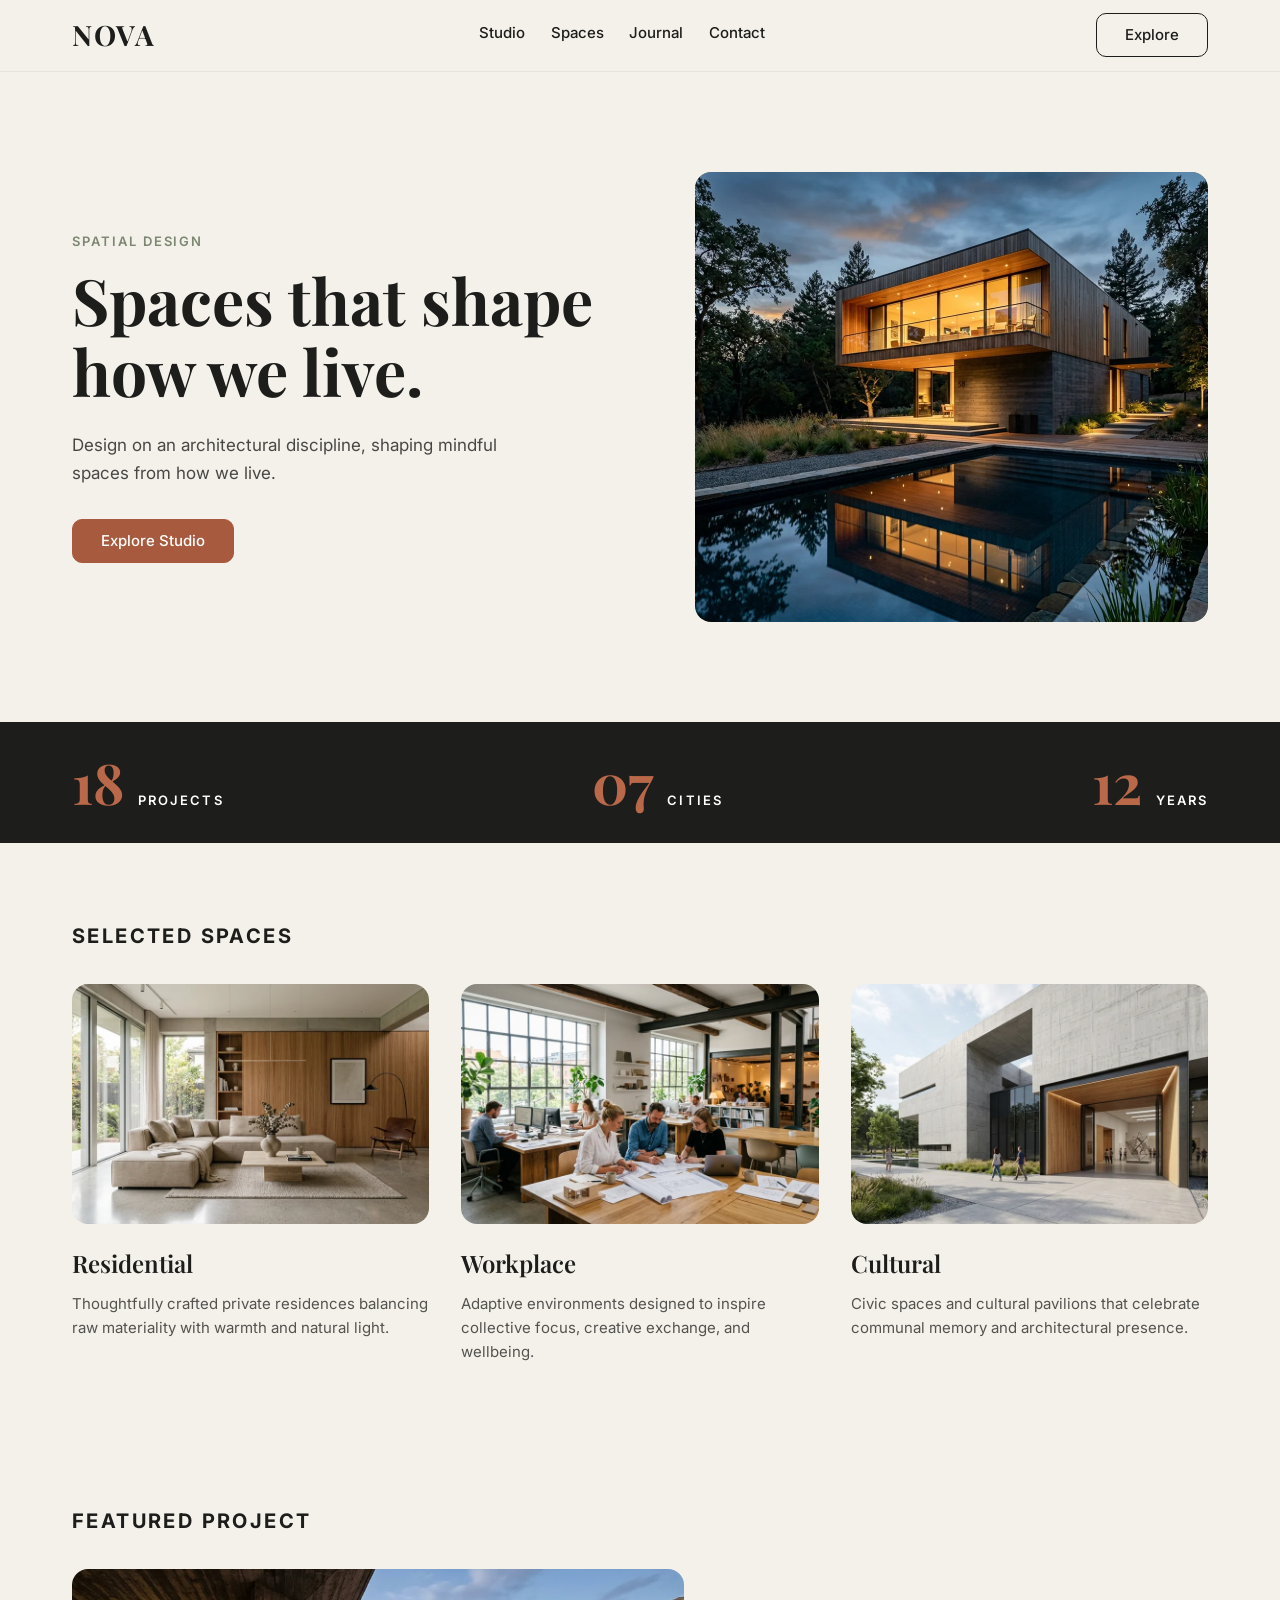
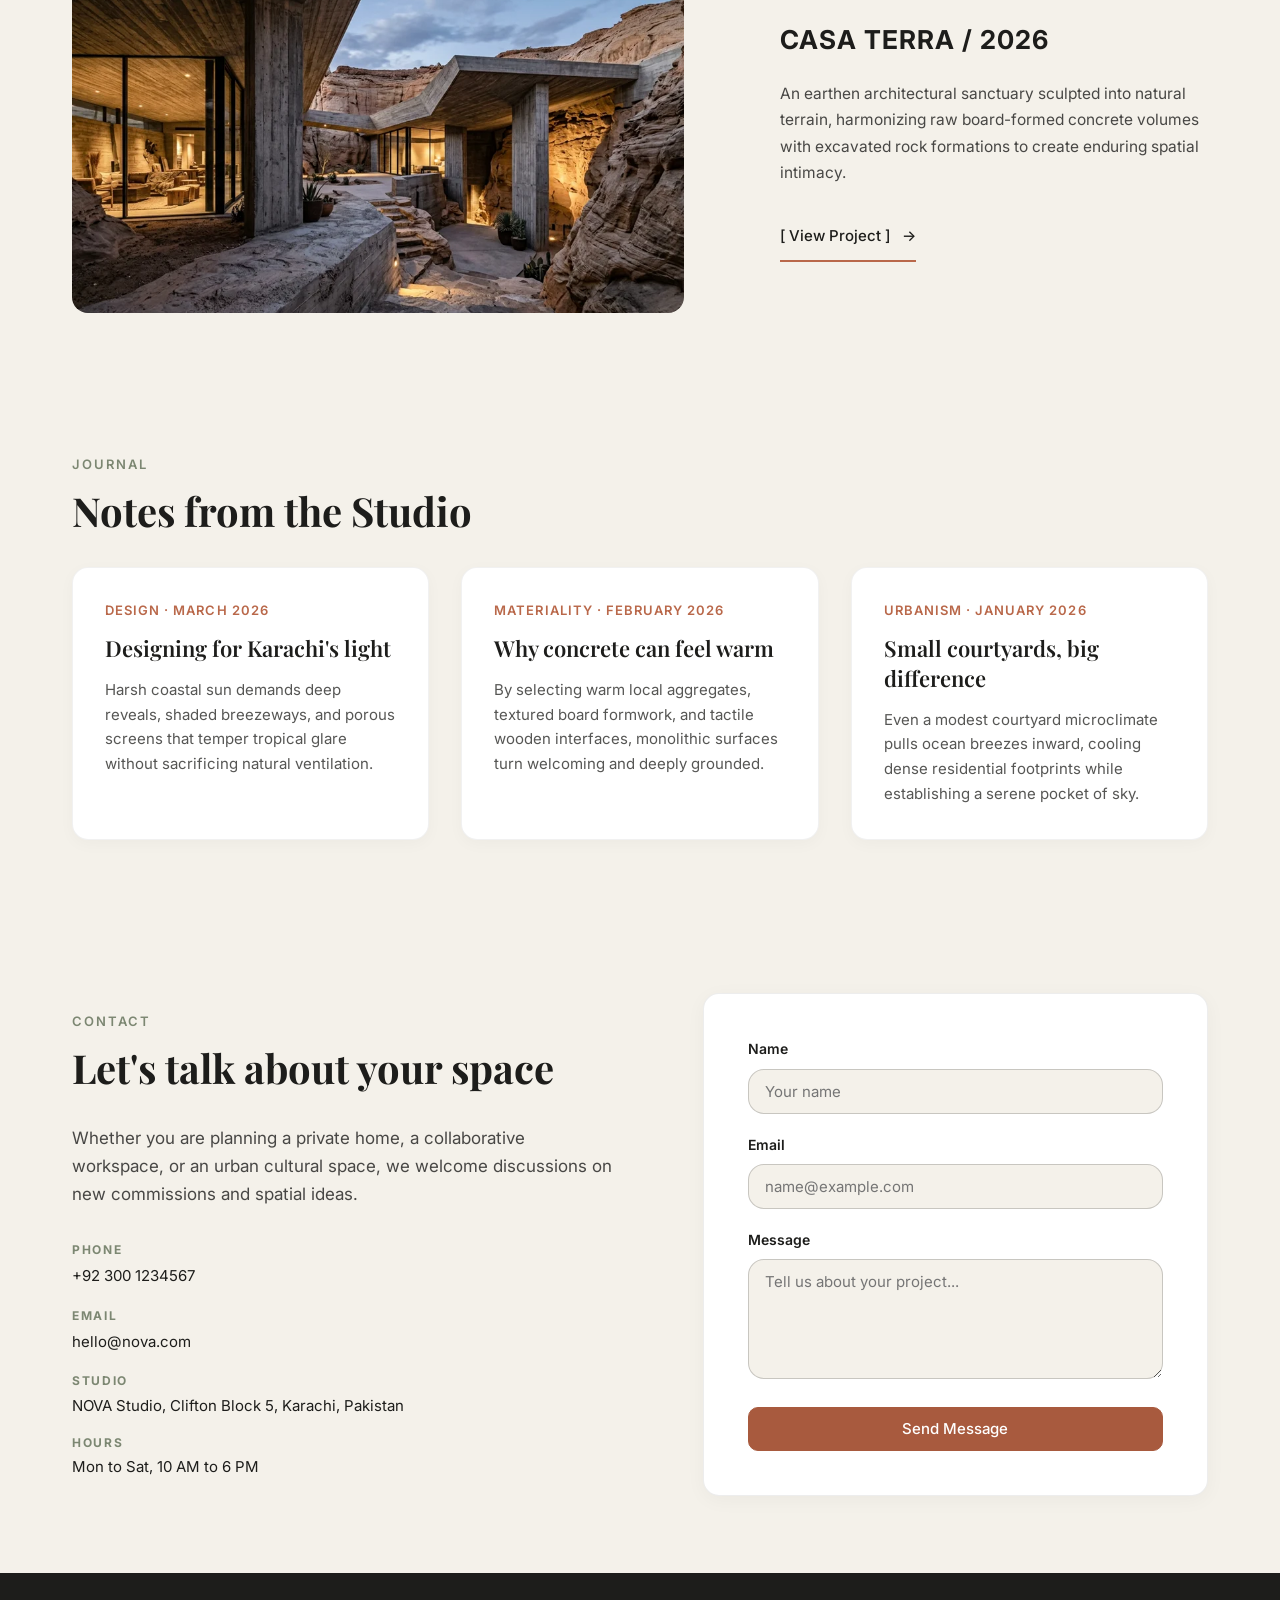
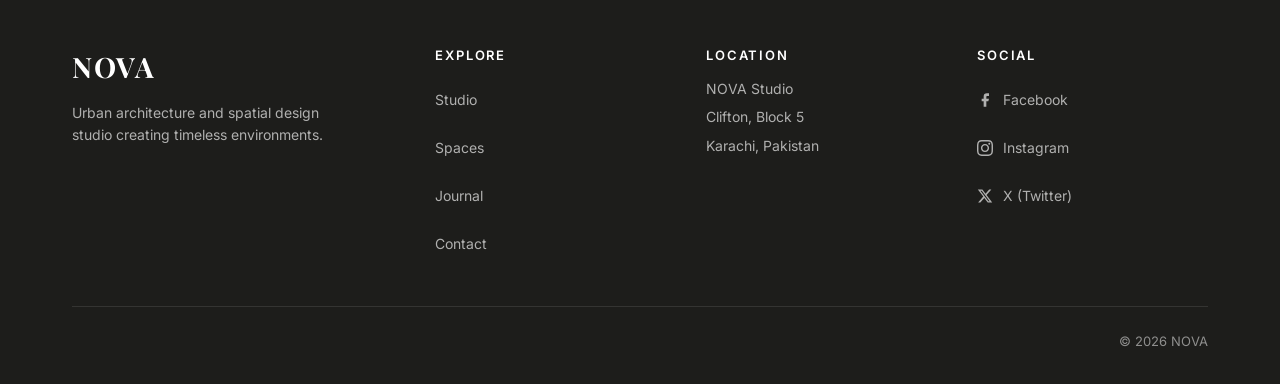
<file: project-1/index.html>
<!DOCTYPE html>
<html lang="en">
  <head>
    <meta charset="UTF-8">
    <meta name="viewport" content="width=device-width, initial-scale=1.0">
    <title>NOVA — Urban Architecture Studio</title>
    <meta name="description" content="NOVA is an urban architecture studio crafting spaces that shape how we live through refined spatial design, sustainable materiality, and contextual integrity.">

    <!-- Open Graph Metadata -->
    <meta property="og:title" content="NOVA — Urban Architecture Studio">
    <meta property="og:description" content="Spaces that shape how we live. Urban architecture and spatial design studio NOVA portfolio.">
    <meta property="og:type" content="website">
    <meta name="twitter:card" content="summary_large_image">

    <!-- Google Fonts -->
    <link rel="preconnect" href="https://fonts.googleapis.com">
    <link rel="preconnect" href="https://fonts.gstatic.com" crossorigin>
    <link href="https://fonts.googleapis.com/css2?family=Inter:wght@400;500;600;700&family=Playfair+Display:wght@600;700&display=swap" rel="stylesheet">

    <!-- Shared Stylesheet -->
    <link rel="stylesheet" href="css/style.css">

  </head>
  <body id="top">
    <!-- Header -->
    <header class="header">
      <div class="container header__inner">
        <a href="#top" class="header__logo" aria-label="NOVA Studio Homepage">NOVA</a>

        <nav class="nav" aria-label="Main Navigation">
          <ul class="nav__list">
            <li><a href="#studio" class="nav__link">Studio</a></li>
            <li><a href="#spaces" class="nav__link">Spaces</a></li>
            <li><a href="#journal" class="nav__link">Journal</a></li>
            <li><a href="#contact" class="nav__link">Contact</a></li>
          </ul>

          <div class="nav__action">
            <a href="#spaces" class="button button--outline nav__explore">Explore</a>
          </div>
        </nav>
      </div>
    </header>

    <!-- Main Content -->
    <main>
      <!-- Hero Section (Studio) -->
      <section id="studio" class="hero" aria-labelledby="hero-title">
        <div class="container hero__grid">
          <div class="hero__content">
            <p class="hero__eyebrow">SPATIAL DESIGN</p>
            <h1 id="hero-title" class="hero__title">
              <span class="hero__line">Spaces that shape</span>
              <span class="hero__line hero__line--second">how we live.</span>
            </h1>
            <p class="hero__description">
              Design on an architectural discipline, shaping mindful spaces from how we live.
            </p>
            <a href="#spaces" class="button button--primary">Explore Studio</a>
          </div>

          <div class="hero__media">
            <img
              src="images/hero.webp"
              alt="Modern minimalist concrete and timber residence at dusk with warm glowing interior"
              class="hero__image"
              width="1120"
              height="900"
            >
          </div>
        </div>
      </section>

      <!-- Stats Band -->
      <section class="stats" aria-label="Studio Statistics">
        <div class="container">
          <div class="stats__grid">
            <div class="stats__item">
              <span class="stats__number">18</span>
              <span class="stats__label">Projects</span>
            </div>
            <div class="stats__item">
              <span class="stats__number">07</span>
              <span class="stats__label">Cities</span>
            </div>
            <div class="stats__item">
              <span class="stats__number">12</span>
              <span class="stats__label">Years</span>
            </div>
          </div>
        </div>
      </section>

      <!-- Selected Spaces -->
      <section id="spaces" class="spaces" aria-labelledby="spaces-title">
        <div class="container">
          <h2 id="spaces-title" class="section-title">SELECTED SPACES</h2>

          <div class="spaces__grid">
            <!-- Card 1: Residential -->
            <article class="card">
              <figure class="card__media">
                <img
                  src="images/residential.webp"
                  alt="Minimalist living room with natural oak wall paneling and neutral furnishings"
                  class="card__image"
                  width="800"
                  height="500"
                  loading="lazy"
                >
              </figure>
              <h3 class="card__title">Residential</h3>
              <p class="card__description">
                Thoughtfully crafted private residences balancing raw materiality with warmth and natural light.
              </p>
            </article>

            <!-- Card 2: Workplace -->
            <article class="card">
              <figure class="card__media">
                <img
                  src="images/workplace.webp"
                  alt="Open-plan architectural studio workplace with collaborative wooden desks"
                  class="card__image"
                  width="800"
                  height="500"
                  loading="lazy"
                >
              </figure>
              <h3 class="card__title">Workplace</h3>
              <p class="card__description">
                Adaptive environments designed to inspire collective focus, creative exchange, and wellbeing.
              </p>
            </article>

            <!-- Card 3: Cultural -->
            <article class="card">
              <figure class="card__media">
                <img
                  src="images/cultural.webp"
                  alt="Monolithic cultural gallery with serene concrete walls and minimal timber doorway"
                  class="card__image"
                  width="800"
                  height="500"
                  loading="lazy"
                >
              </figure>
              <h3 class="card__title">Cultural</h3>
              <p class="card__description">
                Civic spaces and cultural pavilions that celebrate communal memory and architectural presence.
              </p>
            </article>
          </div>
        </div>
      </section>

      <!-- Featured Project -->
      <section class="featured" aria-labelledby="featured-title">
        <div class="container">
          <h2 id="featured-title" class="section-title">FEATURED PROJECT</h2>

          <div class="featured__grid">
            <figure class="featured__media">
              <img
                src="images/casa-terra.webp"
                alt="Casa Terra subterranean architectural concrete structure embedded in natural earth"
                class="featured__image"
                width="1100"
                height="520"
                loading="lazy"
              >
            </figure>

            <article class="featured__content">

              <h3 class="featured__title">CASA TERRA / 2026</h3>
              <p class="featured__description">
                An earthen architectural sanctuary sculpted into natural terrain, harmonizing raw board-formed concrete volumes with excavated rock formations to create enduring spatial intimacy.
              </p>
              <a href="#journal" class="link-arrow">
                [ View Project ]
                <span class="link-arrow__icon" aria-hidden="true">&rarr;</span>
              </a>
            </article>
          </div>
        </div>
      </section>

      <!-- Journal Section -->
      <section id="journal" class="journal" aria-labelledby="journal-title">
        <div class="container">
          <p class="section-kicker">JOURNAL</p>
          <h2 id="journal-title" class="section-title section-title--serif">Notes from the Studio</h2>

          <div class="journal__grid">
            <!-- Journal Card 1 -->
            <article class="card card--journal">
              <p class="card__meta">Design &middot; March 2026</p>
              <h3 class="card__title">Designing for Karachi's light</h3>
              <p class="card__description">
                Harsh coastal sun demands deep reveals, shaded breezeways, and porous screens that temper tropical glare without sacrificing natural ventilation.
              </p>
            </article>

            <!-- Journal Card 2 -->
            <article class="card card--journal">
              <p class="card__meta">Materiality &middot; February 2026</p>
              <h3 class="card__title">Why concrete can feel warm</h3>
              <p class="card__description">
                By selecting warm local aggregates, textured board formwork, and tactile wooden interfaces, monolithic surfaces turn welcoming and deeply grounded.
              </p>
            </article>

            <!-- Journal Card 3 -->
            <article class="card card--journal">
              <p class="card__meta">Urbanism &middot; January 2026</p>
              <h3 class="card__title">Small courtyards, big difference</h3>
              <p class="card__description">
                Even a modest courtyard microclimate pulls ocean breezes inward, cooling dense residential footprints while establishing a serene pocket of sky.
              </p>
            </article>
          </div>
        </div>
      </section>

      <!-- Contact Section -->
      <section id="contact" class="contact" aria-labelledby="contact-title">
        <div class="container">
          <div class="contact__grid">
            <!-- Left Column: Heading, Intro & Info -->
            <div class="contact__details">
              <p class="section-kicker">CONTACT</p>
              <h2 id="contact-title" class="section-title section-title--serif">Let's talk about your space</h2>
              <p class="contact__intro">
                Whether you are planning a private home, a collaborative workspace, or an urban cultural space, we welcome discussions on new commissions and spatial ideas.
              </p>

              <address class="contact__info">
                <div class="contact__item">
                  <span class="contact__item-label">Phone</span>
                  <span class="contact__item-value">
                    <a href="tel:+923001234567" class="contact__link">+92 300 1234567</a>
                  </span>
                </div>
                <div class="contact__item">
                  <span class="contact__item-label">Email</span>
                  <span class="contact__item-value">
                    <a href="mailto:hello@nova.com" class="contact__link">hello@nova.com</a>
                  </span>
                </div>
                <div class="contact__item">
                  <span class="contact__item-label">Studio</span>
                  <span class="contact__item-value">NOVA Studio, Clifton Block 5, Karachi, Pakistan</span>
                </div>
                <div class="contact__item">
                  <span class="contact__item-label">Hours</span>
                  <span class="contact__item-value">Mon to Sat, 10 AM to 6 PM</span>
                </div>
              </address>
            </div>

            <!-- Right Column: Visual Form Card -->
            <div class="contact__card">
              <form action="#" method="get" class="contact__form" novalidate>
                <div class="form__group">
                  <label for="contact-name" class="form__label">Name</label>
                  <input
                    type="text"
                    id="contact-name"
                    name="name"
                    class="form__input"
                    placeholder="Your name"
                    autocomplete="name"
                  >
                </div>

                <div class="form__group">
                  <label for="contact-email" class="form__label">Email</label>
                  <input
                    type="email"
                    id="contact-email"
                    name="email"
                    class="form__input"
                    placeholder="name@example.com"
                    autocomplete="email"
                  >
                </div>

                <div class="form__group">
                  <label for="contact-message" class="form__label">Message</label>
                  <textarea
                    id="contact-message"
                    name="message"
                    class="form__input form__textarea"
                    rows="4"
                    placeholder="Tell us about your project..."
                  ></textarea>
                </div>

                <div class="form__action">
                  <button type="submit" class="button button--primary button--full">Send Message</button>
                </div>
              </form>
            </div>
          </div>
        </div>
      </section>
    </main>

    <!-- Footer -->
    <footer class="footer">
      <div class="container">
        <div class="footer__grid">
          <!-- Column 1: Brand -->
          <div class="footer__brand">
            <a href="#top" class="footer__logo" aria-label="NOVA Studio Homepage">NOVA</a>
            <p class="footer__tagline">
              Urban architecture and spatial design studio creating timeless environments.
            </p>
          </div>

          <!-- Column 2: Explore -->
          <div class="footer__column">
            <h2 class="footer__heading">EXPLORE</h2>
            <ul class="footer__list">
              <li><a href="#studio" class="footer__link">Studio</a></li>
              <li><a href="#spaces" class="footer__link">Spaces</a></li>
              <li><a href="#journal" class="footer__link">Journal</a></li>
              <li><a href="#contact" class="footer__link">Contact</a></li>
            </ul>
          </div>

          <!-- Column 3: Location -->
          <div class="footer__column">
            <h2 class="footer__heading">LOCATION</h2>
            <address class="footer__address">
              <span class="footer__text">NOVA Studio</span>
              <span class="footer__text">Clifton, Block 5</span>
              <span class="footer__text">Karachi, Pakistan</span>
            </address>
          </div>

          <!-- Column 4: Social (External Sign-in Links) -->
          <div class="footer__column">
            <h2 class="footer__heading">SOCIAL</h2>
            <ul class="footer__social-list">
              <li>
                <a
                  href="https://www.facebook.com/login/"
                  target="_blank"
                  rel="noopener noreferrer"
                  class="footer__social-link"
                  aria-label="Sign in to Facebook in a new tab"
                >
                  <svg class="footer__social-icon" aria-hidden="true" viewBox="0 0 24 24">
                    <path d="M18 2h-3a5 5 0 0 0-5 5v3H7v4h3v8h4v-8h3l1-4h-4V7a1 1 0 0 1 1-1h3z"/>
                  </svg>
                  <span>Facebook</span>
                </a>
              </li>
              <li>
                <a
                  href="https://www.instagram.com/accounts/login/"
                  target="_blank"
                  rel="noopener noreferrer"
                  class="footer__social-link"
                  aria-label="Sign in to Instagram in a new tab"
                >
                  <svg class="footer__social-icon" aria-hidden="true" viewBox="0 0 24 24">
                    <path d="M12 2.163c3.204 0 3.584.012 4.85.07 3.252.148 4.771 1.691 4.919 4.919.058 1.265.069 1.645.069 4.849 0 3.205-.012 3.584-.069 4.849-.149 3.225-1.664 4.771-4.919 4.919-1.266.058-1.644.07-4.85.07-3.204 0-3.584-.012-4.849-.07-3.26-.149-4.771-1.699-4.919-4.92-.058-1.265-.07-1.644-.07-4.849 0-3.204.013-3.583.07-4.849.149-3.227 1.664-4.771 4.919-4.919 1.266-.057 1.645-.069 4.849-.069zm0-2.163c-3.259 0-3.667.014-4.947.072-4.358.2-6.78 2.618-6.98 6.98-.059 1.281-.073 1.689-.073 4.948 0 3.259.014 3.668.072 4.948.2 4.358 2.618 6.78 6.98 6.98 1.281.058 1.689.072 4.948.072 3.259 0 3.668-.014 4.948-.072 4.354-.2 6.782-2.618 6.979-6.98.059-1.28.073-1.689.073-4.948 0-3.259-.014-3.667-.072-4.947-.196-4.354-2.617-6.78-6.979-6.98-1.281-.059-1.69-.073-4.949-.073zm0 5.838c-3.403 0-6.162 2.759-6.162 6.162s2.759 6.163 6.162 6.163 6.162-2.759 6.162-6.163c0-3.403-2.759-6.162-6.162-6.162zm0 10.162c-2.209 0-4-1.79-4-4 0-2.209 1.791-4 4-4s4 1.791 4 4c0 2.21-1.791 4-4 4zm6.406-11.845c-.796 0-1.441.645-1.441 1.44s.645 1.44 1.441 1.44c.795 0 1.439-.645 1.439-1.44s-.644-1.44-1.439-1.44z"/>
                  </svg>
                  <span>Instagram</span>
                </a>
              </li>
              <li>
                <a
                  href="https://x.com/i/flow/login"
                  target="_blank"
                  rel="noopener noreferrer"
                  class="footer__social-link"
                  aria-label="Sign in to X in a new tab"
                >
                  <svg class="footer__social-icon" aria-hidden="true" viewBox="0 0 24 24">
                    <path d="M18.244 2.25h3.308l-7.227 8.26 8.502 11.24H16.17l-5.214-6.817L4.99 21.75H1.68l7.73-8.835L1.254 2.25H8.08l4.713 6.231zm-1.161 17.52h1.833L7.084 4.126H5.117z"/>
                  </svg>
                  <span>X (Twitter)</span>
                </a>
              </li>
            </ul>
          </div>
        </div>

        <div class="footer__bottom">
          <p class="footer__copyright">&copy; 2026 NOVA</p>
        </div>
      </div>
    </footer>
  </body>
</html>
</file>
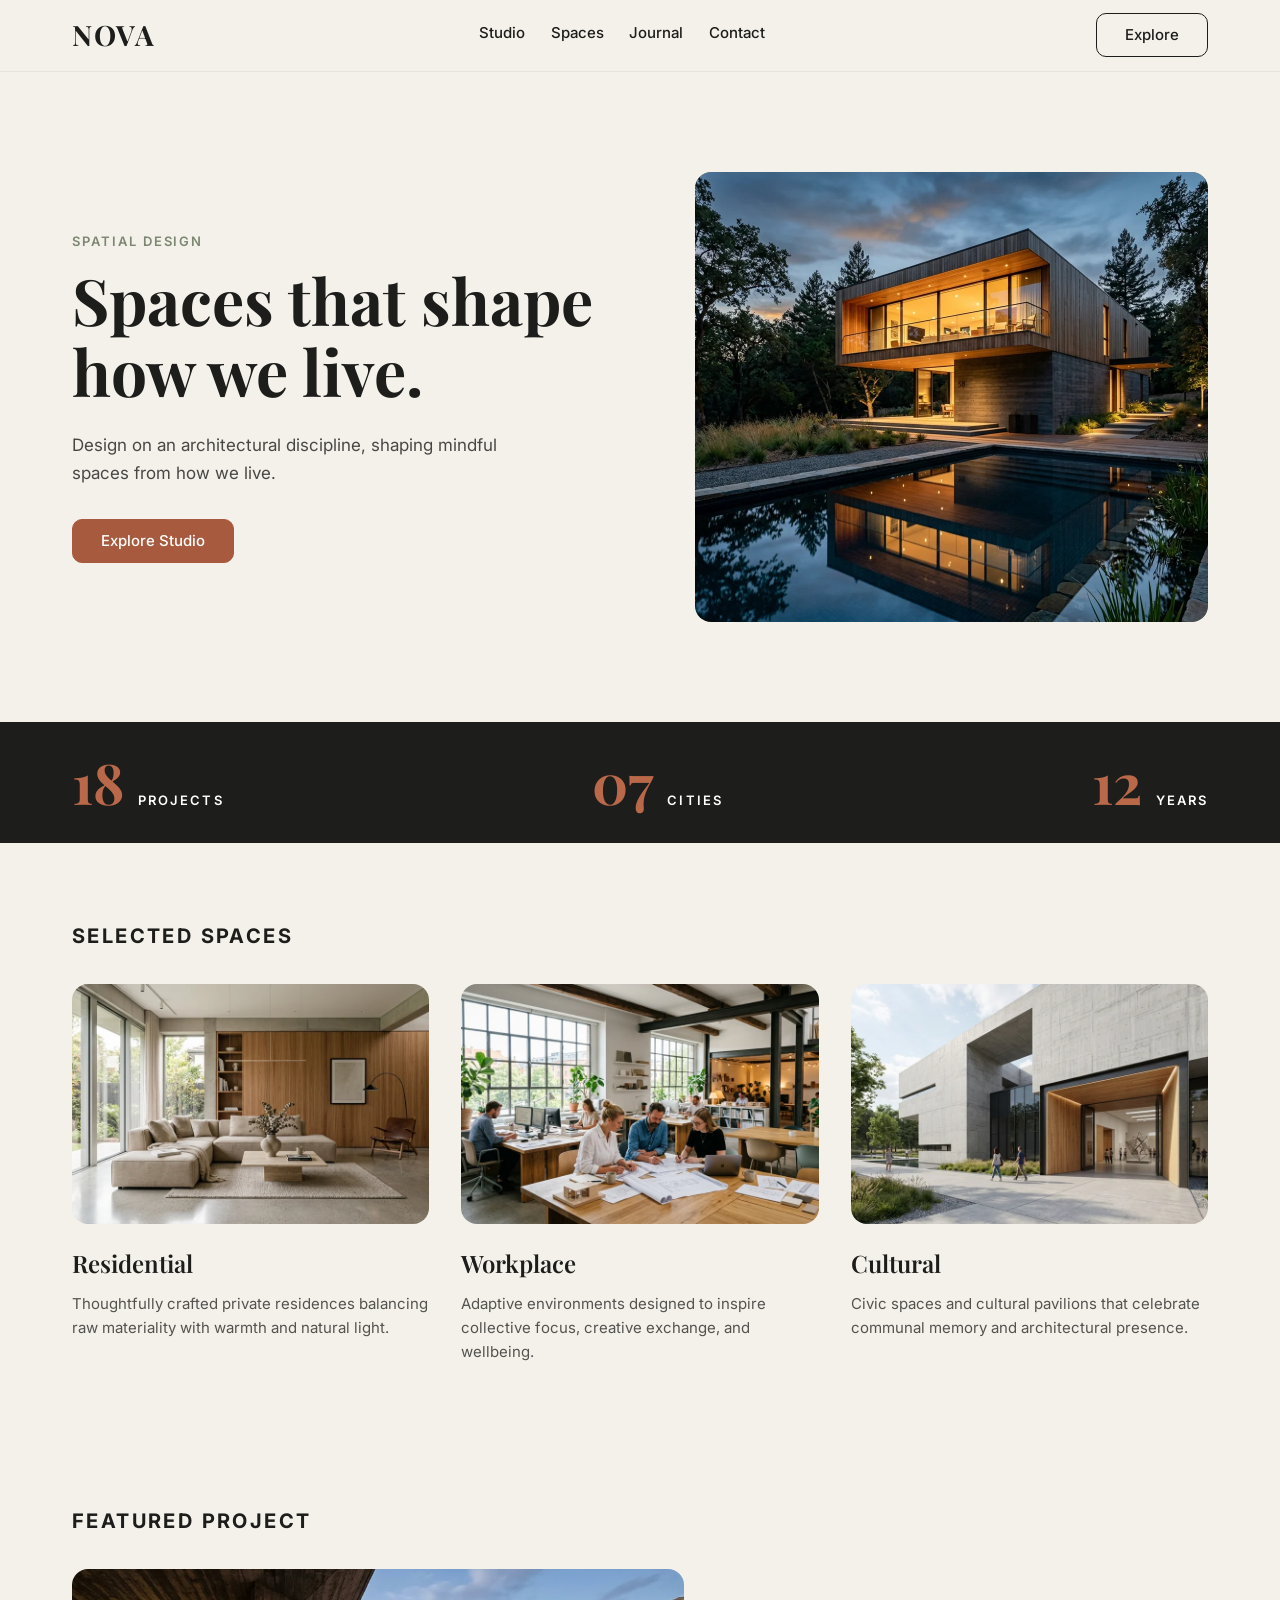
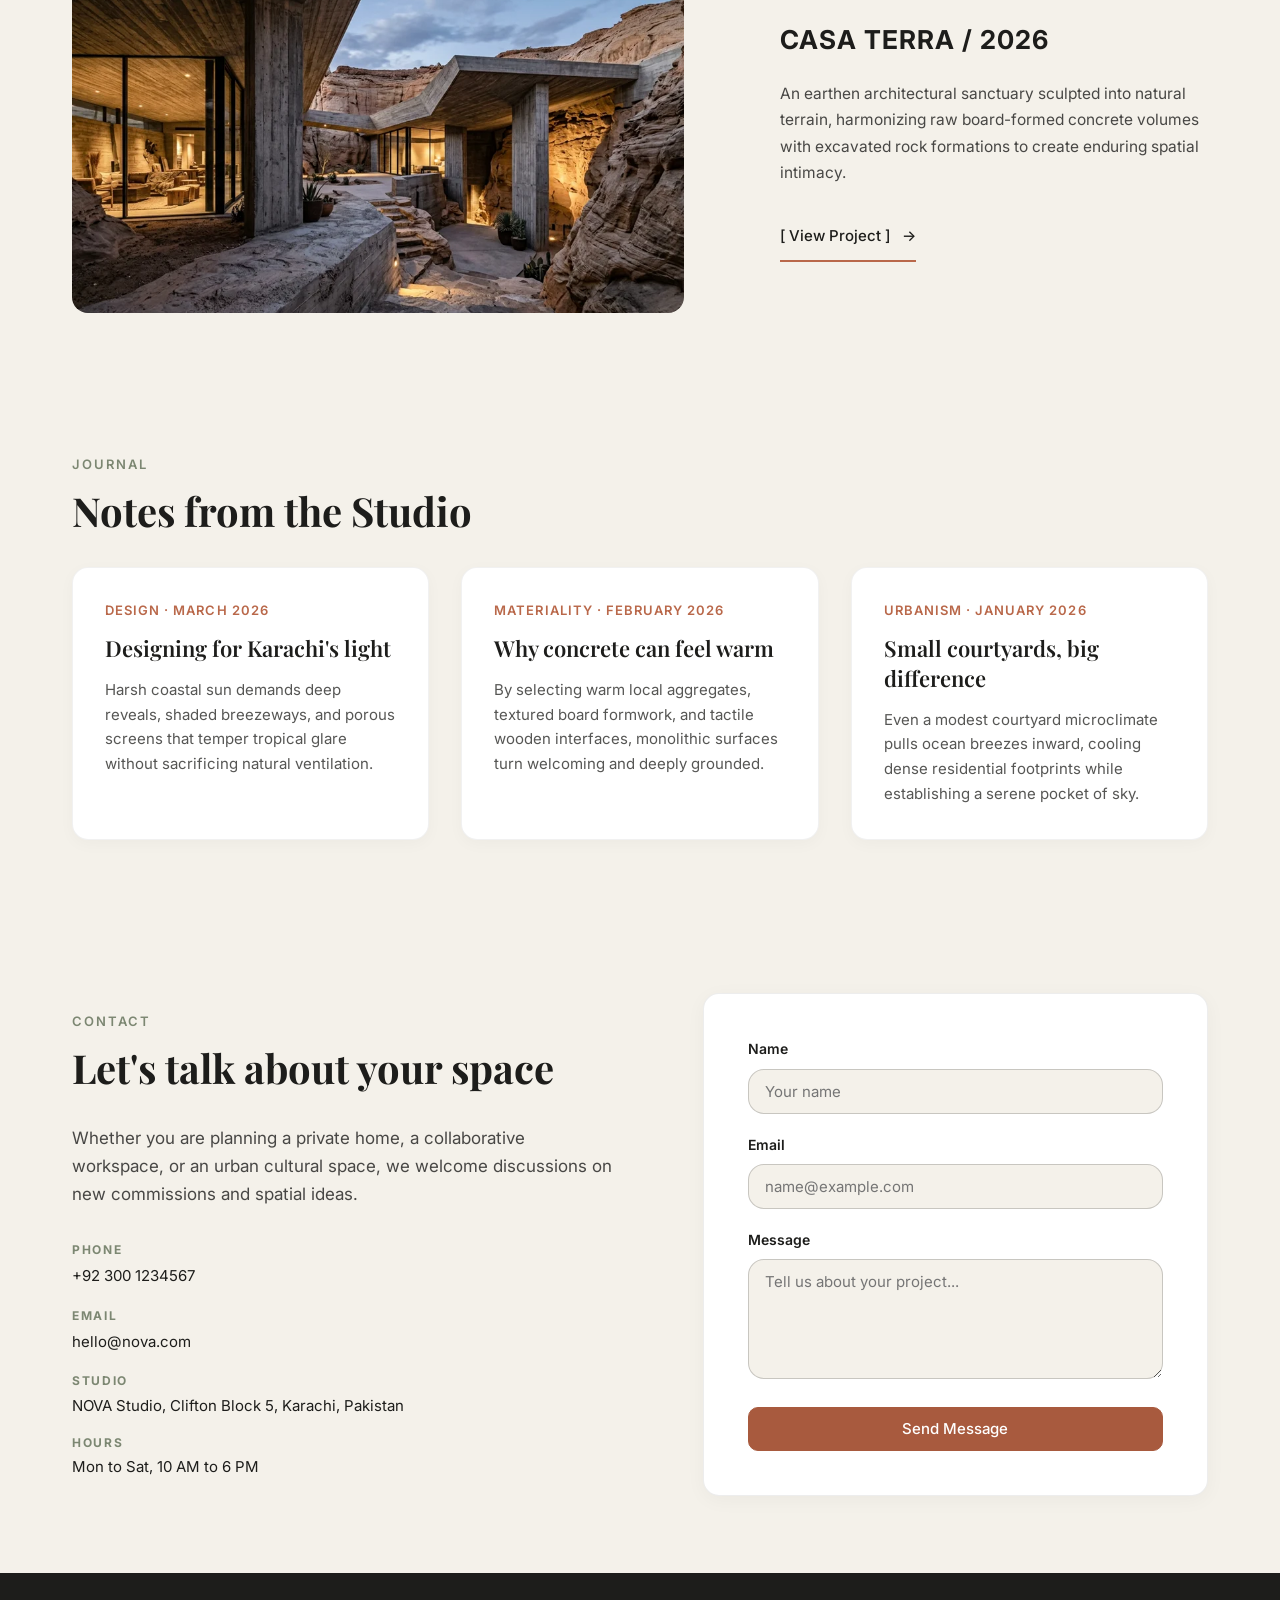
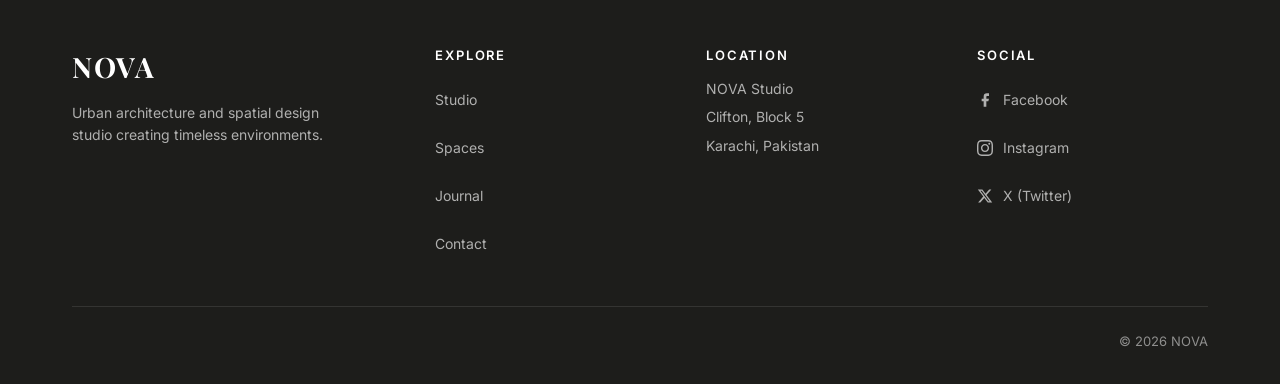
<file: project-2/index.html>
<!DOCTYPE html>
<html lang="en">
  <head>
    <meta charset="UTF-8">
    <meta name="viewport" content="width=device-width, initial-scale=1.0">
    <title>NOVA — Urban Architecture Studio</title>
    <meta name="description" content="NOVA is an urban architecture studio crafting spaces that shape how we live through refined spatial design, sustainable materiality, and contextual integrity.">

    <!-- Open Graph Metadata -->
    <meta property="og:title" content="NOVA — Urban Architecture Studio">
    <meta property="og:description" content="Spaces that shape how we live. Urban architecture and spatial design studio NOVA portfolio.">
    <meta property="og:type" content="website">
    <meta name="twitter:card" content="summary_large_image">

    <!-- Google Fonts -->
    <link rel="preconnect" href="https://fonts.googleapis.com">
    <link rel="preconnect" href="https://fonts.gstatic.com" crossorigin>
    <link href="https://fonts.googleapis.com/css2?family=Inter:wght@400;500;600;700&family=Playfair+Display:wght@600;700&display=swap" rel="stylesheet">

    <!-- Shared Stylesheet -->
    <link rel="stylesheet" href="css/style.css">

  </head>
  <body id="top">
    <!-- Header -->
    <header class="header">
      <div class="container header__inner">
        <a href="#top" class="header__logo" aria-label="NOVA Studio Homepage">NOVA</a>

        <!-- Hamburger button (below 768px): opens the popover menu, no JavaScript -->
        <button type="button" class="menu-button" popovertarget="site-menu" aria-label="Open menu">
          <svg class="menu-button__icon" aria-hidden="true" focusable="false" viewBox="0 0 24 24" fill="none" stroke="currentColor" stroke-width="2" stroke-linecap="round">
            <line x1="4" y1="6" x2="20" y2="6"/>
            <line x1="4" y1="12" x2="20" y2="12"/>
            <line x1="4" y1="18" x2="20" y2="18"/>
          </svg>
        </button>

        <!-- Popover menu: a panel on mobile, a normal inline menu from 768px up -->
        <div class="menu" id="site-menu" popover>
          <button type="button" class="menu__close" popovertarget="site-menu" popovertargetaction="hide" aria-label="Close menu">
            <svg class="menu-button__icon" aria-hidden="true" focusable="false" viewBox="0 0 24 24" fill="none" stroke="currentColor" stroke-width="2" stroke-linecap="round">
              <line x1="5" y1="5" x2="19" y2="19"/>
              <line x1="19" y1="5" x2="5" y2="19"/>
            </svg>
          </button>

          <nav class="nav" aria-label="Main Navigation">
            <ul class="nav__list">
              <li><a href="#studio" class="nav__link">Studio</a></li>
              <li><a href="#spaces" class="nav__link">Spaces</a></li>
              <li><a href="#journal" class="nav__link">Journal</a></li>
              <li><a href="#contact" class="nav__link">Contact</a></li>
            </ul>
  
            <div class="nav__action">
              <a href="#spaces" class="button button--outline nav__explore">Explore</a>
            </div>
          </nav>
        </div>
      </div>
    </header>

    <!-- Main Content -->
    <main>
      <!-- Hero Section (Studio) -->
      <section id="studio" class="hero" aria-labelledby="hero-title">
        <div class="container hero__grid">
          <div class="hero__content">
            <p class="hero__eyebrow">SPATIAL DESIGN</p>
            <h1 id="hero-title" class="hero__title">
              <span class="hero__line">Spaces that shape</span>
              <span class="hero__line hero__line--second">how we live.</span>
            </h1>
            <p class="hero__description">
              Design on an architectural discipline, shaping mindful spaces from how we live.
            </p>
            <a href="#spaces" class="button button--primary">Explore Studio</a>
          </div>

          <div class="hero__media">
            <img
              src="images/hero.webp"
              alt="Modern minimalist concrete and timber residence at dusk with warm glowing interior"
              class="hero__image"
              width="1120"
              height="900"
            >
          </div>
        </div>
      </section>

      <!-- Stats Band -->
      <section class="stats" aria-label="Studio Statistics">
        <div class="container">
          <div class="stats__grid">
            <div class="stats__item">
              <span class="stats__number">18</span>
              <span class="stats__label">Projects</span>
            </div>
            <div class="stats__item">
              <span class="stats__number">07</span>
              <span class="stats__label">Cities</span>
            </div>
            <div class="stats__item">
              <span class="stats__number">12</span>
              <span class="stats__label">Years</span>
            </div>
          </div>
        </div>
      </section>

      <!-- Selected Spaces -->
      <section id="spaces" class="spaces" aria-labelledby="spaces-title">
        <div class="container">
          <h2 id="spaces-title" class="section-title">SELECTED SPACES</h2>

          <div class="spaces__grid">
            <!-- Card 1: Residential -->
            <article class="card">
              <figure class="card__media">
                <img
                  src="images/residential.webp"
                  alt="Minimalist living room with natural oak wall paneling and neutral furnishings"
                  class="card__image"
                  width="800"
                  height="500"
                  loading="lazy"
                >
              </figure>
              <h3 class="card__title">Residential</h3>
              <p class="card__description">
                Thoughtfully crafted private residences balancing raw materiality with warmth and natural light.
              </p>
            </article>

            <!-- Card 2: Workplace -->
            <article class="card">
              <figure class="card__media">
                <img
                  src="images/workplace.webp"
                  alt="Open-plan architectural studio workplace with collaborative wooden desks"
                  class="card__image"
                  width="800"
                  height="500"
                  loading="lazy"
                >
              </figure>
              <h3 class="card__title">Workplace</h3>
              <p class="card__description">
                Adaptive environments designed to inspire collective focus, creative exchange, and wellbeing.
              </p>
            </article>

            <!-- Card 3: Cultural -->
            <article class="card">
              <figure class="card__media">
                <img
                  src="images/cultural.webp"
                  alt="Monolithic cultural gallery with serene concrete walls and minimal timber doorway"
                  class="card__image"
                  width="800"
                  height="500"
                  loading="lazy"
                >
              </figure>
              <h3 class="card__title">Cultural</h3>
              <p class="card__description">
                Civic spaces and cultural pavilions that celebrate communal memory and architectural presence.
              </p>
            </article>
          </div>
        </div>
      </section>

      <!-- Featured Project -->
      <section class="featured" aria-labelledby="featured-title">
        <div class="container">
          <h2 id="featured-title" class="section-title">FEATURED PROJECT</h2>

          <div class="featured__grid">
            <figure class="featured__media">
              <img
                src="images/casa-terra.webp"
                alt="Casa Terra subterranean architectural concrete structure embedded in natural earth"
                class="featured__image"
                width="1100"
                height="520"
                loading="lazy"
              >
            </figure>

            <article class="featured__content">

              <h3 class="featured__title">CASA TERRA / 2026</h3>
              <p class="featured__description">
                An earthen architectural sanctuary sculpted into natural terrain, harmonizing raw board-formed concrete volumes with excavated rock formations to create enduring spatial intimacy.
              </p>
              <a href="#journal" class="link-arrow">
                [ View Project ]
                <span class="link-arrow__icon" aria-hidden="true">&rarr;</span>
              </a>
            </article>
          </div>
        </div>
      </section>

      <!-- Journal Section -->
      <section id="journal" class="journal" aria-labelledby="journal-title">
        <div class="container">
          <p class="section-kicker">JOURNAL</p>
          <h2 id="journal-title" class="section-title section-title--serif">Notes from the Studio</h2>

          <div class="journal__grid">
            <!-- Journal Card 1 -->
            <article class="card card--journal">
              <p class="card__meta">Design &middot; March 2026</p>
              <h3 class="card__title">Designing for Karachi's light</h3>
              <p class="card__description">
                Harsh coastal sun demands deep reveals, shaded breezeways, and porous screens that temper tropical glare without sacrificing natural ventilation.
              </p>
            </article>

            <!-- Journal Card 2 -->
            <article class="card card--journal">
              <p class="card__meta">Materiality &middot; February 2026</p>
              <h3 class="card__title">Why concrete can feel warm</h3>
              <p class="card__description">
                By selecting warm local aggregates, textured board formwork, and tactile wooden interfaces, monolithic surfaces turn welcoming and deeply grounded.
              </p>
            </article>

            <!-- Journal Card 3 -->
            <article class="card card--journal">
              <p class="card__meta">Urbanism &middot; January 2026</p>
              <h3 class="card__title">Small courtyards, big difference</h3>
              <p class="card__description">
                Even a modest courtyard microclimate pulls ocean breezes inward, cooling dense residential footprints while establishing a serene pocket of sky.
              </p>
            </article>
          </div>
        </div>
      </section>

      <!-- Contact Section -->
      <section id="contact" class="contact" aria-labelledby="contact-title">
        <div class="container">
          <div class="contact__grid">
            <!-- Left Column: Heading, Intro & Info -->
            <div class="contact__details">
              <p class="section-kicker">CONTACT</p>
              <h2 id="contact-title" class="section-title section-title--serif">Let's talk about your space</h2>
              <p class="contact__intro">
                Whether you are planning a private home, a collaborative workspace, or an urban cultural space, we welcome discussions on new commissions and spatial ideas.
              </p>

              <address class="contact__info">
                <div class="contact__item">
                  <span class="contact__item-label">Phone</span>
                  <span class="contact__item-value">
                    <a href="tel:+923001234567" class="contact__link">+92 300 1234567</a>
                  </span>
                </div>
                <div class="contact__item">
                  <span class="contact__item-label">Email</span>
                  <span class="contact__item-value">
                    <a href="mailto:hello@nova.com" class="contact__link">hello@nova.com</a>
                  </span>
                </div>
                <div class="contact__item">
                  <span class="contact__item-label">Studio</span>
                  <span class="contact__item-value">NOVA Studio, Clifton Block 5, Karachi, Pakistan</span>
                </div>
                <div class="contact__item">
                  <span class="contact__item-label">Hours</span>
                  <span class="contact__item-value">Mon to Sat, 10 AM to 6 PM</span>
                </div>
              </address>
            </div>

            <!-- Right Column: Visual Form Card -->
            <div class="contact__card">
              <form action="#" method="get" class="contact__form" novalidate>
                <div class="form__group">
                  <label for="contact-name" class="form__label">Name</label>
                  <input
                    type="text"
                    id="contact-name"
                    name="name"
                    class="form__input"
                    placeholder="Your name"
                    autocomplete="name"
                  >
                </div>

                <div class="form__group">
                  <label for="contact-email" class="form__label">Email</label>
                  <input
                    type="email"
                    id="contact-email"
                    name="email"
                    class="form__input"
                    placeholder="name@example.com"
                    autocomplete="email"
                  >
                </div>

                <div class="form__group">
                  <label for="contact-message" class="form__label">Message</label>
                  <textarea
                    id="contact-message"
                    name="message"
                    class="form__input form__textarea"
                    rows="4"
                    placeholder="Tell us about your project..."
                  ></textarea>
                </div>

                <div class="form__action">
                  <button type="submit" class="button button--primary button--full">Send Message</button>
                </div>
              </form>
            </div>
          </div>
        </div>
      </section>
    </main>

    <!-- Footer -->
    <footer class="footer">
      <div class="container">
        <div class="footer__grid">
          <!-- Column 1: Brand -->
          <div class="footer__brand">
            <a href="#top" class="footer__logo" aria-label="NOVA Studio Homepage">NOVA</a>
            <p class="footer__tagline">
              Urban architecture and spatial design studio creating timeless environments.
            </p>
          </div>

          <!-- Column 2: Explore -->
          <div class="footer__column">
            <h2 class="footer__heading">EXPLORE</h2>
            <ul class="footer__list">
              <li><a href="#studio" class="footer__link">Studio</a></li>
              <li><a href="#spaces" class="footer__link">Spaces</a></li>
              <li><a href="#journal" class="footer__link">Journal</a></li>
              <li><a href="#contact" class="footer__link">Contact</a></li>
            </ul>
          </div>

          <!-- Column 3: Location -->
          <div class="footer__column">
            <h2 class="footer__heading">LOCATION</h2>
            <address class="footer__address">
              <span class="footer__text">NOVA Studio</span>
              <span class="footer__text">Clifton, Block 5</span>
              <span class="footer__text">Karachi, Pakistan</span>
            </address>
          </div>

          <!-- Column 4: Social (External Sign-in Links) -->
          <div class="footer__column">
            <h2 class="footer__heading">SOCIAL</h2>
            <ul class="footer__social-list">
              <li>
                <a
                  href="https://www.facebook.com/login/"
                  target="_blank"
                  rel="noopener noreferrer"
                  class="footer__social-link"
                  aria-label="Sign in to Facebook in a new tab"
                >
                  <svg class="footer__social-icon" aria-hidden="true" viewBox="0 0 24 24">
                    <path d="M18 2h-3a5 5 0 0 0-5 5v3H7v4h3v8h4v-8h3l1-4h-4V7a1 1 0 0 1 1-1h3z"/>
                  </svg>
                  <span>Facebook</span>
                </a>
              </li>
              <li>
                <a
                  href="https://www.instagram.com/accounts/login/"
                  target="_blank"
                  rel="noopener noreferrer"
                  class="footer__social-link"
                  aria-label="Sign in to Instagram in a new tab"
                >
                  <svg class="footer__social-icon" aria-hidden="true" viewBox="0 0 24 24">
                    <path d="M12 2.163c3.204 0 3.584.012 4.85.07 3.252.148 4.771 1.691 4.919 4.919.058 1.265.069 1.645.069 4.849 0 3.205-.012 3.584-.069 4.849-.149 3.225-1.664 4.771-4.919 4.919-1.266.058-1.644.07-4.85.07-3.204 0-3.584-.012-4.849-.07-3.26-.149-4.771-1.699-4.919-4.92-.058-1.265-.07-1.644-.07-4.849 0-3.204.013-3.583.07-4.849.149-3.227 1.664-4.771 4.919-4.919 1.266-.057 1.645-.069 4.849-.069zm0-2.163c-3.259 0-3.667.014-4.947.072-4.358.2-6.78 2.618-6.98 6.98-.059 1.281-.073 1.689-.073 4.948 0 3.259.014 3.668.072 4.948.2 4.358 2.618 6.78 6.98 6.98 1.281.058 1.689.072 4.948.072 3.259 0 3.668-.014 4.948-.072 4.354-.2 6.782-2.618 6.979-6.98.059-1.28.073-1.689.073-4.948 0-3.259-.014-3.667-.072-4.947-.196-4.354-2.617-6.78-6.979-6.98-1.281-.059-1.69-.073-4.949-.073zm0 5.838c-3.403 0-6.162 2.759-6.162 6.162s2.759 6.163 6.162 6.163 6.162-2.759 6.162-6.163c0-3.403-2.759-6.162-6.162-6.162zm0 10.162c-2.209 0-4-1.79-4-4 0-2.209 1.791-4 4-4s4 1.791 4 4c0 2.21-1.791 4-4 4zm6.406-11.845c-.796 0-1.441.645-1.441 1.44s.645 1.44 1.441 1.44c.795 0 1.439-.645 1.439-1.44s-.644-1.44-1.439-1.44z"/>
                  </svg>
                  <span>Instagram</span>
                </a>
              </li>
              <li>
                <a
                  href="https://x.com/i/flow/login"
                  target="_blank"
                  rel="noopener noreferrer"
                  class="footer__social-link"
                  aria-label="Sign in to X in a new tab"
                >
                  <svg class="footer__social-icon" aria-hidden="true" viewBox="0 0 24 24">
                    <path d="M18.244 2.25h3.308l-7.227 8.26 8.502 11.24H16.17l-5.214-6.817L4.99 21.75H1.68l7.73-8.835L1.254 2.25H8.08l4.713 6.231zm-1.161 17.52h1.833L7.084 4.126H5.117z"/>
                  </svg>
                  <span>X (Twitter)</span>
                </a>
              </li>
            </ul>
          </div>
        </div>

        <div class="footer__bottom">
          <p class="footer__copyright">&copy; 2026 NOVA</p>
        </div>
      </div>
    </footer>
  </body>
</html>
</file>
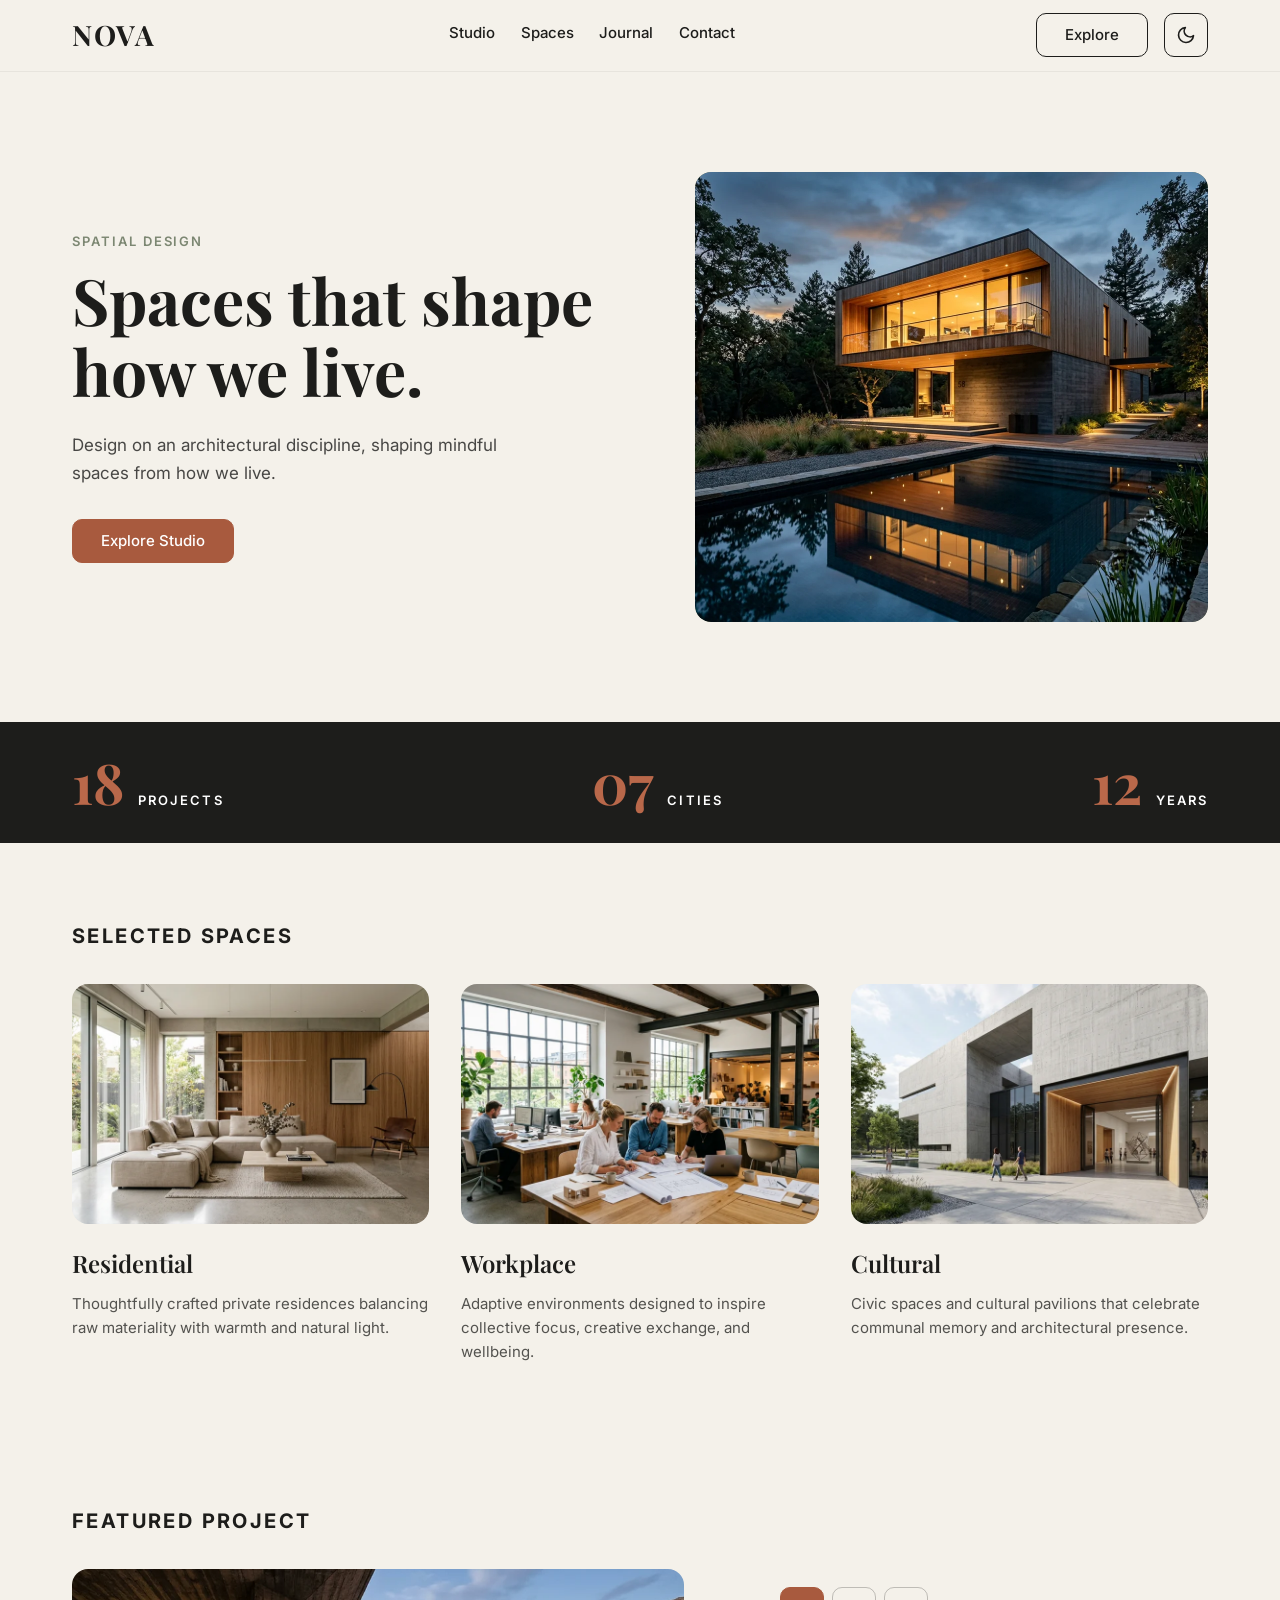
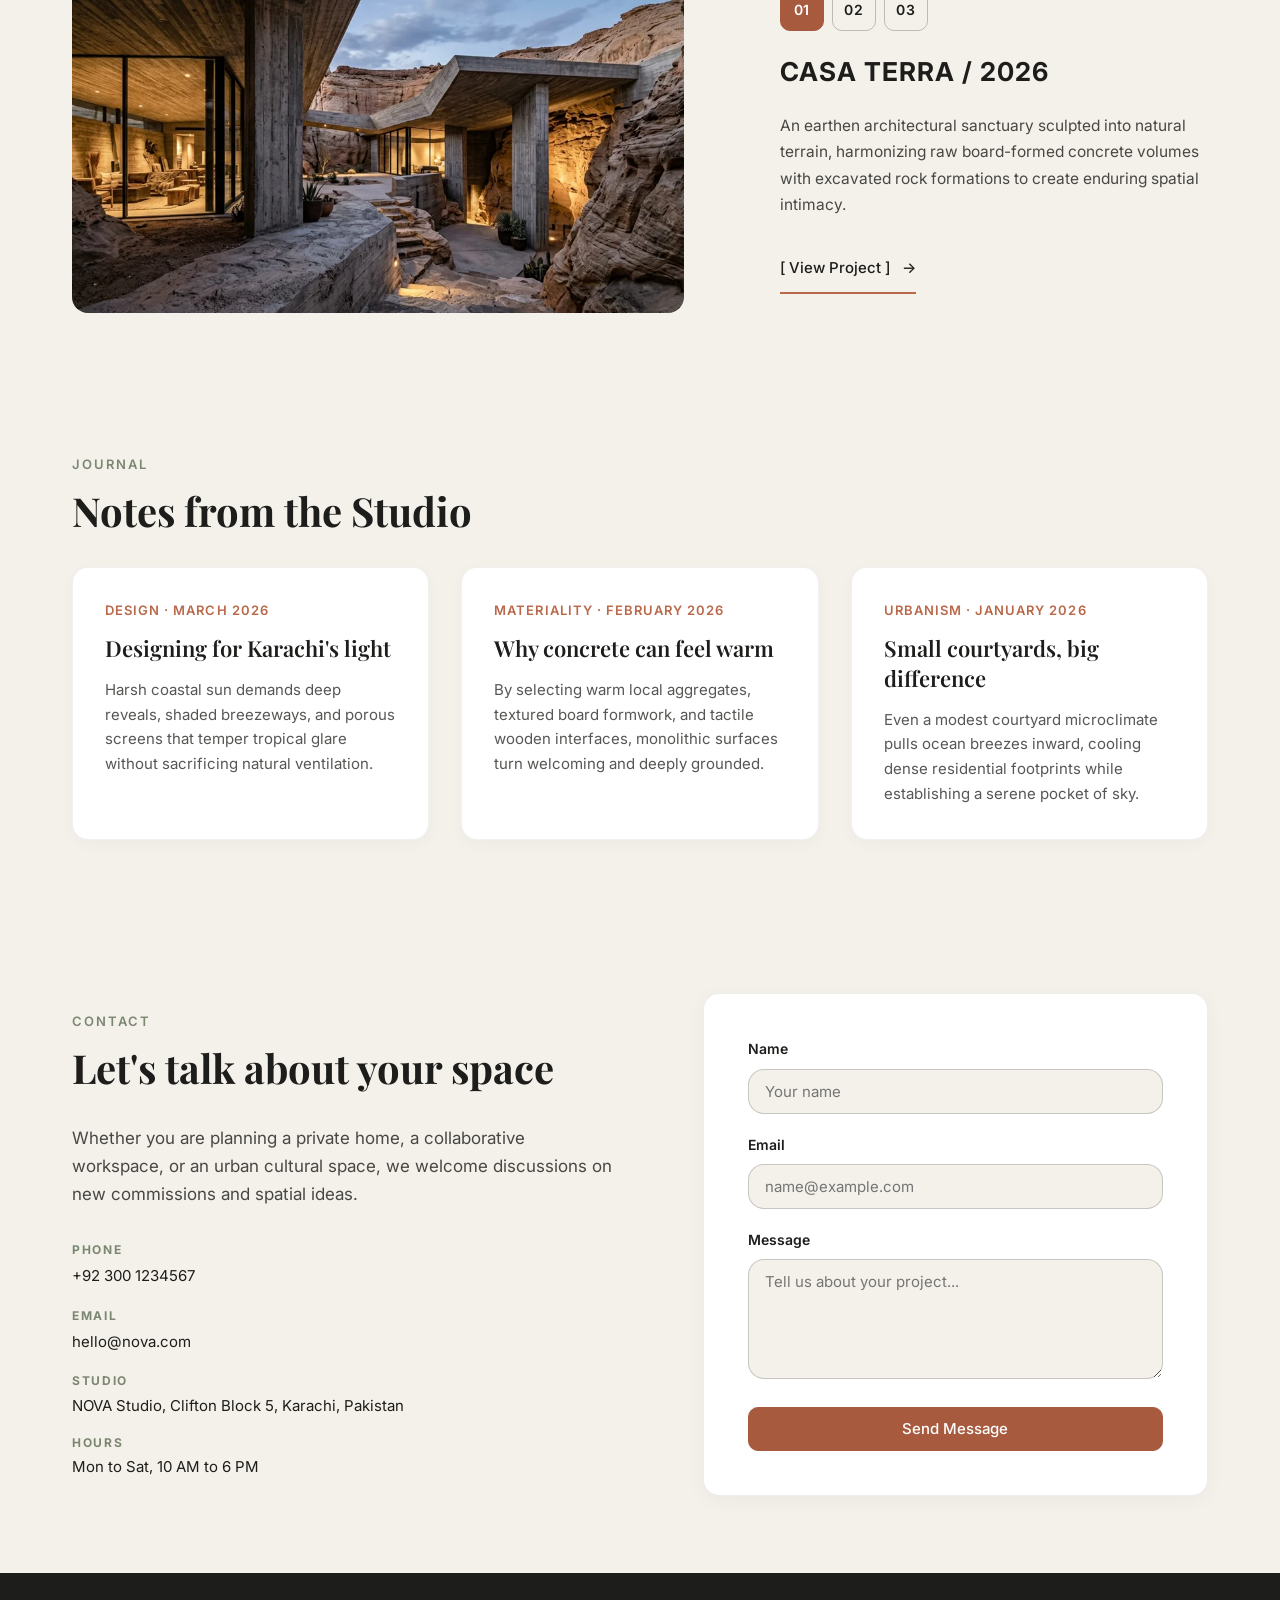
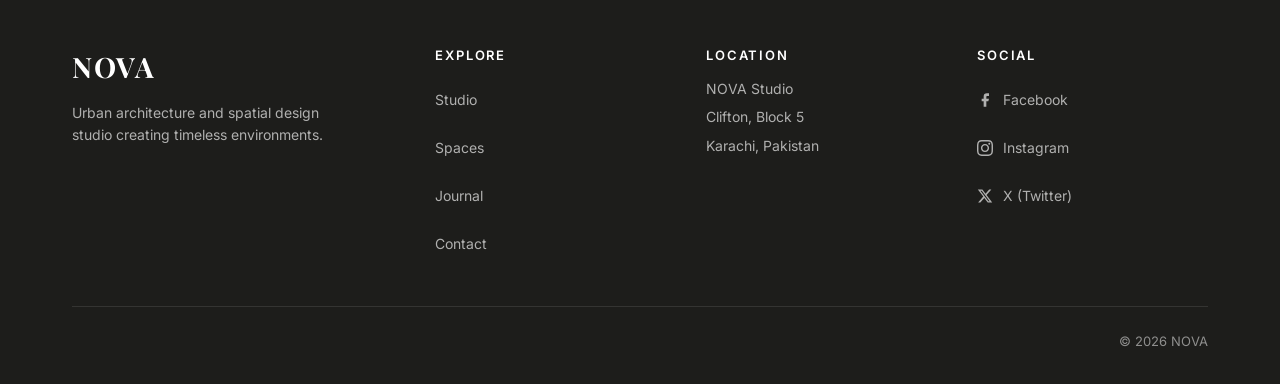
<file: project-3/index.html>
<!DOCTYPE html>
<html lang="en">
  <head>
    <meta charset="UTF-8">
    <meta name="viewport" content="width=device-width, initial-scale=1.0">
    <title>NOVA — Urban Architecture Studio</title>
    <meta name="description" content="NOVA is an urban architecture studio crafting spaces that shape how we live through refined spatial design, sustainable materiality, and contextual integrity.">

    <!-- Open Graph Metadata -->
    <meta property="og:title" content="NOVA — Urban Architecture Studio">
    <meta property="og:description" content="Spaces that shape how we live. Urban architecture and spatial design studio NOVA portfolio.">
    <meta property="og:type" content="website">
    <meta name="twitter:card" content="summary_large_image">

    <!-- Google Fonts -->
    <link rel="preconnect" href="https://fonts.googleapis.com">
    <link rel="preconnect" href="https://fonts.gstatic.com" crossorigin>
    <link href="https://fonts.googleapis.com/css2?family=Inter:wght@400;500;600;700&family=Playfair+Display:wght@600;700&display=swap" rel="stylesheet">

    <!-- Shared Stylesheet -->
    <link rel="stylesheet" href="css/style.css">

    <!-- Theme Mode Script -->
    <script src="js/script.js" defer></script>
  </head>
  <body id="top">
    <!-- Header -->
    <header class="header">
      <div class="container header__inner">
        <a href="#top" class="header__logo" aria-label="NOVA Studio Homepage">NOVA</a>

        <!-- Unified Navigation Panel -->
        <nav id="nav-menu" class="nav js-nav" aria-label="Main Navigation">
          <ul class="nav__list">
            <li><a href="#studio" class="nav__link js-nav-link">Studio</a></li>
            <li><a href="#spaces" class="nav__link js-nav-link">Spaces</a></li>
            <li><a href="#journal" class="nav__link js-nav-link">Journal</a></li>
            <li><a href="#contact" class="nav__link js-nav-link">Contact</a></li>
          </ul>

          <div class="nav__action">
            <a href="#spaces" class="button button--outline nav__explore js-nav-link">Explore</a>
          </div>
        </nav>

        <div class="header__action">
          <!-- Theme Mode Toggle -->
          <button
            type="button"
            class="theme-toggle js-theme-toggle"
            aria-label="Switch to dark mode"
            aria-pressed="false"
          >
            <svg class="theme-toggle__icon theme-toggle__icon--moon" aria-hidden="true" viewBox="0 0 24 24" fill="none" stroke="currentColor" stroke-width="2" stroke-linecap="round" stroke-linejoin="round">
              <path d="M21 12.79A9 9 0 1 1 11.21 3 7 7 0 0 0 21 12.79z"></path>
            </svg>
            <svg class="theme-toggle__icon theme-toggle__icon--sun" aria-hidden="true" viewBox="0 0 24 24" fill="none" stroke="currentColor" stroke-width="2" stroke-linecap="round" stroke-linejoin="round">
              <circle cx="12" cy="12" r="5"></circle>
              <line x1="12" y1="1" x2="12" y2="3"></line>
              <line x1="12" y1="21" x2="12" y2="23"></line>
              <line x1="4.22" y1="4.22" x2="5.64" y2="5.64"></line>
              <line x1="18.36" y1="18.36" x2="19.78" y2="19.78"></line>
              <line x1="1" y1="12" x2="3" y2="12"></line>
              <line x1="21" y1="12" x2="23" y2="12"></line>
              <line x1="4.22" y1="19.78" x2="5.64" y2="18.36"></line>
              <line x1="18.36" y1="5.64" x2="19.78" y2="4.22"></line>
            </svg>
          </button>

          <!-- Hamburger Button (Below 768px) -->
          <button
            type="button"
            class="menu-button js-menu-button"
            aria-label="Open menu"
            aria-expanded="false"
            aria-controls="nav-menu"
          >
            <svg class="menu-button__icon" aria-hidden="true" viewBox="0 0 24 24" fill="none" stroke="currentColor" stroke-width="2" stroke-linecap="round">
              <line class="menu-button__line menu-button__line--top" x1="4" y1="6" x2="20" y2="6"/>
              <line class="menu-button__line menu-button__line--middle" x1="4" y1="12" x2="20" y2="12"/>
              <line class="menu-button__line menu-button__line--bottom" x1="4" y1="18" x2="20" y2="18"/>
            </svg>
          </button>
        </div>
      </div>
    </header>

    <!-- Main Content -->
    <main>
      <!-- Hero Section (Studio) -->
      <section id="studio" class="hero" aria-labelledby="hero-title">
        <div class="container hero__grid">
          <div class="hero__content">
            <p class="hero__eyebrow">SPATIAL DESIGN</p>
            <h1 id="hero-title" class="hero__title">
              <span class="hero__line">Spaces that shape</span>
              <span class="hero__line hero__line--second">how we live.</span>
            </h1>
            <p class="hero__description">
              Design on an architectural discipline, shaping mindful spaces from how we live.
            </p>
            <a href="#spaces" class="button button--primary">Explore Studio</a>
          </div>

          <div class="hero__media">
            <img
              src="images/hero.webp"
              alt="Modern minimalist concrete and timber residence at dusk with warm glowing interior"
              class="hero__image"
              width="1120"
              height="900"
            >
          </div>
        </div>
      </section>

      <!-- Stats Band -->
      <section class="stats" aria-label="Studio Statistics">
        <div class="container">
          <div class="stats__grid">
            <div class="stats__item">
              <span class="stats__number">18</span>
              <span class="stats__label">Projects</span>
            </div>
            <div class="stats__item">
              <span class="stats__number">07</span>
              <span class="stats__label">Cities</span>
            </div>
            <div class="stats__item">
              <span class="stats__number">12</span>
              <span class="stats__label">Years</span>
            </div>
          </div>
        </div>
      </section>

      <!-- Selected Spaces -->
      <section id="spaces" class="spaces" aria-labelledby="spaces-title">
        <div class="container">
          <h2 id="spaces-title" class="section-title">SELECTED SPACES</h2>

          <div class="spaces__grid">
            <!-- Card 1: Residential -->
            <article class="card">
              <figure class="card__media">
                <img
                  src="images/residential.webp"
                  alt="Minimalist living room with natural oak wall paneling and neutral furnishings"
                  class="card__image"
                  width="800"
                  height="500"
                  loading="lazy"
                >
              </figure>
              <h3 class="card__title">Residential</h3>
              <p class="card__description">
                Thoughtfully crafted private residences balancing raw materiality with warmth and natural light.
              </p>
            </article>

            <!-- Card 2: Workplace -->
            <article class="card">
              <figure class="card__media">
                <img
                  src="images/workplace.webp"
                  alt="Open-plan architectural studio workplace with collaborative wooden desks"
                  class="card__image"
                  width="800"
                  height="500"
                  loading="lazy"
                >
              </figure>
              <h3 class="card__title">Workplace</h3>
              <p class="card__description">
                Adaptive environments designed to inspire collective focus, creative exchange, and wellbeing.
              </p>
            </article>

            <!-- Card 3: Cultural -->
            <article class="card">
              <figure class="card__media">
                <img
                  src="images/cultural.webp"
                  alt="Monolithic cultural gallery with serene concrete walls and minimal timber doorway"
                  class="card__image"
                  width="800"
                  height="500"
                  loading="lazy"
                >
              </figure>
              <h3 class="card__title">Cultural</h3>
              <p class="card__description">
                Civic spaces and cultural pavilions that celebrate communal memory and architectural presence.
              </p>
            </article>
          </div>
        </div>
      </section>

      <!-- Featured Project -->
      <section class="featured" aria-labelledby="featured-title">
        <div class="container">
          <h2 id="featured-title" class="section-title">FEATURED PROJECT</h2>

          <div class="featured__grid">
            <figure class="featured__media js-featured-media">
              <img
                src="images/casa-terra.webp"
                alt="Casa Terra subterranean architectural concrete structure embedded in natural earth"
                class="featured__image js-featured-image"
                width="1100"
                height="520"
                loading="lazy"
              >
            </figure>

            <article class="featured__content js-featured-content" aria-live="polite">
              <div class="featured__pager" role="group" aria-label="Featured projects">
                <button
                  type="button"
                  class="featured__dot js-featured-button is-active"
                  aria-label="Show featured project 1"
                  aria-current="true"
                  data-project-index="0"
                >01</button>
                <button
                  type="button"
                  class="featured__dot js-featured-button"
                  aria-label="Show featured project 2"
                  data-project-index="1"
                >02</button>
                <button
                  type="button"
                  class="featured__dot js-featured-button"
                  aria-label="Show featured project 3"
                  data-project-index="2"
                >03</button>
              </div>

              <h3 class="featured__title js-featured-title">CASA TERRA / 2026</h3>
              <p class="featured__description js-featured-description">
                An earthen architectural sanctuary sculpted into natural terrain, harmonizing raw board-formed concrete volumes with excavated rock formations to create enduring spatial intimacy.
              </p>
              <a href="#journal" class="link-arrow">
                [ View Project ]
                <span class="link-arrow__icon" aria-hidden="true">&rarr;</span>
              </a>
            </article>
          </div>
        </div>
      </section>

      <!-- Journal Section -->
      <section id="journal" class="journal" aria-labelledby="journal-title">
        <div class="container">
          <p class="section-kicker">JOURNAL</p>
          <h2 id="journal-title" class="section-title section-title--serif">Notes from the Studio</h2>

          <div class="journal__grid">
            <!-- Journal Card 1 -->
            <article class="card card--journal">
              <p class="card__meta">Design &middot; March 2026</p>
              <h3 class="card__title">Designing for Karachi's light</h3>
              <p class="card__description">
                Harsh coastal sun demands deep reveals, shaded breezeways, and porous screens that temper tropical glare without sacrificing natural ventilation.
              </p>
            </article>

            <!-- Journal Card 2 -->
            <article class="card card--journal">
              <p class="card__meta">Materiality &middot; February 2026</p>
              <h3 class="card__title">Why concrete can feel warm</h3>
              <p class="card__description">
                By selecting warm local aggregates, textured board formwork, and tactile wooden interfaces, monolithic surfaces turn welcoming and deeply grounded.
              </p>
            </article>

            <!-- Journal Card 3 -->
            <article class="card card--journal">
              <p class="card__meta">Urbanism &middot; January 2026</p>
              <h3 class="card__title">Small courtyards, big difference</h3>
              <p class="card__description">
                Even a modest courtyard microclimate pulls ocean breezes inward, cooling dense residential footprints while establishing a serene pocket of sky.
              </p>
            </article>
          </div>
        </div>
      </section>

      <!-- Contact Section -->
      <section id="contact" class="contact" aria-labelledby="contact-title">
        <div class="container">
          <div class="contact__grid">
            <!-- Left Column: Heading, Intro & Info -->
            <div class="contact__details">
              <p class="section-kicker">CONTACT</p>
              <h2 id="contact-title" class="section-title section-title--serif">Let's talk about your space</h2>
              <p class="contact__intro">
                Whether you are planning a private home, a collaborative workspace, or an urban cultural space, we welcome discussions on new commissions and spatial ideas.
              </p>

              <address class="contact__info">
                <div class="contact__item">
                  <span class="contact__item-label">Phone</span>
                  <span class="contact__item-value">
                    <a href="tel:+923001234567" class="contact__link">+92 300 1234567</a>
                  </span>
                </div>
                <div class="contact__item">
                  <span class="contact__item-label">Email</span>
                  <span class="contact__item-value">
                    <a href="mailto:hello@nova.com" class="contact__link">hello@nova.com</a>
                  </span>
                </div>
                <div class="contact__item">
                  <span class="contact__item-label">Studio</span>
                  <span class="contact__item-value">NOVA Studio, Clifton Block 5, Karachi, Pakistan</span>
                </div>
                <div class="contact__item">
                  <span class="contact__item-label">Hours</span>
                  <span class="contact__item-value">Mon to Sat, 10 AM to 6 PM</span>
                </div>
              </address>
            </div>

            <!-- Right Column: Visual Form Card -->
            <div class="contact__card">
              <form action="#" method="post" class="contact__form js-contact-form" novalidate>
                <div class="form__group">
                  <label for="contact-name" class="form__label">Name</label>
                  <input
                    type="text"
                    id="contact-name"
                    name="name"
                    class="form__input js-input-name"
                    placeholder="Your name"
                    autocomplete="name"
                  >
                </div>

                <div class="form__group">
                  <label for="contact-email" class="form__label">Email</label>
                  <input
                    type="email"
                    id="contact-email"
                    name="email"
                    class="form__input js-input-email"
                    placeholder="name@example.com"
                    autocomplete="email"
                  >
                </div>

                <div class="form__group">
                  <label for="contact-message" class="form__label">Message</label>
                  <textarea
                    id="contact-message"
                    name="message"
                    class="form__input form__textarea js-input-message"
                    rows="4"
                    placeholder="Tell us about your project..."
                  ></textarea>
                </div>

                <div class="form__action">
                  <button type="submit" class="button button--primary button--full">Send Message</button>
                  <p class="form__message js-form-message" role="status" aria-live="polite"></p>
                </div>
              </form>
            </div>
          </div>
        </div>
      </section>
    </main>

    <!-- Footer -->
    <footer class="footer">
      <div class="container">
        <div class="footer__grid">
          <!-- Column 1: Brand -->
          <div class="footer__brand">
            <a href="#top" class="footer__logo" aria-label="NOVA Studio Homepage">NOVA</a>
            <p class="footer__tagline">
              Urban architecture and spatial design studio creating timeless environments.
            </p>
          </div>

          <!-- Column 2: Explore -->
          <div class="footer__column">
            <h2 class="footer__heading">EXPLORE</h2>
            <ul class="footer__list">
              <li><a href="#studio" class="footer__link">Studio</a></li>
              <li><a href="#spaces" class="footer__link">Spaces</a></li>
              <li><a href="#journal" class="footer__link">Journal</a></li>
              <li><a href="#contact" class="footer__link">Contact</a></li>
            </ul>
          </div>

          <!-- Column 3: Location -->
          <div class="footer__column">
            <h2 class="footer__heading">LOCATION</h2>
            <address class="footer__address">
              <span class="footer__text">NOVA Studio</span>
              <span class="footer__text">Clifton, Block 5</span>
              <span class="footer__text">Karachi, Pakistan</span>
            </address>
          </div>

          <!-- Column 4: Social (External Sign-in Links) -->
          <div class="footer__column">
            <h2 class="footer__heading">SOCIAL</h2>
            <ul class="footer__social-list">
              <li>
                <a
                  href="https://www.facebook.com/login/"
                  target="_blank"
                  rel="noopener noreferrer"
                  class="footer__social-link"
                  aria-label="Sign in to Facebook in a new tab"
                >
                  <svg class="footer__social-icon" aria-hidden="true" viewBox="0 0 24 24">
                    <path d="M18 2h-3a5 5 0 0 0-5 5v3H7v4h3v8h4v-8h3l1-4h-4V7a1 1 0 0 1 1-1h3z"/>
                  </svg>
                  <span>Facebook</span>
                </a>
              </li>
              <li>
                <a
                  href="https://www.instagram.com/accounts/login/"
                  target="_blank"
                  rel="noopener noreferrer"
                  class="footer__social-link"
                  aria-label="Sign in to Instagram in a new tab"
                >
                  <svg class="footer__social-icon" aria-hidden="true" viewBox="0 0 24 24">
                    <path d="M12 2.163c3.204 0 3.584.012 4.85.07 3.252.148 4.771 1.691 4.919 4.919.058 1.265.069 1.645.069 4.849 0 3.205-.012 3.584-.069 4.849-.149 3.225-1.664 4.771-4.919 4.919-1.266.058-1.644.07-4.85.07-3.204 0-3.584-.012-4.849-.07-3.26-.149-4.771-1.699-4.919-4.92-.058-1.265-.07-1.644-.07-4.849 0-3.204.013-3.583.07-4.849.149-3.227 1.664-4.771 4.919-4.919 1.266-.057 1.645-.069 4.849-.069zm0-2.163c-3.259 0-3.667.014-4.947.072-4.358.2-6.78 2.618-6.98 6.98-.059 1.281-.073 1.689-.073 4.948 0 3.259.014 3.668.072 4.948.2 4.358 2.618 6.78 6.98 6.98 1.281.058 1.689.072 4.948.072 3.259 0 3.668-.014 4.948-.072 4.354-.2 6.782-2.618 6.979-6.98.059-1.28.073-1.689.073-4.948 0-3.259-.014-3.667-.072-4.947-.196-4.354-2.617-6.78-6.979-6.98-1.281-.059-1.69-.073-4.949-.073zm0 5.838c-3.403 0-6.162 2.759-6.162 6.162s2.759 6.163 6.162 6.163 6.162-2.759 6.162-6.163c0-3.403-2.759-6.162-6.162-6.162zm0 10.162c-2.209 0-4-1.79-4-4 0-2.209 1.791-4 4-4s4 1.791 4 4c0 2.21-1.791 4-4 4zm6.406-11.845c-.796 0-1.441.645-1.441 1.44s.645 1.44 1.441 1.44c.795 0 1.439-.645 1.439-1.44s-.644-1.44-1.439-1.44z"/>
                  </svg>
                  <span>Instagram</span>
                </a>
              </li>
              <li>
                <a
                  href="https://x.com/i/flow/login"
                  target="_blank"
                  rel="noopener noreferrer"
                  class="footer__social-link"
                  aria-label="Sign in to X in a new tab"
                >
                  <svg class="footer__social-icon" aria-hidden="true" viewBox="0 0 24 24">
                    <path d="M18.244 2.25h3.308l-7.227 8.26 8.502 11.24H16.17l-5.214-6.817L4.99 21.75H1.68l7.73-8.835L1.254 2.25H8.08l4.713 6.231zm-1.161 17.52h1.833L7.084 4.126H5.117z"/>
                  </svg>
                  <span>X (Twitter)</span>
                </a>
              </li>
            </ul>
          </div>
        </div>

        <div class="footer__bottom">
          <p class="footer__copyright">&copy; 2026 NOVA</p>
        </div>
      </div>
    </footer>
  </body>
</html>
</file>
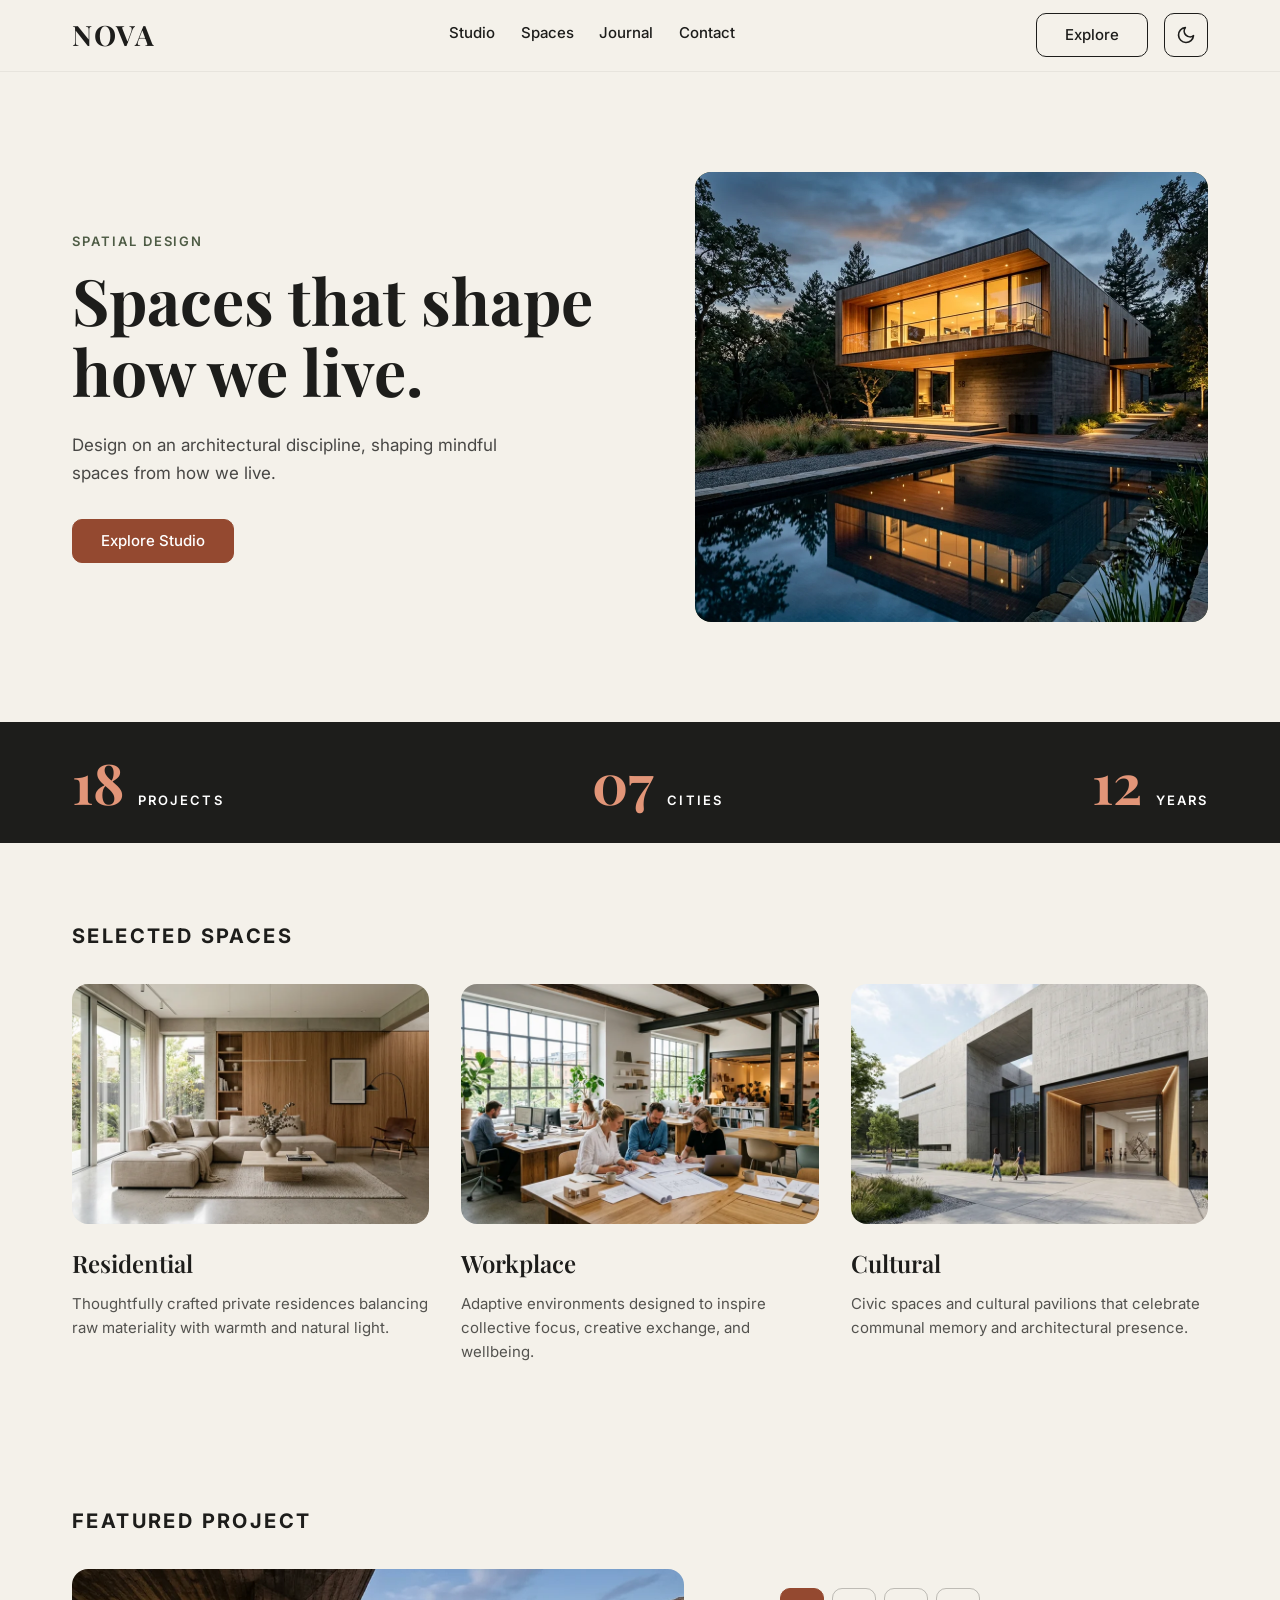
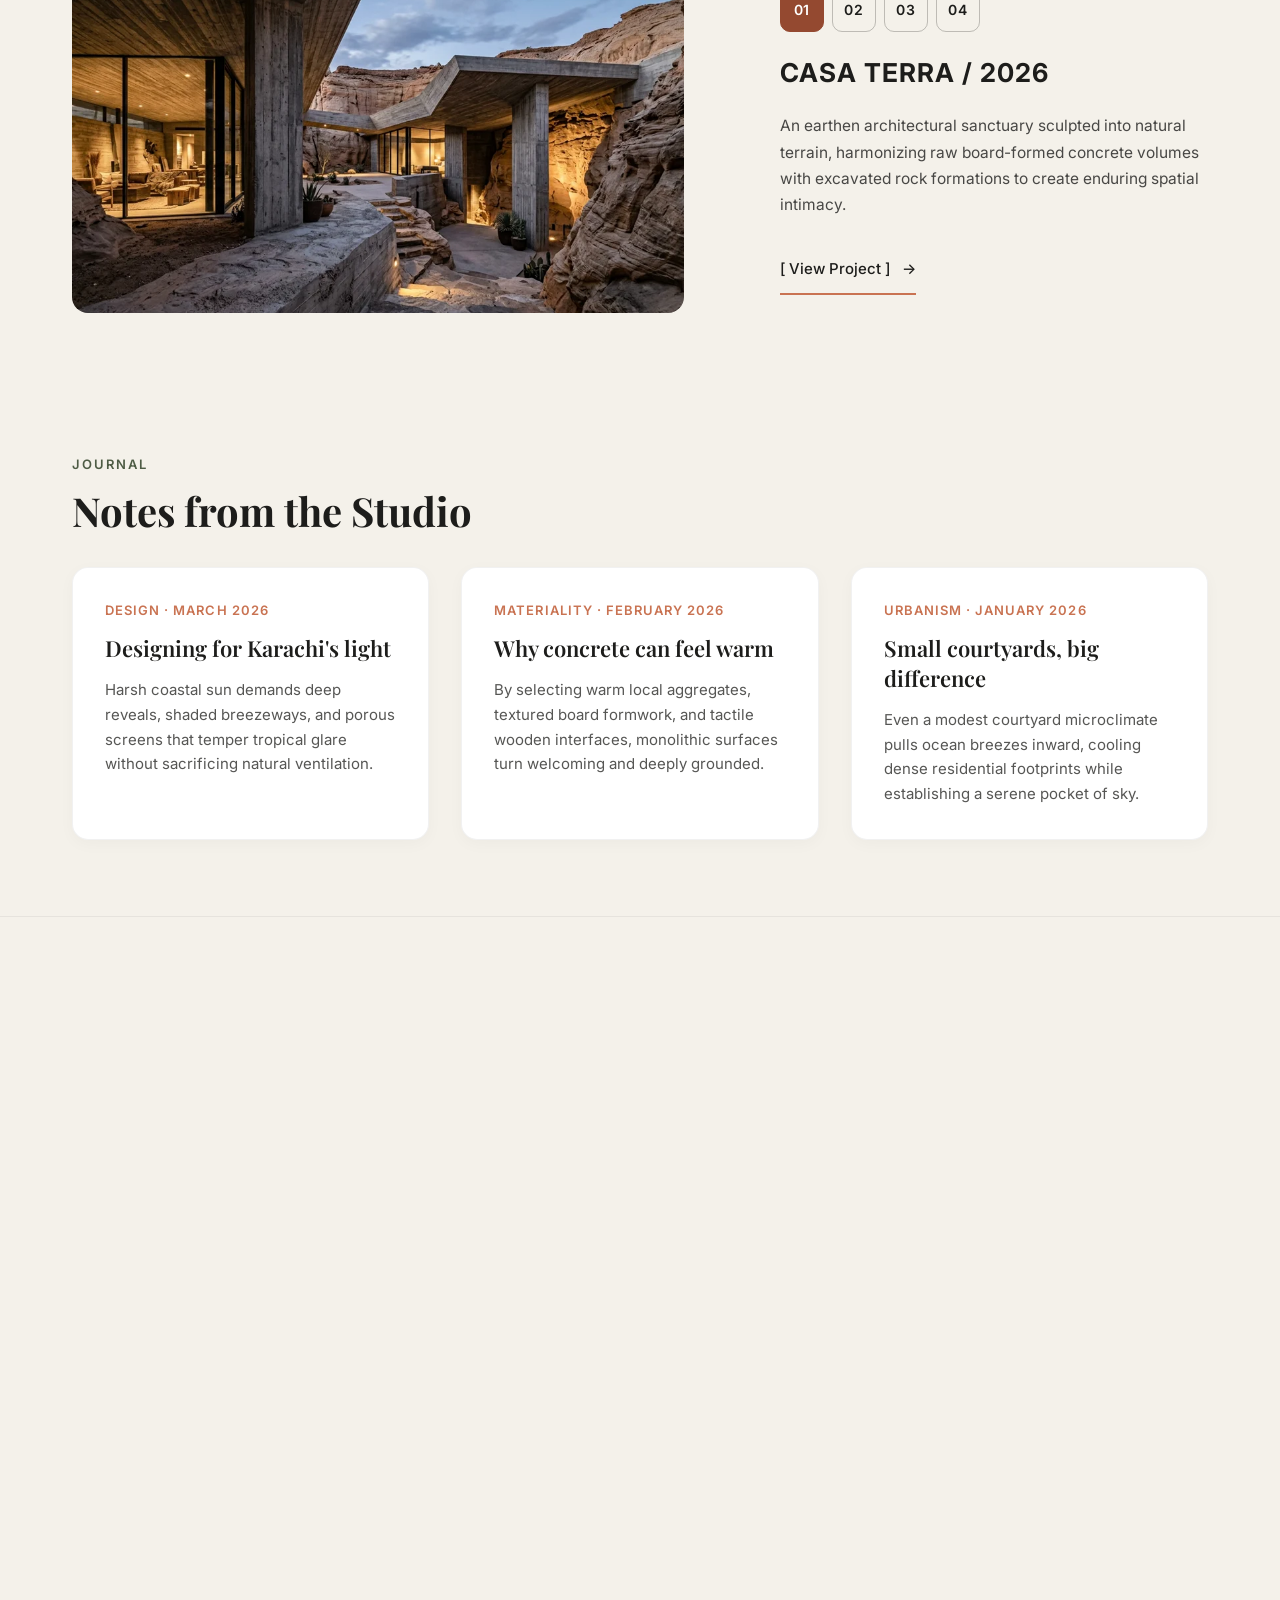
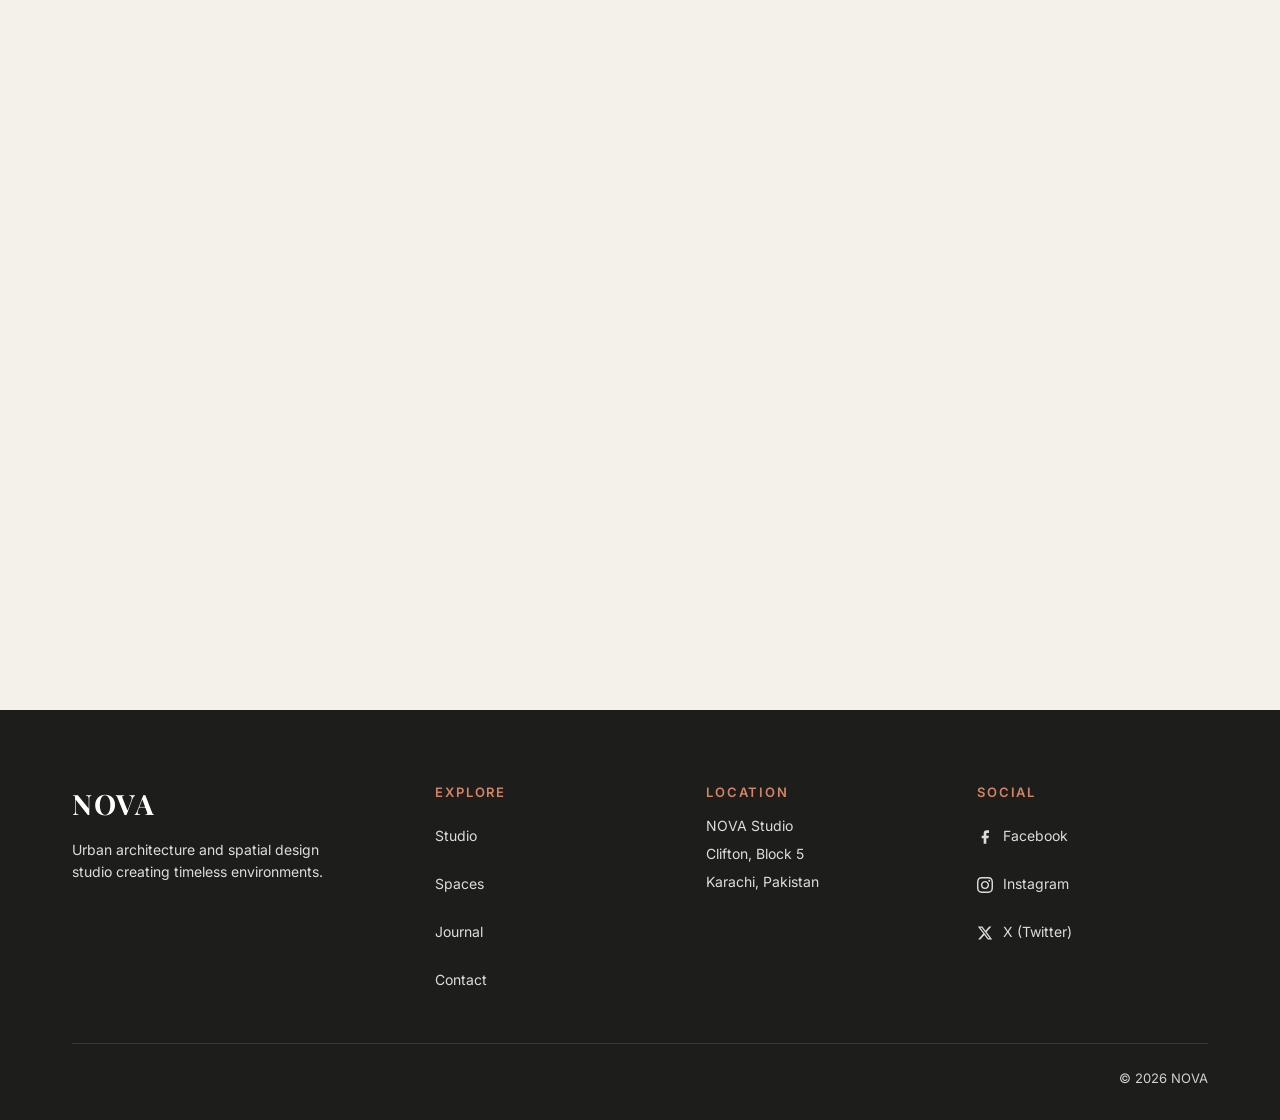
<file: project-4/index.html>
<!DOCTYPE html>
<html lang="en">
  <head>
    <meta charset="UTF-8">
    <meta name="viewport" content="width=device-width, initial-scale=1.0">
    <title>NOVA — Urban Architecture Studio</title>
    <meta name="description" content="NOVA is an urban architecture studio crafting spaces that shape how we live through refined spatial design, sustainable materiality, and contextual integrity.">

    <!-- Open Graph Metadata -->
    <meta property="og:title" content="NOVA — Urban Architecture Studio">
    <meta property="og:description" content="Spaces that shape how we live. Urban architecture and spatial design studio NOVA portfolio.">
    <meta property="og:type" content="website">
    <meta name="twitter:card" content="summary_large_image">

    <!-- Google Fonts & Resource Preconnects -->
    <link rel="preconnect" href="https://fonts.googleapis.com">
    <link rel="preconnect" href="https://fonts.gstatic.com" crossorigin>

    <!-- Critical LCP Image Preload -->
    <link rel="preload" as="image" href="images/hero.webp" type="image/webp" fetchpriority="high">

    <!-- Non-Blocking Google Fonts Loading -->
    <link rel="preload" as="style" href="https://fonts.googleapis.com/css2?family=Inter:wght@400;500;600;700&family=Playfair+Display:wght@600;700&display=swap">
    <link rel="stylesheet" href="https://fonts.googleapis.com/css2?family=Inter:wght@400;500;600;700&family=Playfair+Display:wght@600;700&display=swap" media="print" onload="this.media='all'">
    <noscript>
      <link rel="stylesheet" href="https://fonts.googleapis.com/css2?family=Inter:wght@400;500;600;700&family=Playfair+Display:wght@600;700&display=swap">
    </noscript>

    <!-- Shared Stylesheet -->
    <link rel="stylesheet" href="css/style.css">

    <!-- Theme Mode Script -->
    <script src="js/script.js" defer></script>
  </head>
  <body id="top">
    <!-- Header -->
    <header class="header">
      <div class="container header__inner">
        <a href="#top" class="header__logo" aria-label="NOVA Studio Homepage">NOVA</a>

        <!-- Unified Navigation Panel -->
        <nav id="nav-menu" class="nav js-nav" aria-label="Main Navigation">
          <ul class="nav__list">
            <li><a href="#studio" class="nav__link js-nav-link">Studio</a></li>
            <li><a href="#spaces" class="nav__link js-nav-link">Spaces</a></li>
            <li><a href="#journal" class="nav__link js-nav-link">Journal</a></li>
            <li><a href="#contact" class="nav__link js-nav-link">Contact</a></li>
          </ul>

          <div class="nav__action">
            <a href="#spaces" class="button button--outline nav__explore js-nav-link">Explore</a>
          </div>
        </nav>

        <div class="header__action">
          <!-- Theme Mode Toggle -->
          <button
            type="button"
            class="theme-toggle js-theme-toggle"
            aria-label="Switch to dark mode"
            aria-pressed="false"
          >
            <svg class="theme-toggle__icon theme-toggle__icon--moon" aria-hidden="true" viewBox="0 0 24 24" fill="none" stroke="currentColor" stroke-width="2" stroke-linecap="round" stroke-linejoin="round">
              <path d="M21 12.79A9 9 0 1 1 11.21 3 7 7 0 0 0 21 12.79z"></path>
            </svg>
            <svg class="theme-toggle__icon theme-toggle__icon--sun" aria-hidden="true" viewBox="0 0 24 24" fill="none" stroke="currentColor" stroke-width="2" stroke-linecap="round" stroke-linejoin="round">
              <circle cx="12" cy="12" r="5"></circle>
              <line x1="12" y1="1" x2="12" y2="3"></line>
              <line x1="12" y1="21" x2="12" y2="23"></line>
              <line x1="4.22" y1="4.22" x2="5.64" y2="5.64"></line>
              <line x1="18.36" y1="18.36" x2="19.78" y2="19.78"></line>
              <line x1="1" y1="12" x2="3" y2="12"></line>
              <line x1="21" y1="12" x2="23" y2="12"></line>
              <line x1="4.22" y1="19.78" x2="5.64" y2="18.36"></line>
              <line x1="18.36" y1="5.64" x2="19.78" y2="4.22"></line>
            </svg>
          </button>

          <!-- Hamburger Button (Below 768px) -->
          <button
            type="button"
            class="menu-button js-menu-button"
            aria-label="Open menu"
            aria-expanded="false"
            aria-controls="nav-menu"
          >
            <svg class="menu-button__icon" aria-hidden="true" viewBox="0 0 24 24" fill="none" stroke="currentColor" stroke-width="2" stroke-linecap="round">
              <line class="menu-button__line menu-button__line--top" x1="4" y1="6" x2="20" y2="6"/>
              <line class="menu-button__line menu-button__line--middle" x1="4" y1="12" x2="20" y2="12"/>
              <line class="menu-button__line menu-button__line--bottom" x1="4" y1="18" x2="20" y2="18"/>
            </svg>
          </button>
        </div>
      </div>
    </header>

    <!-- Main Content -->
    <main>
      <!-- Hero Section (Studio) -->
      <section id="studio" class="hero" aria-labelledby="hero-title">
        <div class="container hero__grid">
          <div class="hero__content">
            <p class="hero__eyebrow">SPATIAL DESIGN</p>
            <h1 id="hero-title" class="hero__title">
              <span class="hero__line">Spaces that shape</span>
              <span class="hero__line hero__line--second">how we live.</span>
            </h1>
            <p class="hero__description">
              Design on an architectural discipline, shaping mindful spaces from how we live.
            </p>
            <a href="#spaces" class="button button--primary">Explore Studio</a>
          </div>

          <div class="hero__media">
            <img
              src="images/hero.webp"
              alt="Modern minimalist concrete and timber residence at dusk with warm glowing interior"
              class="hero__image"
              width="1120"
              height="900"
              fetchpriority="high"
              decoding="async"
            >
          </div>
        </div>
      </section>

      <!-- Stats Band -->
      <section class="stats" aria-label="Studio Statistics">
        <div class="container">
          <div class="stats__grid">
            <div class="stats__item">
              <span class="stats__number">18</span>
              <span class="stats__label">Projects</span>
            </div>
            <div class="stats__item">
              <span class="stats__number">07</span>
              <span class="stats__label">Cities</span>
            </div>
            <div class="stats__item">
              <span class="stats__number">12</span>
              <span class="stats__label">Years</span>
            </div>
          </div>
        </div>
      </section>

      <!-- Selected Spaces -->
      <section id="spaces" class="spaces" aria-labelledby="spaces-title">
        <div class="container">
          <h2 id="spaces-title" class="section-title">SELECTED SPACES</h2>

          <div class="spaces__grid">
            <!-- Card 1: Residential -->
            <article class="card">
              <figure class="card__media">
                <img
                  src="images/residential.webp"
                  alt="Minimalist living room with natural oak wall paneling and neutral furnishings"
                  class="card__image"
                  width="800"
                  height="500"
                  loading="lazy"
                  decoding="async"
                >
              </figure>
              <h3 class="card__title">Residential</h3>
              <p class="card__description">
                Thoughtfully crafted private residences balancing raw materiality with warmth and natural light.
              </p>
            </article>

            <!-- Card 2: Workplace -->
            <article class="card">
              <figure class="card__media">
                <img
                  src="images/workplace.webp"
                  alt="Open-plan architectural studio workplace with collaborative wooden desks"
                  class="card__image"
                  width="800"
                  height="500"
                  loading="lazy"
                  decoding="async"
                >
              </figure>
              <h3 class="card__title">Workplace</h3>
              <p class="card__description">
                Adaptive environments designed to inspire collective focus, creative exchange, and wellbeing.
              </p>
            </article>

            <!-- Card 3: Cultural -->
            <article class="card">
              <figure class="card__media">
                <img
                  src="images/cultural.webp"
                  alt="Monolithic cultural gallery with serene concrete walls and minimal timber doorway"
                  class="card__image"
                  width="800"
                  height="500"
                  loading="lazy"
                  decoding="async"
                >
              </figure>
              <h3 class="card__title">Cultural</h3>
              <p class="card__description">
                Civic spaces and cultural pavilions that celebrate communal memory and architectural presence.
              </p>
            </article>
          </div>
        </div>
      </section>

      <!-- Featured Project -->
      <section class="featured" aria-labelledby="featured-title">
        <div class="container">
          <h2 id="featured-title" class="section-title">FEATURED PROJECT</h2>

          <div class="featured__grid">
            <figure class="featured__media js-featured-media">
              <img
                src="images/casa-terra.webp"
                alt="Casa Terra subterranean architectural concrete structure embedded in natural earth"
                class="featured__image js-featured-image"
                width="1100"
                height="520"
                loading="lazy"
                decoding="async"
              >
            </figure>

            <article class="featured__content js-featured-content" aria-live="polite">
              <div class="featured__pager" role="group" aria-label="Featured projects">
                <button
                  type="button"
                  class="featured__dot js-featured-button is-active"
                  aria-label="Show featured project 1"
                  aria-current="true"
                  data-project-index="0"
                >01</button>
                <button
                  type="button"
                  class="featured__dot js-featured-button"
                  aria-label="Show featured project 2"
                  data-project-index="1"
                >02</button>
                <button
                  type="button"
                  class="featured__dot js-featured-button"
                  aria-label="Show featured project 3"
                  data-project-index="2"
                >03</button>
                <button
                  type="button"
                  class="featured__dot js-featured-button"
                  aria-label="Show featured project 4"
                  data-project-index="3"
                >04</button>
              </div>

              <h3 class="featured__title js-featured-title">CASA TERRA / 2026</h3>
              <p class="featured__description js-featured-description">
                An earthen architectural sanctuary sculpted into natural terrain, harmonizing raw board-formed concrete volumes with excavated rock formations to create enduring spatial intimacy.
              </p>
              <a href="#journal" class="link-arrow">
                [ View Project ]
                <span class="link-arrow__icon" aria-hidden="true">&rarr;</span>
              </a>
            </article>
          </div>
        </div>
      </section>

      <!-- Journal Section -->
      <section id="journal" class="journal" aria-labelledby="journal-title">
        <div class="container">
          <p class="section-kicker">JOURNAL</p>
          <h2 id="journal-title" class="section-title section-title--serif">Notes from the Studio</h2>

          <div class="journal__grid">
            <!-- Journal Card 1 -->
            <article class="card card--journal">
              <p class="card__meta">Design &middot; March 2026</p>
              <h3 class="card__title">Designing for Karachi's light</h3>
              <p class="card__description">
                Harsh coastal sun demands deep reveals, shaded breezeways, and porous screens that temper tropical glare without sacrificing natural ventilation.
              </p>
            </article>

            <!-- Journal Card 2 -->
            <article class="card card--journal">
              <p class="card__meta">Materiality &middot; February 2026</p>
              <h3 class="card__title">Why concrete can feel warm</h3>
              <p class="card__description">
                By selecting warm local aggregates, textured board formwork, and tactile wooden interfaces, monolithic surfaces turn welcoming and deeply grounded.
              </p>
            </article>

            <!-- Journal Card 3 -->
            <article class="card card--journal">
              <p class="card__meta">Urbanism &middot; January 2026</p>
              <h3 class="card__title">Small courtyards, big difference</h3>
              <p class="card__description">
                Even a modest courtyard microclimate pulls ocean breezes inward, cooling dense residential footprints while establishing a serene pocket of sky.
              </p>
            </article>
          </div>
        </div>
      </section>

      <!-- Studio Portal / Secure Registration Form (Project 4) -->
      <section id="portal" class="portal" aria-labelledby="portal-title">
        <div class="container">
          <div class="portal__grid">
            <!-- Left Column: Information & Architectural Access -->
            <div class="portal__details">
              <p class="section-kicker">STUDIO PORTAL</p>
              <h2 id="portal-title" class="section-title section-title--serif">Client & Commission Access</h2>
              <p class="portal__intro">
                Register for dedicated portal access to track spatial commissions, review 3D architectural blueprints, and collaborate directly with our project leads in Karachi and beyond.
              </p>

              <div class="portal__features">
                <div class="portal__feature-item">
                  <span class="portal__feature-icon" aria-hidden="true">&check;</span>
                  <div class="portal__feature-text">
                    <strong>Real-Time Project Blueprints</strong>
                    <span>Access schematic drawings, material specifications, and progress photos.</span>
                  </div>
                </div>
                <div class="portal__feature-item">
                  <span class="portal__feature-icon" aria-hidden="true">&check;</span>
                  <div class="portal__feature-text">
                    <strong>Direct Studio Collaboration</strong>
                    <span>Communicate directly with structural engineers and principal architects.</span>
                  </div>
                </div>
                <div class="portal__feature-item">
                  <span class="portal__feature-icon" aria-hidden="true">&check;</span>
                  <div class="portal__feature-text">
                    <strong>Strict Security & Privacy</strong>
                    <span>Validated credentials and encrypted spatial design archives.</span>
                  </div>
                </div>
              </div>
            </div>

            <!-- Right Column: Secure Form Card -->
            <div class="portal__card">
              <!-- Success Banner / Toast Summary -->
              <div
                id="portal-success-banner"
                class="secure-form__banner js-success-banner"
                role="status"
                aria-live="polite"
                hidden
              >
                <div class="secure-form__banner-header">
                  <span class="secure-form__banner-badge" aria-hidden="true">&check;</span>
                  <h3 class="secure-form__banner-title">Registration Successful</h3>
                  <button
                    type="button"
                    class="secure-form__banner-close js-close-banner"
                    aria-label="Dismiss confirmation message"
                  >&times;</button>
                </div>
                <p class="secure-form__banner-intro">Your studio credentials have been created:</p>
                <dl class="secure-form__summary">
                  <div class="secure-form__summary-row">
                    <dt>Full Name:</dt>
                    <dd class="js-summary-name"></dd>
                  </div>
                  <div class="secure-form__summary-row">
                    <dt>Email Address:</dt>
                    <dd class="js-summary-email"></dd>
                  </div>
                  <div class="secure-form__summary-row">
                    <dt>Security Policy:</dt>
                    <dd>Strict 8+ char with special char verified</dd>
                  </div>
                  <div class="secure-form__summary-row">
                    <dt>Access Level:</dt>
                    <dd>Active Commission Portal Access</dd>
                  </div>
                </dl>
              </div>

              <!-- Phase 1: Semantic HTML5 Skeleton -->
              <form
                id="secure-registration-form"
                class="secure-form js-secure-form"
                novalidate
                aria-labelledby="portal-title"
              >
                <!-- Full Name Field -->
                <div class="form__group">
                  <label for="reg-name" class="form__label">
                    Full Name <span class="form__required" aria-hidden="true">*</span>
                  </label>
                  <input
                    type="text"
                    id="reg-name"
                    name="fullName"
                    class="form__input secure-form__input js-reg-name"
                    placeholder="e.g. Eleanor Vance"
                    required
                    minlength="3"
                    autocomplete="name"
                    aria-required="true"
                    aria-invalid="false"
                    aria-describedby="reg-name-error"
                  >
                  <span
                    id="reg-name-error"
                    class="secure-form__error js-error-name"
                    role="alert"
                    aria-live="polite"
                  ></span>
                </div>

                <!-- Email Address Field -->
                <div class="form__group">
                  <label for="reg-email" class="form__label">
                    Email Address <span class="form__required" aria-hidden="true">*</span>
                  </label>
                  <input
                    type="email"
                    id="reg-email"
                    name="email"
                    class="form__input secure-form__input js-reg-email"
                    placeholder="e.g. eleanor@studio-nova.com"
                    required
                    autocomplete="email"
                    aria-required="true"
                    aria-invalid="false"
                    aria-describedby="reg-email-error"
                  >
                  <span
                    id="reg-email-error"
                    class="secure-form__error js-error-email"
                    role="alert"
                    aria-live="polite"
                  ></span>
                </div>

                <!-- Password Field -->
                <div class="form__group">
                  <div class="form__label-row">
                    <label for="reg-password" class="form__label">
                      Password <span class="form__required" aria-hidden="true">*</span>
                    </label>
                    <button
                      type="button"
                      class="secure-form__toggle-pw js-toggle-pw"
                      aria-label="Show password as plain text"
                      data-target="reg-password"
                    >Show</button>
                  </div>
                  <input
                    type="password"
                    id="reg-password"
                    name="password"
                    class="form__input secure-form__input js-reg-password"
                    placeholder="Minimum 8 characters"
                    required
                    autocomplete="new-password"
                    aria-required="true"
                    aria-invalid="false"
                    aria-describedby="reg-password-error reg-password-policy"
                  >
                  <span
                    id="reg-password-error"
                    class="secure-form__error js-error-password"
                    role="alert"
                    aria-live="polite"
                  ></span>
                  <p id="reg-password-policy" class="secure-form__policy">
                    Must be 8+ characters with uppercase, lowercase, number, and special character (@, #, $, etc.).
                  </p>
                </div>

                <!-- Confirm Password Field -->
                <div class="form__group">
                  <div class="form__label-row">
                    <label for="reg-confirm" class="form__label">
                      Confirm Password <span class="form__required" aria-hidden="true">*</span>
                    </label>
                    <button
                      type="button"
                      class="secure-form__toggle-pw js-toggle-confirm-pw"
                      aria-label="Show confirm password as plain text"
                      data-target="reg-confirm"
                    >Show</button>
                  </div>
                  <input
                    type="password"
                    id="reg-confirm"
                    name="confirmPassword"
                    class="form__input secure-form__input js-reg-confirm"
                    placeholder="Repeat password"
                    required
                    autocomplete="new-password"
                    aria-required="true"
                    aria-invalid="false"
                    aria-describedby="reg-confirm-error"
                  >
                  <span
                    id="reg-confirm-error"
                    class="secure-form__error js-error-confirm"
                    role="alert"
                    aria-live="polite"
                  ></span>
                </div>

                <!-- Submit Button -->
                <div class="form__action">
                  <button type="submit" class="button button--primary button--full secure-form__submit js-reg-submit">
                    Create Account
                  </button>
                </div>
              </form>
            </div>
          </div>
        </div>
      </section>

      <!-- Contact Section -->
      <section id="contact" class="contact" aria-labelledby="contact-title">
        <div class="container">
          <div class="contact__grid">
            <!-- Left Column: Heading, Intro & Info -->
            <div class="contact__details">
              <p class="section-kicker">CONTACT</p>
              <h2 id="contact-title" class="section-title section-title--serif">Let's talk about your space</h2>
              <p class="contact__intro">
                Whether you are planning a private home, a collaborative workspace, or an urban cultural space, we welcome discussions on new commissions and spatial ideas.
              </p>

              <address class="contact__info">
                <div class="contact__item">
                  <span class="contact__item-label">Phone</span>
                  <span class="contact__item-value">
                    <a href="tel:+923001234567" class="contact__link">+92 300 1234567</a>
                  </span>
                </div>
                <div class="contact__item">
                  <span class="contact__item-label">Email</span>
                  <span class="contact__item-value">
                    <a href="mailto:hello@nova.com" class="contact__link">hello@nova.com</a>
                  </span>
                </div>
                <div class="contact__item">
                  <span class="contact__item-label">Studio</span>
                  <span class="contact__item-value">NOVA Studio, Clifton Block 5, Karachi, Pakistan</span>
                </div>
                <div class="contact__item">
                  <span class="contact__item-label">Hours</span>
                  <span class="contact__item-value">Mon to Sat, 10 AM to 6 PM</span>
                </div>
              </address>
            </div>

            <!-- Right Column: Visual Form Card -->
            <div class="contact__card">
              <form action="#" method="post" class="contact__form js-contact-form" novalidate>
                <div class="form__group">
                  <label for="contact-name" class="form__label">Name</label>
                  <input
                    type="text"
                    id="contact-name"
                    name="name"
                    class="form__input js-input-name"
                    placeholder="Your name"
                    autocomplete="name"
                  >
                </div>

                <div class="form__group">
                  <label for="contact-email" class="form__label">Email</label>
                  <input
                    type="email"
                    id="contact-email"
                    name="email"
                    class="form__input js-input-email"
                    placeholder="name@example.com"
                    autocomplete="email"
                  >
                </div>

                <div class="form__group">
                  <label for="contact-message" class="form__label">Message</label>
                  <textarea
                    id="contact-message"
                    name="message"
                    class="form__input form__textarea js-input-message"
                    rows="4"
                    placeholder="Tell us about your project..."
                  ></textarea>
                </div>

                <div class="form__action">
                  <button type="submit" class="button button--primary button--full">Send Message</button>
                  <p class="form__message js-form-message" role="status" aria-live="polite"></p>
                </div>
              </form>
            </div>
          </div>
        </div>
      </section>
    </main>

    <!-- Footer -->
    <footer class="footer">
      <div class="container">
        <div class="footer__grid">
          <!-- Column 1: Brand -->
          <div class="footer__brand">
            <a href="#top" class="footer__logo" aria-label="NOVA Studio Homepage">NOVA</a>
            <p class="footer__tagline">
              Urban architecture and spatial design studio creating timeless environments.
            </p>
          </div>

          <!-- Column 2: Explore -->
          <div class="footer__column">
            <h2 class="footer__heading">EXPLORE</h2>
            <ul class="footer__list">
              <li><a href="#studio" class="footer__link">Studio</a></li>
              <li><a href="#spaces" class="footer__link">Spaces</a></li>
              <li><a href="#journal" class="footer__link">Journal</a></li>
              <li><a href="#contact" class="footer__link">Contact</a></li>
            </ul>
          </div>

          <!-- Column 3: Location -->
          <div class="footer__column">
            <h2 class="footer__heading">LOCATION</h2>
            <address class="footer__address">
              <span class="footer__text">NOVA Studio</span>
              <span class="footer__text">Clifton, Block 5</span>
              <span class="footer__text">Karachi, Pakistan</span>
            </address>
          </div>

          <!-- Column 4: Social (External Sign-in Links) -->
          <div class="footer__column">
            <h2 class="footer__heading">SOCIAL</h2>
            <ul class="footer__social-list">
              <li>
                <a
                  href="https://www.facebook.com/login/"
                  target="_blank"
                  rel="noopener noreferrer"
                  class="footer__social-link"
                  aria-label="Sign in to Facebook in a new tab"
                >
                  <svg class="footer__social-icon" aria-hidden="true" viewBox="0 0 24 24">
                    <path d="M18 2h-3a5 5 0 0 0-5 5v3H7v4h3v8h4v-8h3l1-4h-4V7a1 1 0 0 1 1-1h3z"/>
                  </svg>
                  <span>Facebook</span>
                </a>
              </li>
              <li>
                <a
                  href="https://www.instagram.com/accounts/login/"
                  target="_blank"
                  rel="noopener noreferrer"
                  class="footer__social-link"
                  aria-label="Sign in to Instagram in a new tab"
                >
                  <svg class="footer__social-icon" aria-hidden="true" viewBox="0 0 24 24">
                    <path d="M12 2.163c3.204 0 3.584.012 4.85.07 3.252.148 4.771 1.691 4.919 4.919.058 1.265.069 1.645.069 4.849 0 3.205-.012 3.584-.069 4.849-.149 3.225-1.664 4.771-4.919 4.919-1.266.058-1.644.07-4.85.07-3.204 0-3.584-.012-4.849-.07-3.26-.149-4.771-1.699-4.919-4.92-.058-1.265-.07-1.644-.07-4.849 0-3.204.013-3.583.07-4.849.149-3.227 1.664-4.771 4.919-4.919 1.266-.057 1.645-.069 4.849-.069zm0-2.163c-3.259 0-3.667.014-4.947.072-4.358.2-6.78 2.618-6.98 6.98-.059 1.281-.073 1.689-.073 4.948 0 3.259.014 3.668.072 4.948.2 4.358 2.618 6.78 6.98 6.98 1.281.058 1.689.072 4.948.072 3.259 0 3.668-.014 4.948-.072 4.354-.2 6.782-2.618 6.979-6.98.059-1.28.073-1.689.073-4.948 0-3.259-.014-3.667-.072-4.947-.196-4.354-2.617-6.78-6.979-6.98-1.281-.059-1.69-.073-4.949-.073zm0 5.838c-3.403 0-6.162 2.759-6.162 6.162s2.759 6.163 6.162 6.163 6.162-2.759 6.162-6.163c0-3.403-2.759-6.162-6.162-6.162zm0 10.162c-2.209 0-4-1.79-4-4 0-2.209 1.791-4 4-4s4 1.791 4 4c0 2.21-1.791 4-4 4zm6.406-11.845c-.796 0-1.441.645-1.441 1.44s.645 1.44 1.441 1.44c.795 0 1.439-.645 1.439-1.44s-.644-1.44-1.439-1.44z"/>
                  </svg>
                  <span>Instagram</span>
                </a>
              </li>
              <li>
                <a
                  href="https://x.com/i/flow/login"
                  target="_blank"
                  rel="noopener noreferrer"
                  class="footer__social-link"
                  aria-label="Sign in to X in a new tab"
                >
                  <svg class="footer__social-icon" aria-hidden="true" viewBox="0 0 24 24">
                    <path d="M18.244 2.25h3.308l-7.227 8.26 8.502 11.24H16.17l-5.214-6.817L4.99 21.75H1.68l7.73-8.835L1.254 2.25H8.08l4.713 6.231zm-1.161 17.52h1.833L7.084 4.126H5.117z"/>
                  </svg>
                  <span>X (Twitter)</span>
                </a>
              </li>
            </ul>
          </div>
        </div>

        <div class="footer__bottom">
          <p class="footer__copyright">&copy; 2026 NOVA</p>
        </div>
      </div>
    </footer>
  </body>
</html>
</file>
<file: project-1/css/style.css>
/* ==========================================================================
   NOVA - Urban Architecture Studio
   Project 1: Static Webpage Design
   Semantic structure, external CSS only, BEM classes, Grid for page layout and Flexbox for components
   ========================================================================== */

/* Design Tokens */
:root {
  --color-ivory: #F4F1EA;
  --color-charcoal: #1D1D1B;
  --color-terracotta: #B9684A;
  --color-terracotta-deep: #A85A3E;
  --color-sage: #7C8772;
  --color-white: #FFFFFF;

  --font-serif: "Playfair Display", Georgia, serif;
  --font-sans: "Inter", Arial, sans-serif;

  --radius-card: 1rem;
  --radius-button: 0.625rem;
  --radius-pill: 9999px;

  --container-max: 75rem;
  --transition-speed: 0.3s ease;
}

/* CSS Reset & Box Sizing */
*,
*::before,
*::after {
  box-sizing: border-box;
  margin: 0;
  padding: 0;
}

html {
  scroll-behavior: smooth;
  font-size: 100%;
  overflow-x: clip;
}

body {
  background-color: var(--color-ivory);
  color: var(--color-charcoal);
  font-family: var(--font-sans);
  font-size: 1rem;
  line-height: 1.6;
  -webkit-font-smoothing: antialiased;
  -moz-osx-font-smoothing: grayscale;
  overflow-x: clip;
  overflow-wrap: anywhere;
}

img,
svg {
  display: block;
  max-width: 100%;
  height: auto;
}

a {
  color: inherit;
  text-decoration: none;
}

/* Accessible Focus Visible */
a:focus-visible,
button:focus-visible,
input:focus-visible,
textarea:focus-visible {
  outline: 2px solid var(--color-terracotta);
  outline-offset: 2px;
}

/* Sticky Header Scroll Offset */
.hero,
.spaces,
.featured,
.journal,
.contact {
  scroll-margin-top: 5.625rem;
}

/* Fluid Container (Centered with 1200px max width and fluid inline padding) */
.container {
  width: 100%;
  max-width: var(--container-max);
  margin: 0 auto;
  padding-inline: clamp(1rem, 4vw, 2rem);
}

/* ==========================================================================
   Base Buttons & Touch Targets (Min 44x44px for Accessibility)
   ========================================================================== */
.button {
  display: inline-flex;
  align-items: center;
  justify-content: center;
  min-height: 2.75rem;
  min-width: 2.75rem;
  padding: 0.75rem 1.75rem;
  border-radius: var(--radius-button);
  font-family: var(--font-sans);
  font-size: 0.9375rem;
  font-weight: 500;
  line-height: 1.2;
  cursor: pointer;
  border: 1.5px solid transparent;
  text-align: center;
  user-select: none;
}

.button--primary {
  background-color: var(--color-terracotta-deep);
  color: var(--color-white);
  border-color: var(--color-terracotta-deep);
}

.button--outline {
  background-color: transparent;
  color: var(--color-charcoal);
  border-color: var(--color-charcoal);
}

.button--full {
  width: 100%;
}

/* Section Typography (Fluid Scales) */
.section-kicker {
  font-family: var(--font-sans);
  font-size: clamp(0.75rem, 1.5vw, 0.8125rem);
  font-weight: 600;
  letter-spacing: 0.15em;
  text-transform: uppercase;
  color: var(--color-sage);
  margin-top: 0;
  margin-bottom: 0.75rem;
}

.section-title {
  font-family: var(--font-sans);
  font-size: clamp(1.125rem, 2vw + 0.5rem, 1.25rem);
  font-weight: 700;
  letter-spacing: 0.12em;
  text-transform: uppercase;
  color: var(--color-charcoal);
  margin-bottom: 2rem;
}

.section-title--serif {
  font-family: var(--font-serif);
  font-size: clamp(1.75rem, 4vw + 0.5rem, 2.5rem);
  text-transform: none;
  letter-spacing: normal;
  font-weight: 700;
  line-height: 1.2;
  margin-bottom: 2rem;
}

/* ==========================================================================
   Header & Zero-JS Popover Navigation (Mobile Default)
   ========================================================================== */
.header {
  min-height: 4.5rem;
  background-color: var(--color-ivory);
  position: sticky;
  top: 0;
  z-index: 100;
  border-bottom: 1px solid rgba(29, 29, 27, 0.06);
  display: flex;
  align-items: center;
}

.header__inner {
  display: flex;
  flex-wrap: wrap;
  align-items: center;
  justify-content: space-between;
  gap: 1rem;
  width: 100%;
}

.header__logo {
  font-family: var(--font-serif);
  font-size: 1.75rem;
  font-weight: 700;
  letter-spacing: 0.06em;
  color: var(--color-charcoal);
  min-height: 2.75rem;
  min-width: 2.75rem;
  display: inline-flex;
  align-items: center;
  flex-shrink: 0;
}

/* ==========================================================================
   Header & Navigation
   ========================================================================== */
.nav {
  display: flex;
  align-items: center;
  flex: 1;
  gap: 1.5rem;
}

.nav__list {
  display: flex;
  list-style: none;
  gap: clamp(1.25rem, 2vw, 2.25rem);
  align-items: center;
  margin-inline: auto;
}

.nav__link {
  font-family: var(--font-sans);
  font-size: 0.9375rem;
  font-weight: 500;
  color: var(--color-charcoal);
  min-height: 2.75rem;
  min-width: 2.75rem;
  display: inline-flex;
  align-items: center;
  position: relative;
  padding-bottom: 0.25rem;
  white-space: nowrap;
}

.nav__link::after {
  content: "";
  position: absolute;
  left: 0;
  bottom: 0.5rem;
  width: 100%;
  height: 2px;
  background-color: var(--color-terracotta);
  transform: scaleX(0);
  transform-origin: left;
  transition: transform var(--transition-speed);
}

.nav__link:hover::after {
  transform: scaleX(1);
}

.nav__action {
  display: flex;
  align-items: center;
  flex-shrink: 0;
}

/* ==========================================================================
   Hero Section (Mobile Base)
   ========================================================================== */
.hero {
  min-height: 40.625rem;
  display: flex;
  align-items: center;
  padding: clamp(2.5rem, 6vw, 4.5rem) 0;
}

.hero__grid {
  display: grid;
  grid-template-columns: minmax(0, 1.05fr) minmax(0, 0.95fr);
  align-items: center;
  gap: 3.5rem;
}

.hero__content {
  display: flex;
  flex-direction: column;
  align-items: flex-start;
  min-width: 0;
}

.hero__eyebrow {
  font-family: var(--font-sans);
  font-size: clamp(0.75rem, 1.5vw, 0.8125rem);
  font-weight: 600;
  letter-spacing: 0.15em;
  text-transform: uppercase;
  color: var(--color-sage);
  margin-bottom: 0.75rem;
}

.hero__title {
  font-family: var(--font-serif);
  font-size: clamp(2.25rem, 6vw + 0.5rem, 4rem);
  font-weight: 700;
  line-height: 1.12;
  color: var(--color-charcoal);
  margin-bottom: 1.5rem;
}

.hero__line {
  display: block;
}

.hero__description {
  font-family: var(--font-sans);
  font-size: clamp(1rem, 2vw, 1.0625rem);
  line-height: 1.65;
  color: rgba(29, 29, 27, 0.8);
  max-width: 30rem;
  margin-bottom: 2rem;
}

.hero__media {
  height: 28.125rem;
  width: 100%;
  border-radius: var(--radius-card);
  overflow: hidden;
  background-color: var(--color-sage);
  min-width: 0;
}

.hero__image {
  width: 100%;
  height: 100%;
  object-fit: cover;
  border-radius: var(--radius-card);
}

/* ==========================================================================
   Stats Band (Mobile Base)
   ========================================================================== */
.stats {
  background-color: var(--color-charcoal);
  min-height: 7.5rem;
  display: flex;
  align-items: center;
  padding: 2rem 0;
}

.stats__grid {
  display: flex;
  justify-content: space-between;
  align-items: center;
  gap: 1.5rem;
  width: 100%;
}

.stats__item {
  display: flex;
  align-items: baseline;
  gap: 0.875rem;
  min-width: 0;
}

.stats__number {
  font-family: var(--font-serif);
  font-size: clamp(2.5rem, 5vw + 0.5rem, 3.5rem);
  font-weight: 700;
  line-height: 1;
  color: var(--color-terracotta);
}

.stats__label {
  font-family: var(--font-sans);
  font-size: 0.8125rem;
  font-weight: 600;
  letter-spacing: 0.16em;
  text-transform: uppercase;
  color: var(--color-white);
}

/* ==========================================================================
   Selected Spaces (Dynamic Auto-Fit Grid)
   ========================================================================== */
.spaces {
  padding: clamp(3rem, 6vw, 5.5rem) 0;
}

.spaces__grid {
  display: grid;
  grid-template-columns: repeat(auto-fit, minmax(250px, 1fr));
  gap: clamp(1.5rem, 3vw, 2rem);
}

.card {
  display: flex;
  flex-direction: column;
  background-color: transparent;
  border-radius: var(--radius-card);
  min-width: 0;
}

.card__media {
  aspect-ratio: 16 / 10;
  height: 15rem;
  border-radius: var(--radius-card);
  overflow: hidden;
  background-color: var(--color-sage);
  margin-bottom: 1.25rem;
  min-width: 0;
}

.card__image {
  width: 100%;
  height: 100%;
  object-fit: cover;
}

.card__title {
  font-family: var(--font-serif);
  font-size: clamp(1.25rem, 2vw + 0.25rem, 1.5rem);
  font-weight: 600;
  color: var(--color-charcoal);
  margin-bottom: 0.625rem;
}

.card__description {
  font-family: var(--font-sans);
  font-size: 0.9375rem;
  line-height: 1.6;
  color: rgba(29, 29, 27, 0.75);
}

/* ==========================================================================
   Featured Project (Mobile Base)
   ========================================================================== */
.featured {
  padding: clamp(2rem, 5vw, 4.5rem) 0;
}

.featured__grid {
  display: grid;
  grid-template-columns: minmax(0, 1.15fr) minmax(0, 0.85fr);
  align-items: center;
  gap: 4.5rem;
}

.featured__media {
  aspect-ratio: 16 / 9;
  min-height: 16rem;
  width: 100%;
  border-radius: var(--radius-card);
  overflow: hidden;
  background-color: var(--color-sage);
  min-width: 0;
}

.featured__image {
  width: 100%;
  height: 100%;
  aspect-ratio: 16 / 9;
  object-fit: cover;
}

.featured__content {
  display: flex;
  flex-direction: column;
  align-items: flex-start;
  min-width: 0;
  padding-left: clamp(0.5rem, 2vw, 1.5rem);
}

.featured__title {
  font-family: var(--font-sans);
  font-size: clamp(1.375rem, 2.5vw + 0.25rem, 1.625rem);
  font-weight: 700;
  letter-spacing: 0.04em;
  text-transform: uppercase;
  color: var(--color-charcoal);
  margin-bottom: 1.25rem;
}

.featured__description {
  font-family: var(--font-sans);
  font-size: 0.96875rem;
  line-height: 1.7;
  color: rgba(29, 29, 27, 0.8);
  margin-bottom: 2rem;
}

.link-arrow {
  display: inline-flex;
  align-items: center;
  gap: 0.75rem;
  min-height: 2.75rem;
  font-family: var(--font-sans);
  font-size: 0.9375rem;
  font-weight: 500;
  color: var(--color-charcoal);
  padding-bottom: 0.375rem;
  border-bottom: 2px solid var(--color-terracotta);
}

.link-arrow__icon {
  display: inline-block;
}

/* ==========================================================================
   Journal Section (Dynamic Auto-Fit Grid)
   ========================================================================== */
.journal {
  padding: clamp(2.5rem, 6vw, 5.5rem) 0;
}

.journal__grid {
  display: grid;
  grid-template-columns: repeat(auto-fit, minmax(250px, 1fr));
  gap: clamp(1.5rem, 3vw, 2rem);
}

.card--journal {
  background-color: var(--color-white);
  padding: clamp(1.5rem, 3vw, 2rem);
  border-radius: var(--radius-card);
  border: 1px solid rgba(29, 29, 27, 0.06);
  box-shadow: 0 4px 16px rgba(29, 29, 27, 0.03);
}

.card__meta {
  font-family: var(--font-sans);
  font-size: 0.8125rem;
  font-weight: 600;
  letter-spacing: 0.08em;
  text-transform: uppercase;
  color: var(--color-terracotta);
  margin-bottom: 0.875rem;
}

.card--journal .card__title {
  font-size: clamp(1.25rem, 2vw + 0.25rem, 1.375rem);
  line-height: 1.35;
  margin-bottom: 0.875rem;
}

.card--journal .card__description {
  font-size: 0.9375rem;
  line-height: 1.65;
}

/* ==========================================================================
   Contact Section (Balanced Mobile-First Architecture)
   ========================================================================== */
.contact {
  padding: clamp(3rem, 6vw, 6rem) 0;
}

/* Two column layout: details on the left, form card on the right */
.contact__grid {
  display: grid;
  grid-template-columns: minmax(0, 1.05fr) minmax(0, 0.95fr);
  align-items: center;
  gap: clamp(3rem, 6vw, 4.5rem);
  width: 100%;
}

.contact__details {
  width: 100%;
  min-width: 0;
}

.contact__intro {
  font-family: var(--font-sans);
  font-size: clamp(1rem, 1.8vw, 1.0625rem);
  line-height: 1.65;
  color: rgba(29, 29, 27, 0.8);
  margin-bottom: 2rem;
  max-width: 34rem;
  overflow-wrap: anywhere;
}

.contact__info {
  font-style: normal;
  display: flex;
  flex-direction: column;
  overflow-wrap: anywhere;
}

.contact__item {
  display: flex;
  flex-direction: column;
  margin-bottom: 1rem;
}

.contact__item:last-child {
  margin-bottom: 0;
}

.contact__item-label {
  font-family: var(--font-sans);
  font-size: 0.75rem;
  font-weight: 700;
  letter-spacing: 0.14em;
  text-transform: uppercase;
  color: var(--color-sage);
  margin-bottom: 0.25rem;
}

.contact__item-value {
  font-family: var(--font-sans);
  font-size: 0.9375rem;
  color: var(--color-charcoal);
  line-height: 1.5;
  overflow-wrap: anywhere;
}

.contact__link {
  display: inline-block;
  color: var(--color-charcoal);
  padding-block: 0.125rem;
}

/* Contact Form Card (Proportional, stable box with generous fluid padding) */
.contact__card {
  width: 100%;
  background-color: var(--color-white);
  border-radius: var(--radius-card);
  padding: clamp(1.75rem, 4vw, 2.75rem);
  border: 1px solid rgba(29, 29, 27, 0.08);
  box-shadow: 0 4px 20px rgba(29, 29, 27, 0.04);
  box-sizing: border-box;
}

.contact__form {
  width: 100%;
  display: flex;
  flex-direction: column;
}

.form__group {
  display: flex;
  flex-direction: column;
  width: 100%;
  margin-bottom: 1.25rem;
}

.form__label {
  font-family: var(--font-sans);
  font-size: 0.875rem;
  font-weight: 600;
  color: var(--color-charcoal);
  margin-bottom: 0.5rem;
}

/* Input Fields & Textareas: Dynamic 100% width, min 44px touch targets */
.form__input {
  width: 100%;
  min-height: 2.75rem;
  box-sizing: border-box;
  padding: 0.75rem 1rem;
  font-family: var(--font-sans);
  font-size: 0.9375rem;
  border: 1px solid rgba(29, 29, 27, 0.2);
  border-radius: var(--radius-card);
  background-color: var(--color-ivory);
  color: var(--color-charcoal);
}

.form__input:focus-visible {
  border-color: var(--color-terracotta);
  outline: 2px solid var(--color-terracotta);
  outline-offset: 2px;
  background-color: var(--color-white);
}

.form__textarea {
  resize: vertical;
  min-height: 7.5rem;
}

.form__action {
  width: 100%;
  margin-top: 0.5rem;
}

.form__action .button {
  width: 100%;
  min-height: 2.75rem;
}

/* ==========================================================================
   Footer Section (Mobile Base)
   ========================================================================== */
.footer {
  background-color: var(--color-charcoal);
  color: var(--color-white);
  padding: clamp(3rem, 6vw, 4.5rem) 0 2rem;
}

.footer__grid {
  display: grid;
  grid-template-columns: minmax(0, 1.4fr) minmax(0, 1fr) minmax(0, 1fr) minmax(0, 1fr);
  gap: 2.5rem;
  margin-bottom: 2.5rem;
}

.footer__brand {
  display: flex;
  flex-direction: column;
  align-items: flex-start;
  min-width: 0;
}

.footer__logo {
  font-family: var(--font-serif);
  font-size: 1.75rem;
  font-weight: 700;
  letter-spacing: 0.06em;
  color: var(--color-white);
  min-height: 2.75rem;
  min-width: 2.75rem;
  display: inline-flex;
  align-items: center;
  margin-bottom: 0.75rem;
}

.footer__tagline {
  font-family: var(--font-sans);
  font-size: 0.875rem;
  line-height: 1.6;
  color: rgba(255, 255, 255, 0.65);
  max-width: 18rem;
}

.footer__column {
  display: flex;
  flex-direction: column;
  min-width: 0;
}

.footer__heading {
  font-family: var(--font-sans);
  font-size: 0.8125rem;
  font-weight: 600;
  letter-spacing: 0.14em;
  text-transform: uppercase;
  color: var(--color-white);
  margin-bottom: 0.75rem;
}

.footer__list {
  list-style: none;
  display: flex;
  flex-direction: column;
  gap: 0.25rem;
}

.footer__address {
  font-style: normal;
  display: flex;
  flex-direction: column;
  gap: 0.375rem;
}

.footer__text {
  font-family: var(--font-sans);
  font-size: 0.875rem;
  line-height: 1.6;
  color: rgba(255, 255, 255, 0.65);
}

.footer__link {
  font-family: var(--font-sans);
  font-size: 0.875rem;
  color: rgba(255, 255, 255, 0.65);
  min-height: 2.75rem;
  min-width: 2.75rem;
  display: inline-flex;
  align-items: center;
}

.footer__social-list {
  list-style: none;
  display: flex;
  flex-direction: column;
  gap: 0.25rem;
}

.footer__social-link {
  display: inline-flex;
  align-items: center;
  gap: 0.625rem;
  min-height: 2.75rem;
  min-width: 2.75rem;
  font-family: var(--font-sans);
  font-size: 0.875rem;
  color: rgba(255, 255, 255, 0.65);
}

.footer__social-icon {
  width: 1rem;
  height: 1rem;
  fill: currentColor;
  flex-shrink: 0;
}

.footer__bottom {
  display: flex;
  justify-content: flex-end;
  border-top: 1px solid rgba(255, 255, 255, 0.1);
  padding-top: 1.5rem;
}

.footer__copyright {
  font-family: var(--font-sans);
  font-size: 0.8125rem;
  color: rgba(255, 255, 255, 0.5);
}

/* ==========================================================================
   Transitions & Animations (Guarded for Accessibility)
   ========================================================================== */
@media (prefers-reduced-motion: no-preference) {
  .hero__line {
    opacity: 0;
    transform: translateY(1.5rem);
    animation: heroFadeSlide 0.8s cubic-bezier(0.16, 1, 0.3, 1) forwards;
  }

  .hero__line--second {
    animation-delay: 0.25s;
  }

  .button,
  .card,
  .card__image,
  .hero__image,
  .featured__image,
  .link-arrow,
  .link-arrow__icon,
  .contact__card,
  .contact__item,
  .contact__item-label,
  .contact__link,
  .footer__link,
  .footer__social-link,
  .form__input {
    transition: background-color var(--transition-speed),
                color var(--transition-speed),
                border-color var(--transition-speed),
                transform var(--transition-speed),
                box-shadow var(--transition-speed);
  }
}

@keyframes heroFadeSlide {
  to {
    opacity: 1;
    transform: translateY(0);
  }
}

/* ==========================================================================
   Hover Micro-Interactions
   ========================================================================== */
.button--primary:hover {
  background-color: var(--color-charcoal);
  border-color: var(--color-charcoal);
  transform: translateY(-2px);
}

.button--outline:hover {
  background-color: var(--color-charcoal);
  color: var(--color-ivory);
}

.hero__media:hover .hero__image {
  transform: scale(1.04);
}

.card:hover {
  transform: translateY(-6px);
}

.card:hover .card__image {
  transform: scale(1.06);
}

.card:hover .card__title {
  color: var(--color-terracotta-deep);
}

.featured__media:hover .featured__image {
  transform: scale(1.06);
}

.link-arrow:hover {
  border-bottom-width: 3px;
}

.link-arrow:hover .link-arrow__icon {
  transform: translateX(6px);
}

.card--journal:hover {
  transform: translateY(-6px);
  box-shadow: 0 16px 32px rgba(29, 29, 27, 0.08);
}

.contact__card:hover {
  transform: translateY(-6px);
  box-shadow: 0 16px 36px rgba(29, 29, 27, 0.08);
}

.contact__item:hover {
  transform: translateX(4px);
}

.contact__item:hover .contact__item-label {
  color: var(--color-terracotta-deep);
}

.contact__link:hover {
  color: var(--color-terracotta);
  text-decoration: underline;
}

.form__input:hover {
  border-color: var(--color-terracotta);
}

.footer__link:hover {
  color: var(--color-terracotta);
  text-decoration: underline;
}

.footer__social-link:hover {
  color: var(--color-terracotta);
  transform: translateY(-3px);
  text-decoration: underline;
}
</file>
<file: project-2/css/style.css>
/* ==========================================================================
   NOVA - Urban Architecture Studio
   Project 2: Responsive Web Layout
   Mobile-first CSS, media queries (480 / 768 / 1024px), popover hamburger menu (no JavaScript)
   ========================================================================== */

/* Design Tokens */
:root {
  --color-ivory: #F4F1EA;
  --color-charcoal: #1D1D1B;
  --color-terracotta: #B9684A;
  --color-terracotta-deep: #A85A3E;
  --color-sage: #7C8772;
  --color-white: #FFFFFF;

  --font-serif: "Playfair Display", Georgia, serif;
  --font-sans: "Inter", Arial, sans-serif;

  --radius-card: 1rem;
  --radius-button: 0.625rem;
  --radius-pill: 9999px;

  --container-max: 75rem;
  --transition-speed: 0.3s ease;
}

/* CSS Reset & Box Sizing */
*,
*::before,
*::after {
  box-sizing: border-box;
  margin: 0;
  padding: 0;
}

html {
  scroll-behavior: smooth;
  font-size: 100%;
  overflow-x: clip;
}

body {
  background-color: var(--color-ivory);
  color: var(--color-charcoal);
  font-family: var(--font-sans);
  font-size: 1rem;
  line-height: 1.6;
  -webkit-font-smoothing: antialiased;
  -moz-osx-font-smoothing: grayscale;
  overflow-x: clip;
  overflow-wrap: anywhere;
}

img,
svg {
  display: block;
  max-width: 100%;
  height: auto;
}

a {
  color: inherit;
  text-decoration: none;
}

/* Accessible Focus Visible */
a:focus-visible,
button:focus-visible,
input:focus-visible,
textarea:focus-visible {
  outline: 2px solid var(--color-terracotta);
  outline-offset: 2px;
}

/* Sticky Header Scroll Offset */
.hero,
.spaces,
.featured,
.journal,
.contact {
  scroll-margin-top: 5.625rem;
}

/* Fluid Container (Centered with 1200px max width and fluid inline padding) */
.container {
  width: 100%;
  max-width: var(--container-max);
  margin: 0 auto;
  padding-inline: clamp(1rem, 4vw, 2rem);
}

/* ==========================================================================
   Base Buttons & Touch Targets (Min 44x44px for Accessibility)
   ========================================================================== */
.button {
  display: inline-flex;
  align-items: center;
  justify-content: center;
  min-height: 2.75rem;
  min-width: 2.75rem;
  padding: 0.75rem 1.75rem;
  border-radius: var(--radius-button);
  font-family: var(--font-sans);
  font-size: 0.9375rem;
  font-weight: 500;
  line-height: 1.2;
  cursor: pointer;
  border: 1.5px solid transparent;
  text-align: center;
  user-select: none;
}

.button--primary {
  background-color: var(--color-terracotta-deep);
  color: var(--color-white);
  border-color: var(--color-terracotta-deep);
}

.button--outline {
  background-color: transparent;
  color: var(--color-charcoal);
  border-color: var(--color-charcoal);
}

.button--full {
  width: 100%;
}

/* Section Typography (Fluid Scales) */
.section-kicker {
  font-family: var(--font-sans);
  font-size: clamp(0.75rem, 1.5vw, 0.8125rem);
  font-weight: 600;
  letter-spacing: 0.15em;
  text-transform: uppercase;
  color: var(--color-sage);
  margin-top: 0;
  margin-bottom: 0.75rem;
}

.section-title {
  font-family: var(--font-sans);
  font-size: clamp(1.125rem, 2vw + 0.5rem, 1.25rem);
  font-weight: 700;
  letter-spacing: 0.12em;
  text-transform: uppercase;
  color: var(--color-charcoal);
  margin-bottom: 2rem;
}

.section-title--serif {
  font-family: var(--font-serif);
  font-size: clamp(1.75rem, 4vw + 0.5rem, 2.5rem);
  text-transform: none;
  letter-spacing: normal;
  font-weight: 700;
  line-height: 1.2;
  margin-bottom: 2rem;
}

/* ==========================================================================
   Header & Zero-JS Popover Navigation (Mobile Default)
   ========================================================================== */
.header {
  min-height: 4.5rem;
  background-color: var(--color-ivory);
  position: sticky;
  top: 0;
  z-index: 100;
  border-bottom: 1px solid rgba(29, 29, 27, 0.06);
  display: flex;
  align-items: center;
}

.header__inner {
  display: flex;
  align-items: center;
  justify-content: space-between;
  gap: 1rem;
  width: 100%;
}

.header__logo {
  font-family: var(--font-serif);
  font-size: 1.75rem;
  font-weight: 700;
  letter-spacing: 0.06em;
  color: var(--color-charcoal);
  min-height: 2.75rem;
  min-width: 2.75rem;
  display: inline-flex;
  align-items: center;
  flex-shrink: 0;
}

/* ==========================================================================
   Header & Hamburger Navigation (HTML Popover API, no JavaScript)
   ========================================================================== */

/* Hamburger button (hidden from 768px up) */
.menu-button {
  display: inline-flex;
  align-items: center;
  justify-content: center;
  width: 2.75rem;
  height: 2.75rem;
  min-width: 2.75rem;
  min-height: 2.75rem;
  padding: 0.5rem;
  background-color: transparent;
  border: 1.5px solid var(--color-charcoal);
  border-radius: var(--radius-button);
  color: var(--color-charcoal);
  cursor: pointer;
  user-select: none;
  flex-shrink: 0;
}

.menu-button__icon {
  width: 1.5rem;
  height: 1.5rem;
  display: block;
  pointer-events: none;
}

/* Popover panel on mobile (reset the browser's default popover box first) */
.menu {
  position: fixed;
  inset: 0 0 auto 0;
  width: 100%;
  max-width: none;
  height: auto;
  max-height: 100vh;
  overflow-y: auto;
  margin: 0;
  padding: 0 clamp(1rem, 4vw, 2rem) 1.5rem;
  border: 0;
  border-radius: 0 0 1rem 1rem;
  background-color: var(--color-ivory);
  color: var(--color-charcoal);
  box-shadow: 0 1rem 2rem rgba(29, 29, 27, 0.12);
}

/* Only show the flex layout while the popover is open */
.menu:popover-open {
  display: flex;
  flex-direction: column;
}

.menu::backdrop {
  background-color: rgba(29, 29, 27, 0.55);
}

.menu__close {
  align-self: flex-end;
  display: inline-flex;
  align-items: center;
  justify-content: center;
  width: 2.75rem;
  height: 2.75rem;
  min-width: 2.75rem;
  min-height: 2.75rem;
  margin: 0.875rem 0 0.5rem;
  padding: 0.5rem;
  background-color: transparent;
  border: 1.5px solid var(--color-charcoal);
  border-radius: var(--radius-button);
  color: var(--color-charcoal);
  cursor: pointer;
  user-select: none;
}

/* Navigation links (mobile: stacked inside the panel) */
.nav__list {
  list-style: none;
  display: flex;
  flex-direction: column;
  gap: 0.25rem;
  width: 100%;
}

.nav__link {
  display: flex;
  align-items: center;
  min-height: 2.75rem;
  padding: 0.625rem 0.75rem;
  font-family: var(--font-sans);
  font-size: 1.0625rem;
  font-weight: 500;
  color: var(--color-charcoal);
  border-radius: var(--radius-button);
}

.nav__action {
  margin-top: 1rem;
  padding-top: 0.75rem;
  border-top: 1px solid rgba(29, 29, 27, 0.08);
}

.nav__explore {
  width: 100%;
}

/* ==========================================================================
   Hero Section (Mobile Base)
   ========================================================================== */
.hero {
  padding: clamp(2.5rem, 6vw, 4.5rem) 0;
}

.hero__grid {
  display: grid;
  grid-template-columns: 1fr;
  gap: 2rem;
}

.hero__content {
  display: flex;
  flex-direction: column;
  align-items: flex-start;
  min-width: 0;
}

.hero__eyebrow {
  font-family: var(--font-sans);
  font-size: clamp(0.75rem, 1.5vw, 0.8125rem);
  font-weight: 600;
  letter-spacing: 0.15em;
  text-transform: uppercase;
  color: var(--color-sage);
  margin-bottom: 0.75rem;
}

.hero__title {
  font-family: var(--font-serif);
  font-size: clamp(2.25rem, 6vw + 0.5rem, 4rem);
  font-weight: 700;
  line-height: 1.12;
  color: var(--color-charcoal);
  margin-bottom: 1.5rem;
}

.hero__line {
  display: block;
}

.hero__description {
  font-family: var(--font-sans);
  font-size: clamp(1rem, 2vw, 1.0625rem);
  line-height: 1.65;
  color: rgba(29, 29, 27, 0.8);
  max-width: 30rem;
  margin-bottom: 2rem;
}

.hero__media {
  height: 18rem;
  width: 100%;
  border-radius: var(--radius-card);
  overflow: hidden;
  background-color: var(--color-sage);
  min-width: 0;
}

.hero__image {
  width: 100%;
  height: 100%;
  object-fit: cover;
  border-radius: var(--radius-card);
}

/* ==========================================================================
   Stats Band (Mobile Base)
   ========================================================================== */
.stats {
  background-color: var(--color-charcoal);
  padding: 2rem 0;
}

.stats__grid {
  display: flex;
  flex-direction: column;
  align-items: center;
  gap: 1.5rem;
  width: 100%;
}

.stats__item {
  display: flex;
  align-items: baseline;
  gap: 0.875rem;
  min-width: 0;
}

.stats__number {
  font-family: var(--font-serif);
  font-size: clamp(2.5rem, 5vw + 0.5rem, 3.5rem);
  font-weight: 700;
  line-height: 1;
  color: var(--color-terracotta);
}

.stats__label {
  font-family: var(--font-sans);
  font-size: 0.8125rem;
  font-weight: 600;
  letter-spacing: 0.16em;
  text-transform: uppercase;
  color: var(--color-white);
}

/* ==========================================================================
   Selected Spaces (Dynamic Auto-Fit Grid)
   ========================================================================== */
.spaces {
  padding: clamp(3rem, 6vw, 5.5rem) 0;
}

.spaces__grid {
  display: grid;
  grid-template-columns: repeat(auto-fit, minmax(250px, 1fr));
  gap: clamp(1.5rem, 3vw, 2rem);
}

.card {
  display: flex;
  flex-direction: column;
  background-color: transparent;
  border-radius: var(--radius-card);
  min-width: 0;
}

.card__media {
  aspect-ratio: 16 / 10;
  height: 15rem;
  border-radius: var(--radius-card);
  overflow: hidden;
  background-color: var(--color-sage);
  margin-bottom: 1.25rem;
  min-width: 0;
}

.card__image {
  width: 100%;
  height: 100%;
  object-fit: cover;
}

.card__title {
  font-family: var(--font-serif);
  font-size: clamp(1.25rem, 2vw + 0.25rem, 1.5rem);
  font-weight: 600;
  color: var(--color-charcoal);
  margin-bottom: 0.625rem;
}

.card__description {
  font-family: var(--font-sans);
  font-size: 0.9375rem;
  line-height: 1.6;
  color: rgba(29, 29, 27, 0.75);
}

/* ==========================================================================
   Featured Project (Mobile Base)
   ========================================================================== */
.featured {
  padding: clamp(2rem, 5vw, 4.5rem) 0;
}

.featured__grid {
  display: grid;
  grid-template-columns: 1fr;
  gap: 2rem;
}

.featured__media {
  aspect-ratio: 16 / 9;
  min-height: 16rem;
  width: 100%;
  border-radius: var(--radius-card);
  overflow: hidden;
  background-color: var(--color-sage);
  min-width: 0;
}

.featured__image {
  width: 100%;
  height: 100%;
  aspect-ratio: 16 / 9;
  object-fit: cover;
}

.featured__content {
  display: flex;
  flex-direction: column;
  align-items: flex-start;
  min-width: 0;
}

.featured__title {
  font-family: var(--font-sans);
  font-size: clamp(1.375rem, 2.5vw + 0.25rem, 1.625rem);
  font-weight: 700;
  letter-spacing: 0.04em;
  text-transform: uppercase;
  color: var(--color-charcoal);
  margin-bottom: 1.25rem;
}

.featured__description {
  font-family: var(--font-sans);
  font-size: 0.96875rem;
  line-height: 1.7;
  color: rgba(29, 29, 27, 0.8);
  margin-bottom: 2rem;
}

.link-arrow {
  display: inline-flex;
  align-items: center;
  gap: 0.75rem;
  min-height: 2.75rem;
  font-family: var(--font-sans);
  font-size: 0.9375rem;
  font-weight: 500;
  color: var(--color-charcoal);
  padding-bottom: 0.375rem;
  border-bottom: 2px solid var(--color-terracotta);
}

.link-arrow__icon {
  display: inline-block;
}

/* ==========================================================================
   Journal Section (Dynamic Auto-Fit Grid)
   ========================================================================== */
.journal {
  padding: clamp(2.5rem, 6vw, 5.5rem) 0;
}

.journal__grid {
  display: grid;
  grid-template-columns: repeat(auto-fit, minmax(250px, 1fr));
  gap: clamp(1.5rem, 3vw, 2rem);
}

.card--journal {
  background-color: var(--color-white);
  padding: clamp(1.5rem, 3vw, 2rem);
  border-radius: var(--radius-card);
  border: 1px solid rgba(29, 29, 27, 0.06);
  box-shadow: 0 4px 16px rgba(29, 29, 27, 0.03);
}

.card__meta {
  font-family: var(--font-sans);
  font-size: 0.8125rem;
  font-weight: 600;
  letter-spacing: 0.08em;
  text-transform: uppercase;
  color: var(--color-terracotta);
  margin-bottom: 0.875rem;
}

.card--journal .card__title {
  font-size: clamp(1.25rem, 2vw + 0.25rem, 1.375rem);
  line-height: 1.35;
  margin-bottom: 0.875rem;
}

.card--journal .card__description {
  font-size: 0.9375rem;
  line-height: 1.65;
}

/* ==========================================================================
   Contact Section (Balanced Mobile-First Architecture)
   ========================================================================== */
.contact {
  padding: clamp(3rem, 6vw, 6rem) 0;
}

/* Mobile Stack Layout: 1 column with 2.5rem gap and full fluid width */
.contact__grid {
  display: grid;
  grid-template-columns: 1fr;
  align-items: center;
  gap: 2.5rem;
  width: 100%;
}

.contact__details {
  width: 100%;
  min-width: 0;
}

.contact__intro {
  font-family: var(--font-sans);
  font-size: clamp(1rem, 1.8vw, 1.0625rem);
  line-height: 1.65;
  color: rgba(29, 29, 27, 0.8);
  margin-bottom: 2rem;
  max-width: 34rem;
  overflow-wrap: anywhere;
}

.contact__info {
  font-style: normal;
  display: flex;
  flex-direction: column;
  overflow-wrap: anywhere;
}

.contact__item {
  display: flex;
  flex-direction: column;
  margin-bottom: 1rem;
}

.contact__item:last-child {
  margin-bottom: 0;
}

.contact__item-label {
  font-family: var(--font-sans);
  font-size: 0.75rem;
  font-weight: 700;
  letter-spacing: 0.14em;
  text-transform: uppercase;
  color: var(--color-sage);
  margin-bottom: 0.25rem;
}

.contact__item-value {
  font-family: var(--font-sans);
  font-size: 0.9375rem;
  color: var(--color-charcoal);
  line-height: 1.5;
  overflow-wrap: anywhere;
}

.contact__link {
  display: inline-block;
  color: var(--color-charcoal);
  padding-block: 0.125rem;
}

/* Contact Form Card (Proportional, stable box with generous fluid padding) */
.contact__card {
  width: 100%;
  background-color: var(--color-white);
  border-radius: var(--radius-card);
  padding: clamp(1.75rem, 4vw, 2.75rem);
  border: 1px solid rgba(29, 29, 27, 0.08);
  box-shadow: 0 4px 20px rgba(29, 29, 27, 0.04);
  box-sizing: border-box;
}

.contact__form {
  width: 100%;
  display: flex;
  flex-direction: column;
}

.form__group {
  display: flex;
  flex-direction: column;
  width: 100%;
  margin-bottom: 1.25rem;
}

.form__label {
  font-family: var(--font-sans);
  font-size: 0.875rem;
  font-weight: 600;
  color: var(--color-charcoal);
  margin-bottom: 0.5rem;
}

/* Input Fields & Textareas: Dynamic 100% width, min 44px touch targets */
.form__input {
  width: 100%;
  min-height: 2.75rem;
  box-sizing: border-box;
  padding: 0.75rem 1rem;
  font-family: var(--font-sans);
  font-size: 0.9375rem;
  border: 1px solid rgba(29, 29, 27, 0.2);
  border-radius: var(--radius-card);
  background-color: var(--color-ivory);
  color: var(--color-charcoal);
}

.form__input:focus-visible {
  border-color: var(--color-terracotta);
  outline: 2px solid var(--color-terracotta);
  outline-offset: 2px;
  background-color: var(--color-white);
}

.form__textarea {
  resize: vertical;
  min-height: 7.5rem;
}

.form__action {
  width: 100%;
  margin-top: 0.5rem;
}

.form__action .button {
  width: 100%;
  min-height: 2.75rem;
}

/* ==========================================================================
   Footer Section (Mobile Base)
   ========================================================================== */
.footer {
  background-color: var(--color-charcoal);
  color: var(--color-white);
  padding: clamp(3rem, 6vw, 4.5rem) 0 2rem;
}

.footer__grid {
  display: grid;
  grid-template-columns: 1fr;
  gap: 2rem;
  margin-bottom: 2.5rem;
}

.footer__brand {
  display: flex;
  flex-direction: column;
  align-items: flex-start;
  min-width: 0;
}

.footer__logo {
  font-family: var(--font-serif);
  font-size: 1.75rem;
  font-weight: 700;
  letter-spacing: 0.06em;
  color: var(--color-white);
  min-height: 2.75rem;
  min-width: 2.75rem;
  display: inline-flex;
  align-items: center;
  margin-bottom: 0.75rem;
}

.footer__tagline {
  font-family: var(--font-sans);
  font-size: 0.875rem;
  line-height: 1.6;
  color: rgba(255, 255, 255, 0.65);
  max-width: 18rem;
}

.footer__column {
  display: flex;
  flex-direction: column;
  min-width: 0;
}

.footer__heading {
  font-family: var(--font-sans);
  font-size: 0.8125rem;
  font-weight: 600;
  letter-spacing: 0.14em;
  text-transform: uppercase;
  color: var(--color-white);
  margin-bottom: 0.75rem;
}

.footer__list {
  list-style: none;
  display: flex;
  flex-direction: column;
  gap: 0.25rem;
}

.footer__address {
  font-style: normal;
  display: flex;
  flex-direction: column;
  gap: 0.375rem;
}

.footer__text {
  font-family: var(--font-sans);
  font-size: 0.875rem;
  line-height: 1.6;
  color: rgba(255, 255, 255, 0.65);
}

.footer__link {
  font-family: var(--font-sans);
  font-size: 0.875rem;
  color: rgba(255, 255, 255, 0.65);
  min-height: 2.75rem;
  min-width: 2.75rem;
  display: inline-flex;
  align-items: center;
}

.footer__social-list {
  list-style: none;
  display: flex;
  flex-direction: column;
  gap: 0.25rem;
}

.footer__social-link {
  display: inline-flex;
  align-items: center;
  gap: 0.625rem;
  min-height: 2.75rem;
  min-width: 2.75rem;
  font-family: var(--font-sans);
  font-size: 0.875rem;
  color: rgba(255, 255, 255, 0.65);
}

.footer__social-icon {
  width: 1rem;
  height: 1rem;
  fill: currentColor;
  flex-shrink: 0;
}

.footer__bottom {
  display: flex;
  justify-content: flex-start;
  border-top: 1px solid rgba(255, 255, 255, 0.1);
  padding-top: 1.5rem;
}

.footer__copyright {
  font-family: var(--font-sans);
  font-size: 0.8125rem;
  color: rgba(255, 255, 255, 0.5);
}

/* ==========================================================================
   Breakpoint 1: Min-Width 480px (Larger Mobile & Small Tablets)
   ========================================================================== */
@media (min-width: 480px) {
  .hero__media {
    height: 22rem;
  }

  .stats__grid {
    flex-direction: row;
    justify-content: space-around;
  }

  .footer__grid {
    grid-template-columns: repeat(2, minmax(0, 1fr));
    gap: 2.25rem;
  }
}

/* ==========================================================================
   Breakpoint 2: Min-Width 768px (Tablets & Medium Screens)
   ========================================================================== */
@media (min-width: 768px) {
  /* Hide the hamburger, show the menu inline in the header */
  .menu-button,
  .menu__close {
    display: none;
  }

  .menu,
  .menu:popover-open {
    display: contents;
  }

  .nav {
    display: flex;
    align-items: center;
    flex: 1;
    gap: 1.5rem;
  }

  .nav__list {
    flex-direction: row;
    align-items: center;
    gap: clamp(1.25rem, 2vw, 2.25rem);
    width: auto;
    margin-inline: auto;
  }

  .nav__action {
    display: flex;
    align-items: center;
    margin: 0;
    padding: 0;
    border: none;
    flex-shrink: 0;
  }

  .nav__explore {
    width: auto;
  }

  .nav__link {
    display: inline-flex;
    min-width: 2.75rem;
    position: relative;
    padding: 0 0 0.25rem;
    font-size: 0.9375rem;
    border-radius: 0;
    white-space: nowrap;
  }

  .nav__link::after {
    content: "";
    position: absolute;
    left: 0;
    bottom: 0.5rem;
    width: 100%;
    height: 2px;
    background-color: var(--color-terracotta);
    transform: scaleX(0);
    transform-origin: left;
    transition: transform var(--transition-speed);
  }

  .nav__link:hover::after {
    transform: scaleX(1);
  }

  /* Macro Layout 2-Column Grids */
  .hero__grid {
    grid-template-columns: minmax(0, 1.05fr) minmax(0, 0.95fr);
    align-items: center;
    gap: clamp(2rem, 4vw, 3.5rem);
  }

  .hero__media {
    height: 26rem;
  }

  .featured__grid {
    grid-template-columns: minmax(0, 1.15fr) minmax(0, 0.85fr);
    align-items: center;
    gap: clamp(2rem, 4vw, 4rem);
  }

  .featured__content {
    padding-left: clamp(0.5rem, 2vw, 1.5rem);
  }

  /* Contact Section Balanced 2-Column Grid with Center Alignment */
  .contact__grid {
    grid-template-columns: minmax(0, 1.1fr) minmax(0, 0.9fr);
    align-items: center;
    gap: clamp(2.5rem, 5vw, 4rem);
  }

  .footer__bottom {
    justify-content: flex-end;
  }
}

/* ==========================================================================
   Breakpoint 3: Min-Width 1024px (Desktops & Large Displays)
   ========================================================================== */
@media (min-width: 1024px) {
  .hero {
    min-height: 40.625rem;
    display: flex;
    align-items: center;
  }

  .hero__grid {
    gap: 3.5rem;
  }

  .hero__media {
    height: 28.125rem;
  }

  .stats {
    min-height: 7.5rem;
    display: flex;
    align-items: center;
  }

  .stats__grid {
    justify-content: space-between;
  }

  .featured__grid {
    gap: 4.5rem;
  }

  /* Refined Proportional Contact Alignment */
  .contact__grid {
    grid-template-columns: minmax(0, 1.05fr) minmax(0, 0.95fr);
    align-items: center;
    gap: clamp(3rem, 6vw, 4.5rem);
  }

  .footer__grid {
    grid-template-columns: minmax(0, 1.4fr) minmax(0, 1fr) minmax(0, 1fr) minmax(0, 1fr);
    gap: 2.5rem;
  }
}

/* ==========================================================================
   Transitions & Animations (Guarded for Accessibility)
   ========================================================================== */
@media (prefers-reduced-motion: no-preference) {
  .hero__line {
    opacity: 0;
    transform: translateY(1.5rem);
    animation: heroFadeSlide 0.8s cubic-bezier(0.16, 1, 0.3, 1) forwards;
  }

  .hero__line--second {
    animation-delay: 0.25s;
  }

  .menu:popover-open {
    animation: menuSlide 0.3s ease;
  }

  .button,
  .card,
  .card__image,
  .hero__image,
  .featured__image,
  .link-arrow,
  .link-arrow__icon,
  .contact__card,
  .contact__item,
  .contact__item-label,
  .contact__link,
  .footer__link,
  .footer__social-link,
  .form__input,
  .menu-button {
    transition: background-color var(--transition-speed),
                color var(--transition-speed),
                border-color var(--transition-speed),
                transform var(--transition-speed),
                box-shadow var(--transition-speed);
  }
}

@media (prefers-reduced-motion: reduce) {
  .menu:popover-open {
    animation: none;
  }
}

@keyframes heroFadeSlide {
  to {
    opacity: 1;
    transform: translateY(0);
  }
}

@keyframes menuSlide {
  from {
    opacity: 0;
    transform: translateY(-1rem);
  }
}

/* ==========================================================================
   Hover Micro-Interactions (Only on Pointer Devices)
   ========================================================================== */
@media (hover: hover) {
  .button--primary:hover {
    background-color: var(--color-charcoal);
    border-color: var(--color-charcoal);
    transform: translateY(-2px);
  }

  .button--outline:hover {
    background-color: var(--color-charcoal);
    color: var(--color-ivory);
  }

  .menu-button:hover {
    background-color: var(--color-charcoal);
    color: var(--color-ivory);
  }

  .hero__media:hover .hero__image {
    transform: scale(1.04);
  }

  .card:hover {
    transform: translateY(-6px);
  }

  .card:hover .card__image {
    transform: scale(1.06);
  }

  .card:hover .card__title {
    color: var(--color-terracotta-deep);
  }

  .featured__media:hover .featured__image {
    transform: scale(1.06);
  }

  .link-arrow:hover {
    border-bottom-width: 3px;
  }

  .link-arrow:hover .link-arrow__icon {
    transform: translateX(6px);
  }

  .card--journal:hover {
    transform: translateY(-6px);
    box-shadow: 0 16px 32px rgba(29, 29, 27, 0.08);
  }

  .contact__card:hover {
    transform: translateY(-6px);
    box-shadow: 0 16px 36px rgba(29, 29, 27, 0.08);
  }

  .contact__item:hover {
    transform: translateX(4px);
  }

  .contact__item:hover .contact__item-label {
    color: var(--color-terracotta-deep);
  }

  .contact__link:hover {
    color: var(--color-terracotta);
    text-decoration: underline;
  }

  .form__input:hover {
    border-color: var(--color-terracotta);
  }

  .footer__link:hover {
    color: var(--color-terracotta);
    text-decoration: underline;
  }

  .footer__social-link:hover {
    color: var(--color-terracotta);
    transform: translateY(-3px);
    text-decoration: underline;
  }
}
</file>
<file: project-3/css/style.css>
/* ==========================================================================
   NOVA — Urban Architecture Studio
   Mobile-First Responsive Stylesheet (Pure CSS3)
   ========================================================================== */

/* Design Tokens */
:root {
  --color-ivory: #F4F1EA;
  --color-charcoal: #1D1D1B;
  --color-terracotta: #B9684A;
  --color-terracotta-deep: #A85A3E;
  --color-sage: #7C8772;
  --color-white: #FFFFFF;

  --font-serif: "Playfair Display", Georgia, serif;
  --font-sans: "Inter", Arial, sans-serif;

  --radius-card: 1rem;
  --radius-button: 0.625rem;
  --radius-pill: 9999px;

  --container-max: 75rem;
  --transition-speed: 0.3s ease;
}

/* Dark Theme Tokens (Maintains WCAG AA >= 4.5:1 Text Contrast) */
body.dark-mode {
  --color-ivory: #141413;
  --color-charcoal: #F5F2EB;
  --color-terracotta: #D48466;
  --color-terracotta-deep: #C27254;
  --color-sage: #9EAB94;
  --color-white: #1F1F1C;
}

/* Dark Mode Overrides for Hardcoded Opacities & Surfaces */
body.dark-mode .hero__description,
body.dark-mode .card__description,
body.dark-mode .featured__description,
body.dark-mode .contact__intro {
  color: rgba(245, 242, 235, 0.82);
}

body.dark-mode .header {
  border-bottom-color: rgba(245, 242, 235, 0.1);
}

body.dark-mode .card--journal,
body.dark-mode .contact__card {
  border-color: rgba(245, 242, 235, 0.1);
  box-shadow: 0 4px 20px rgba(0, 0, 0, 0.35);
}

body.dark-mode .form__input {
  border-color: rgba(245, 242, 235, 0.2);
}

body.dark-mode .form__input::placeholder {
  color: rgba(245, 242, 235, 0.55);
}

body.dark-mode .footer {
  background-color: #0E0E0D;
}

body.dark-mode .stats {
  background-color: #222220;
  border-top: 1px solid rgba(245, 242, 235, 0.12);
  border-bottom: 1px solid rgba(245, 242, 235, 0.12);
  box-shadow: 0 4px 20px rgba(0, 0, 0, 0.4);
}

body.dark-mode .stats__number {
  color: #E29578;
}

body.dark-mode .stats__label {
  color: #F5F2EB;
}


body.dark-mode .button--primary {
  background-color: var(--color-terracotta);
  border-color: var(--color-terracotta);
  color: #141413;
}

body.dark-mode .button--primary:hover {
  background-color: var(--color-charcoal);
  border-color: var(--color-charcoal);
  color: var(--color-ivory);
}

body.dark-mode .nav {
  box-shadow: 0 16px 32px rgba(0, 0, 0, 0.6);
  border-bottom-color: rgba(245, 242, 235, 0.1);
}

body.dark-mode .nav__action {
  border-top-color: rgba(245, 242, 235, 0.1);
}

body.dark-mode .nav__link:hover {
  background-color: rgba(212, 132, 102, 0.12);
}

/* CSS Reset & Box Sizing */
*,
*::before,
*::after {
  box-sizing: border-box;
  margin: 0;
  padding: 0;
}

html {
  scroll-behavior: smooth;
  font-size: 100%;
  overflow-x: clip;
}

body {
  background-color: var(--color-ivory);
  color: var(--color-charcoal);
  font-family: var(--font-sans);
  font-size: 1rem;
  line-height: 1.6;
  -webkit-font-smoothing: antialiased;
  -moz-osx-font-smoothing: grayscale;
  overflow-x: clip;
  overflow-wrap: anywhere;
}

img,
svg {
  display: block;
  max-width: 100%;
  height: auto;
}

a {
  color: inherit;
  text-decoration: none;
}

/* Accessible Focus Visible */
a:focus-visible,
button:focus-visible,
input:focus-visible,
textarea:focus-visible {
  outline: 2px solid var(--color-terracotta);
  outline-offset: 2px;
}

/* Sticky Header Scroll Offset */
.hero,
.spaces,
.featured,
.journal,
.contact {
  scroll-margin-top: 5.625rem;
}

/* Fluid Container (Centered with 1200px max width and fluid inline padding) */
.container {
  width: 100%;
  max-width: var(--container-max);
  margin: 0 auto;
  padding-inline: clamp(1rem, 4vw, 2rem);
}

/* ==========================================================================
   Base Buttons & Touch Targets (Min 44x44px for Accessibility)
   ========================================================================== */
.button {
  display: inline-flex;
  align-items: center;
  justify-content: center;
  min-height: 2.75rem;
  min-width: 2.75rem;
  padding: 0.75rem 1.75rem;
  border-radius: var(--radius-button);
  font-family: var(--font-sans);
  font-size: 0.9375rem;
  font-weight: 500;
  line-height: 1.2;
  cursor: pointer;
  border: 1.5px solid transparent;
  text-align: center;
  user-select: none;
}

.button--primary {
  background-color: var(--color-terracotta-deep);
  color: var(--color-white);
  border-color: var(--color-terracotta-deep);
}

.button--outline {
  background-color: transparent;
  color: var(--color-charcoal);
  border-color: var(--color-charcoal);
}

.button--full {
  width: 100%;
}

/* Section Typography (Fluid Scales) */
.section-kicker {
  font-family: var(--font-sans);
  font-size: clamp(0.75rem, 1.5vw, 0.8125rem);
  font-weight: 600;
  letter-spacing: 0.15em;
  text-transform: uppercase;
  color: var(--color-sage);
  margin-top: 0;
  margin-bottom: 0.75rem;
}

.section-title {
  font-family: var(--font-sans);
  font-size: clamp(1.125rem, 2vw + 0.5rem, 1.25rem);
  font-weight: 700;
  letter-spacing: 0.12em;
  text-transform: uppercase;
  color: var(--color-charcoal);
  margin-bottom: 2rem;
}

.section-title--serif {
  font-family: var(--font-serif);
  font-size: clamp(1.75rem, 4vw + 0.5rem, 2.5rem);
  text-transform: none;
  letter-spacing: normal;
  font-weight: 700;
  line-height: 1.2;
  margin-bottom: 2rem;
}

/* ==========================================================================
   Header & Zero-JS Popover Navigation (Mobile Default)
   ========================================================================== */
.header {
  min-height: 4.5rem;
  background-color: var(--color-ivory);
  position: sticky;
  top: 0;
  z-index: 100;
  border-bottom: 1px solid rgba(29, 29, 27, 0.06);
  display: flex;
  align-items: center;
}

.header__inner {
  display: flex;
  align-items: center;
  justify-content: space-between;
  gap: 1rem;
  width: 100%;
}

.header__logo {
  font-family: var(--font-serif);
  font-size: 1.75rem;
  font-weight: 700;
  letter-spacing: 0.06em;
  color: var(--color-charcoal);
  min-height: 2.75rem;
  min-width: 2.75rem;
  display: inline-flex;
  align-items: center;
  flex-shrink: 0;
}

.header__action {
  display: flex;
  align-items: center;
  gap: 0.75rem;
  flex-shrink: 0;
}

/* Theme Toggle Button (Min 44x44px for Accessibility) */
.theme-toggle {
  display: inline-flex;
  align-items: center;
  justify-content: center;
  width: 2.75rem;
  height: 2.75rem;
  min-width: 2.75rem;
  min-height: 2.75rem;
  padding: 0.5rem;
  background-color: transparent;
  border: 1.5px solid var(--color-charcoal);
  border-radius: var(--radius-button);
  color: var(--color-charcoal);
  cursor: pointer;
  user-select: none;
  flex-shrink: 0;
}

.theme-toggle:focus-visible {
  outline: 2px solid var(--color-terracotta);
  outline-offset: 2px;
}

.theme-toggle__icon {
  width: 1.25rem;
  height: 1.25rem;
  fill: none;
  stroke: currentColor;
  stroke-width: 2;
  stroke-linecap: round;
  stroke-linejoin: round;
  pointer-events: none;
}

.theme-toggle__icon--sun {
  display: none;
}

.theme-toggle__icon--moon {
  display: block;
}

body.dark-mode .theme-toggle__icon--moon {
  display: none;
}

body.dark-mode .theme-toggle__icon--sun {
  display: block;
}

/* Hamburger Menu Button (Min 44x44px, Transforms to X on .is-open) */
.menu-button {
  display: inline-flex;
  align-items: center;
  justify-content: center;
  width: 2.75rem;
  height: 2.75rem;
  min-width: 2.75rem;
  min-height: 2.75rem;
  padding: 0.5rem;
  background-color: transparent;
  border: 1.5px solid var(--color-charcoal);
  border-radius: var(--radius-button);
  color: var(--color-charcoal);
  cursor: pointer;
  user-select: none;
  flex-shrink: 0;
}

.menu-button:focus-visible {
  outline: 2px solid var(--color-terracotta);
  outline-offset: 2px;
}

.menu-button__icon {
  width: 1.5rem;
  height: 1.5rem;
  display: block;
}

.menu-button__line {
  transform-origin: 12px 12px;
  transition: transform 0.3s cubic-bezier(0.16, 1, 0.3, 1),
              opacity 0.3s ease;
}

/* Three lines transform into an X when open */
.menu-button.is-open .menu-button__line--top {
  transform: translateY(6px) rotate(45deg);
}

.menu-button.is-open .menu-button__line--middle {
  opacity: 0;
  transform: scaleX(0);
}

.menu-button.is-open .menu-button__line--bottom {
  transform: translateY(-6px) rotate(-45deg);
}

/* ==========================================================================
   Navigation System (Mobile: Slidedown Panel below 768px)
   ========================================================================== */
@media (max-width: 767.98px) {
  .nav {
    position: absolute;
    top: 100%;
    left: 0;
    right: 0;
    width: 100%;
    background-color: var(--color-ivory);
    border-radius: 0 0 16px 16px;
    box-shadow: 0 16px 32px rgba(29, 29, 27, 0.12);
    border-bottom: 1px solid rgba(29, 29, 27, 0.08);
    padding: 1rem clamp(1rem, 4vw, 2rem) 1.5rem;
    display: flex;
    flex-direction: column;
    gap: 1rem;
    overflow: hidden;
    max-height: 0;
    opacity: 0;
    visibility: hidden;
    transform: translateY(-8px);
    transition: max-height 0.3s cubic-bezier(0.16, 1, 0.3, 1),
                opacity 0.3s ease,
                transform 0.3s cubic-bezier(0.16, 1, 0.3, 1),
                visibility 0.3s ease;
    pointer-events: none;
    z-index: 99;
  }

  .nav.is-open {
    max-height: 30rem;
    opacity: 1;
    visibility: visible;
    transform: translateY(0);
    pointer-events: auto;
  }

  .nav__list {
    list-style: none;
    display: flex;
    flex-direction: column;
    gap: 0.25rem;
    width: 100%;
  }

  .nav__link {
    display: flex;
    align-items: center;
    min-height: 2.75rem; /* Min 44px */
    width: 100%;
    padding: 0.625rem 0.75rem;
    font-family: var(--font-sans);
    font-size: 1.0625rem;
    font-weight: 500;
    color: var(--color-charcoal);
    border-radius: var(--radius-button);
  }

  .nav__link:hover {
    color: var(--color-terracotta-deep);
    background-color: rgba(185, 104, 74, 0.08);
  }

  .nav__action {
    width: 100%;
    padding-top: 0.75rem;
    border-top: 1px solid rgba(29, 29, 27, 0.08);
  }

  .nav__explore {
    width: 100%;
    display: inline-flex;
  }
}

/* ==========================================================================
   Hero Section (Mobile Base)
   ========================================================================== */
.hero {
  padding: clamp(2.5rem, 6vw, 4.5rem) 0;
}

.hero__grid {
  display: grid;
  grid-template-columns: 1fr;
  gap: 2rem;
}

.hero__content {
  display: flex;
  flex-direction: column;
  align-items: flex-start;
  min-width: 0;
}

.hero__eyebrow {
  font-family: var(--font-sans);
  font-size: clamp(0.75rem, 1.5vw, 0.8125rem);
  font-weight: 600;
  letter-spacing: 0.15em;
  text-transform: uppercase;
  color: var(--color-sage);
  margin-bottom: 0.75rem;
}

.hero__title {
  font-family: var(--font-serif);
  font-size: clamp(2.25rem, 6vw + 0.5rem, 4rem);
  font-weight: 700;
  line-height: 1.12;
  color: var(--color-charcoal);
  margin-bottom: 1.5rem;
}

.hero__line {
  display: block;
}

.hero__description {
  font-family: var(--font-sans);
  font-size: clamp(1rem, 2vw, 1.0625rem);
  line-height: 1.65;
  color: rgba(29, 29, 27, 0.8);
  max-width: 30rem;
  margin-bottom: 2rem;
}

.hero__media {
  height: 18rem;
  width: 100%;
  border-radius: var(--radius-card);
  overflow: hidden;
  background-color: var(--color-sage);
  min-width: 0;
}

.hero__image {
  width: 100%;
  height: 100%;
  object-fit: cover;
  border-radius: var(--radius-card);
}

/* ==========================================================================
   Stats Band (Mobile Base)
   ========================================================================== */
.stats {
  background-color: var(--color-charcoal);
  padding: 2rem 0;
}

.stats__grid {
  display: flex;
  flex-direction: column;
  align-items: center;
  gap: 1.5rem;
  width: 100%;
}

.stats__item {
  display: flex;
  align-items: baseline;
  gap: 0.875rem;
  min-width: 0;
}

.stats__number {
  font-family: var(--font-serif);
  font-size: clamp(2.5rem, 5vw + 0.5rem, 3.5rem);
  font-weight: 700;
  line-height: 1;
  color: var(--color-terracotta);
}

.stats__label {
  font-family: var(--font-sans);
  font-size: 0.8125rem;
  font-weight: 600;
  letter-spacing: 0.16em;
  text-transform: uppercase;
  color: var(--color-white);
}

/* ==========================================================================
   Selected Spaces (Dynamic Auto-Fit Grid)
   ========================================================================== */
.spaces {
  padding: clamp(3rem, 6vw, 5.5rem) 0;
}

.spaces__grid {
  display: grid;
  grid-template-columns: repeat(auto-fit, minmax(250px, 1fr));
  gap: clamp(1.5rem, 3vw, 2rem);
}

.card {
  display: flex;
  flex-direction: column;
  background-color: transparent;
  border-radius: var(--radius-card);
  min-width: 0;
}

.card__media {
  aspect-ratio: 16 / 10;
  height: 15rem;
  border-radius: var(--radius-card);
  overflow: hidden;
  background-color: var(--color-sage);
  margin-bottom: 1.25rem;
  min-width: 0;
}

.card__image {
  width: 100%;
  height: 100%;
  object-fit: cover;
}

.card__title {
  font-family: var(--font-serif);
  font-size: clamp(1.25rem, 2vw + 0.25rem, 1.5rem);
  font-weight: 600;
  color: var(--color-charcoal);
  margin-bottom: 0.625rem;
}

.card__description {
  font-family: var(--font-sans);
  font-size: 0.9375rem;
  line-height: 1.6;
  color: rgba(29, 29, 27, 0.75);
}

/* ==========================================================================
   Featured Project (Mobile Base)
   ========================================================================== */
.featured {
  padding: clamp(2rem, 5vw, 4.5rem) 0;
}

.featured__grid {
  display: grid;
  grid-template-columns: 1fr;
  gap: 2rem;
}

.featured__media {
  aspect-ratio: 16 / 9;
  min-height: 16rem;
  width: 100%;
  border-radius: var(--radius-card);
  overflow: hidden;
  background-color: var(--color-sage);
  min-width: 0;
}

.featured__image {
  width: 100%;
  height: 100%;
  aspect-ratio: 16 / 9;
  object-fit: cover;
}

/* Featured Project Switcher Pager (Min 44x44px touch targets) */
.featured__pager {
  display: inline-flex;
  align-items: center;
  gap: 0.5rem;
  margin-bottom: 1.25rem;
}

.featured__dot {
  display: inline-flex;
  align-items: center;
  justify-content: center;
  width: 2.75rem;
  height: 2.75rem;
  min-width: 2.75rem;
  min-height: 2.75rem;
  padding: 0;
  background-color: transparent;
  border: 1.5px solid rgba(29, 29, 27, 0.25);
  border-radius: var(--radius-button);
  color: var(--color-charcoal);
  font-family: var(--font-sans);
  font-size: 0.875rem;
  font-weight: 600;
  letter-spacing: 0.05em;
  cursor: pointer;
  user-select: none;
  transition: background-color var(--transition-speed),
              color var(--transition-speed),
              border-color var(--transition-speed);
}

.featured__dot:focus-visible {
  outline: 2px solid var(--color-terracotta);
  outline-offset: 2px;
}

.featured__dot:hover {
  border-color: var(--color-charcoal);
  background-color: rgba(29, 29, 27, 0.05);
}

.featured__dot.is-active {
  background-color: var(--color-terracotta-deep);
  border-color: var(--color-terracotta-deep);
  color: var(--color-white);
  cursor: default;
}

body.dark-mode .featured__dot {
  border-color: rgba(245, 242, 235, 0.25);
  color: var(--color-charcoal);
}

body.dark-mode .featured__dot:hover {
  border-color: var(--color-charcoal);
  background-color: rgba(245, 242, 235, 0.08);
}

body.dark-mode .featured__dot.is-active {
  background-color: var(--color-terracotta);
  border-color: var(--color-terracotta);
  color: #141413;
}

/* Dynamic Fade Animation (0.3s) */
.featured__media.is-fading .featured__image,
.featured__content.is-fading .featured__title,
.featured__content.is-fading .featured__description {
  animation: featuredFade 0.3s ease forwards;
}

@keyframes featuredFade {
  0% {
    opacity: 0.25;
  }
  100% {
    opacity: 1;
  }
}

.featured__content {
  display: flex;
  flex-direction: column;
  align-items: flex-start;
  min-width: 0;
}

.featured__title {
  font-family: var(--font-sans);
  font-size: clamp(1.375rem, 2.5vw + 0.25rem, 1.625rem);
  font-weight: 700;
  letter-spacing: 0.04em;
  text-transform: uppercase;
  color: var(--color-charcoal);
  margin-bottom: 1.25rem;
}

.featured__description {
  font-family: var(--font-sans);
  font-size: 0.96875rem;
  line-height: 1.7;
  color: rgba(29, 29, 27, 0.8);
  margin-bottom: 2rem;
}

.link-arrow {
  display: inline-flex;
  align-items: center;
  gap: 0.75rem;
  min-height: 2.75rem;
  font-family: var(--font-sans);
  font-size: 0.9375rem;
  font-weight: 500;
  color: var(--color-charcoal);
  padding-bottom: 0.375rem;
  border-bottom: 2px solid var(--color-terracotta);
}

.link-arrow__icon {
  display: inline-block;
}

/* ==========================================================================
   Journal Section (Dynamic Auto-Fit Grid)
   ========================================================================== */
.journal {
  padding: clamp(2.5rem, 6vw, 5.5rem) 0;
}

.journal__grid {
  display: grid;
  grid-template-columns: repeat(auto-fit, minmax(250px, 1fr));
  gap: clamp(1.5rem, 3vw, 2rem);
}

.card--journal {
  background-color: var(--color-white);
  padding: clamp(1.5rem, 3vw, 2rem);
  border-radius: var(--radius-card);
  border: 1px solid rgba(29, 29, 27, 0.06);
  box-shadow: 0 4px 16px rgba(29, 29, 27, 0.03);
}

.card__meta {
  font-family: var(--font-sans);
  font-size: 0.8125rem;
  font-weight: 600;
  letter-spacing: 0.08em;
  text-transform: uppercase;
  color: var(--color-terracotta);
  margin-bottom: 0.875rem;
}

.card--journal .card__title {
  font-size: clamp(1.25rem, 2vw + 0.25rem, 1.375rem);
  line-height: 1.35;
  margin-bottom: 0.875rem;
}

.card--journal .card__description {
  font-size: 0.9375rem;
  line-height: 1.65;
}

/* ==========================================================================
   Contact Section (Balanced Mobile-First Architecture)
   ========================================================================== */
.contact {
  padding: clamp(3rem, 6vw, 6rem) 0;
}

/* Mobile Stack Layout: 1 column with 2.5rem gap and full fluid width */
.contact__grid {
  display: grid;
  grid-template-columns: 1fr;
  align-items: center;
  gap: 2.5rem;
  width: 100%;
}

.contact__details {
  width: 100%;
  min-width: 0;
}

.contact__intro {
  font-family: var(--font-sans);
  font-size: clamp(1rem, 1.8vw, 1.0625rem);
  line-height: 1.65;
  color: rgba(29, 29, 27, 0.8);
  margin-bottom: 2rem;
  max-width: 34rem;
  overflow-wrap: anywhere;
}

.contact__info {
  font-style: normal;
  display: flex;
  flex-direction: column;
  overflow-wrap: anywhere;
}

.contact__item {
  display: flex;
  flex-direction: column;
  margin-bottom: 1rem;
}

.contact__item:last-child {
  margin-bottom: 0;
}

.contact__item-label {
  font-family: var(--font-sans);
  font-size: 0.75rem;
  font-weight: 700;
  letter-spacing: 0.14em;
  text-transform: uppercase;
  color: var(--color-sage);
  margin-bottom: 0.25rem;
}

.contact__item-value {
  font-family: var(--font-sans);
  font-size: 0.9375rem;
  color: var(--color-charcoal);
  line-height: 1.5;
  overflow-wrap: anywhere;
}

.contact__link {
  display: inline-block;
  color: var(--color-charcoal);
  padding-block: 0.125rem;
}

/* Contact Form Card (Proportional, stable box with generous fluid padding) */
.contact__card {
  width: 100%;
  background-color: var(--color-white);
  border-radius: var(--radius-card);
  padding: clamp(1.75rem, 4vw, 2.75rem);
  border: 1px solid rgba(29, 29, 27, 0.08);
  box-shadow: 0 4px 20px rgba(29, 29, 27, 0.04);
  box-sizing: border-box;
}

.contact__form {
  width: 100%;
  display: flex;
  flex-direction: column;
}

.form__group {
  display: flex;
  flex-direction: column;
  width: 100%;
  margin-bottom: 1.25rem;
}

.form__label {
  font-family: var(--font-sans);
  font-size: 0.875rem;
  font-weight: 600;
  color: var(--color-charcoal);
  margin-bottom: 0.5rem;
}

/* Input Fields & Textareas: Dynamic 100% width, min 44px touch targets */
.form__input {
  width: 100%;
  min-height: 2.75rem;
  box-sizing: border-box;
  padding: 0.75rem 1rem;
  font-family: var(--font-sans);
  font-size: 0.9375rem;
  border: 1px solid rgba(29, 29, 27, 0.2);
  border-radius: var(--radius-card);
  background-color: var(--color-ivory);
  color: var(--color-charcoal);
}

.form__input:focus-visible {
  border-color: var(--color-terracotta);
  outline: 2px solid var(--color-terracotta);
  outline-offset: 2px;
  background-color: var(--color-white);
}

.form__textarea {
  resize: vertical;
  min-height: 7.5rem;
}

.form__action {
  width: 100%;
  margin-top: 0.5rem;
}

.form__action .button {
  width: 100%;
  min-height: 2.75rem;
}

/* Invalid Input State */
.form__input.is-invalid {
  border-color: #B33A2B;
  background-color: rgba(179, 58, 43, 0.04);
}

.form__input.is-invalid:focus-visible {
  outline-color: #B33A2B;
  border-color: #B33A2B;
}

/* Feedback Message (Maintains >= 4.5:1 contrast) */
.form__message {
  margin-top: 1rem;
  font-family: var(--font-sans);
  font-size: 0.9375rem;
  font-weight: 500;
  line-height: 1.5;
  min-height: 1.5rem;
}

.form__message:empty {
  display: none;
}

.form__message.is-error {
  color: #9E2B1E;
}

.form__message.is-success {
  color: #276936;
}

/* Dark Mode Form Feedback Overrides */
body.dark-mode .form__input.is-invalid {
  border-color: #F28B7E;
  background-color: rgba(242, 139, 126, 0.08);
}

body.dark-mode .form__input.is-invalid:focus-visible {
  outline-color: #F28B7E;
  border-color: #F28B7E;
}

body.dark-mode .form__message.is-error {
  color: #F28B7E;
}

body.dark-mode .form__message.is-success {
  color: #72C787;
}

/* ==========================================================================
   Footer Section (Mobile Base)
   ========================================================================== */
.footer {
  background-color: var(--color-charcoal);
  color: var(--color-white);
  padding: clamp(3rem, 6vw, 4.5rem) 0 2rem;
}

.footer__grid {
  display: grid;
  grid-template-columns: 1fr;
  gap: 2rem;
  margin-bottom: 2.5rem;
}

.footer__brand {
  display: flex;
  flex-direction: column;
  align-items: flex-start;
  min-width: 0;
}

.footer__logo {
  font-family: var(--font-serif);
  font-size: 1.75rem;
  font-weight: 700;
  letter-spacing: 0.06em;
  color: var(--color-white);
  min-height: 2.75rem;
  min-width: 2.75rem;
  display: inline-flex;
  align-items: center;
  margin-bottom: 0.75rem;
}

.footer__tagline {
  font-family: var(--font-sans);
  font-size: 0.875rem;
  line-height: 1.6;
  color: rgba(255, 255, 255, 0.65);
  max-width: 18rem;
}

.footer__column {
  display: flex;
  flex-direction: column;
  min-width: 0;
}

.footer__heading {
  font-family: var(--font-sans);
  font-size: 0.8125rem;
  font-weight: 600;
  letter-spacing: 0.14em;
  text-transform: uppercase;
  color: var(--color-white);
  margin-bottom: 0.75rem;
}

.footer__list {
  list-style: none;
  display: flex;
  flex-direction: column;
  gap: 0.25rem;
}

.footer__address {
  font-style: normal;
  display: flex;
  flex-direction: column;
  gap: 0.375rem;
}

.footer__text {
  font-family: var(--font-sans);
  font-size: 0.875rem;
  line-height: 1.6;
  color: rgba(255, 255, 255, 0.65);
}

.footer__link {
  font-family: var(--font-sans);
  font-size: 0.875rem;
  color: rgba(255, 255, 255, 0.65);
  min-height: 2.75rem;
  min-width: 2.75rem;
  display: inline-flex;
  align-items: center;
}

.footer__social-list {
  list-style: none;
  display: flex;
  flex-direction: column;
  gap: 0.25rem;
}

.footer__social-link {
  display: inline-flex;
  align-items: center;
  gap: 0.625rem;
  min-height: 2.75rem;
  min-width: 2.75rem;
  font-family: var(--font-sans);
  font-size: 0.875rem;
  color: rgba(255, 255, 255, 0.65);
}

.footer__social-icon {
  width: 1rem;
  height: 1rem;
  fill: currentColor;
  flex-shrink: 0;
}

.footer__bottom {
  display: flex;
  justify-content: flex-start;
  border-top: 1px solid rgba(255, 255, 255, 0.1);
  padding-top: 1.5rem;
}

.footer__copyright {
  font-family: var(--font-sans);
  font-size: 0.8125rem;
  color: rgba(255, 255, 255, 0.5);
}

/* ==========================================================================
   Breakpoint 1: Min-Width 480px (Larger Mobile & Small Tablets)
   ========================================================================== */
@media (min-width: 480px) {
  .hero__media {
    height: 22rem;
  }

  .stats__grid {
    flex-direction: row;
    justify-content: space-around;
  }

  .footer__grid {
    grid-template-columns: repeat(2, minmax(0, 1fr));
    gap: 2.25rem;
  }
}

/* ==========================================================================
   Breakpoint 2: Min-Width 768px (Tablets & Medium Screens)
   ========================================================================== */
@media (min-width: 768px) {
  /* Hide Hamburger Button, Display Desktop Navigation */
  .menu-button {
    display: none;
  }

  .nav {
    position: static;
    display: flex;
    flex-direction: row;
    align-items: center;
    flex: 1;
    max-height: none;
    opacity: 1;
    visibility: visible;
    transform: none;
    background-color: transparent;
    box-shadow: none;
    border: none;
    padding: 0;
    gap: 1.5rem;
    pointer-events: auto;
  }

  .nav__list {
    display: flex;
    list-style: none;
    gap: clamp(1.25rem, 2vw, 2.25rem);
    align-items: center;
    margin-inline: auto;
  }

  .nav__action {
    display: flex;
    align-items: center;
    padding: 0;
    border: none;
    flex-shrink: 0;
  }

  .nav__explore {
    display: inline-flex;
    width: auto;
  }

  .nav__link {
    font-family: var(--font-sans);
    font-size: 0.9375rem;
    font-weight: 500;
    color: var(--color-charcoal);
    min-height: 2.75rem;
    min-width: 2.75rem;
    display: inline-flex;
    align-items: center;
    position: relative;
    padding-bottom: 0.25rem;
    white-space: nowrap;
  }

  .nav__link::after {
    content: "";
    position: absolute;
    left: 0;
    bottom: 0.5rem;
    width: 100%;
    height: 2px;
    background-color: var(--color-terracotta);
    transform: scaleX(0);
    transform-origin: left;
    transition: transform var(--transition-speed);
  }

  .nav__link:hover::after {
    transform: scaleX(1);
  }

  /* Macro Layout 2-Column Grids */
  .hero__grid {
    grid-template-columns: minmax(0, 1.05fr) minmax(0, 0.95fr);
    align-items: center;
    gap: clamp(2rem, 4vw, 3.5rem);
  }

  .hero__media {
    height: 26rem;
  }

  .featured__grid {
    grid-template-columns: minmax(0, 1.15fr) minmax(0, 0.85fr);
    align-items: center;
    gap: clamp(2rem, 4vw, 4rem);
  }

  .featured__content {
    padding-left: clamp(0.5rem, 2vw, 1.5rem);
  }

  /* Contact Section Balanced 2-Column Grid with Center Alignment */
  .contact__grid {
    grid-template-columns: minmax(0, 1.1fr) minmax(0, 0.9fr);
    align-items: center;
    gap: clamp(2.5rem, 5vw, 4rem);
  }

  .footer__bottom {
    justify-content: flex-end;
  }
}

/* ==========================================================================
   Breakpoint 3: Min-Width 1024px (Desktops & Large Displays)
   ========================================================================== */
@media (min-width: 1024px) {
  .hero {
    min-height: 40.625rem;
    display: flex;
    align-items: center;
  }

  .hero__grid {
    gap: 3.5rem;
  }

  .hero__media {
    height: 28.125rem;
  }

  .stats {
    min-height: 7.5rem;
    display: flex;
    align-items: center;
  }

  .stats__grid {
    justify-content: space-between;
  }

  .featured__grid {
    gap: 4.5rem;
  }

  /* Refined Proportional Contact Alignment */
  .contact__grid {
    grid-template-columns: minmax(0, 1.05fr) minmax(0, 0.95fr);
    align-items: center;
    gap: clamp(3rem, 6vw, 4.5rem);
  }

  .footer__grid {
    grid-template-columns: minmax(0, 1.4fr) minmax(0, 1fr) minmax(0, 1fr) minmax(0, 1fr);
    gap: 2.5rem;
  }
}

/* ==========================================================================
   Transitions & Animations (Guarded for Accessibility)
   ========================================================================== */
@media (prefers-reduced-motion: no-preference) {
  .hero__line {
    opacity: 0;
    transform: translateY(1.5rem);
    animation: heroFadeSlide 0.8s cubic-bezier(0.16, 1, 0.3, 1) forwards;
  }

  .hero__line--second {
    animation-delay: 0.25s;
  }

  .button,
  .card,
  .card__image,
  .hero__image,
  .featured__image,
  .link-arrow,
  .link-arrow__icon,
  .contact__card,
  .contact__item,
  .contact__item-label,
  .contact__link,
  .footer__link,
  .footer__social-link,
  .form__input,
  .theme-toggle,
  .menu-button,
  .featured__dot {
    transition: background-color var(--transition-speed),
                color var(--transition-speed),
                border-color var(--transition-speed),
                transform var(--transition-speed),
                box-shadow var(--transition-speed);
  }
}

@media (prefers-reduced-motion: reduce) {
  .nav,
  .menu-button__line,
  .featured__media.is-fading .featured__image,
  .featured__content.is-fading .featured__title,
  .featured__content.is-fading .featured__description {
    animation: none;
    transition: none;
  }
}

@keyframes heroFadeSlide {
  to {
    opacity: 1;
    transform: translateY(0);
  }
}

/* ==========================================================================
   Hover Micro-Interactions (Only on Pointer Devices)
   ========================================================================== */
@media (hover: hover) {
  .button--primary:hover {
    background-color: var(--color-charcoal);
    border-color: var(--color-charcoal);
    transform: translateY(-2px);
  }

  .button--outline:hover {
    background-color: var(--color-charcoal);
    color: var(--color-ivory);
  }

  .theme-toggle:hover {
    background-color: var(--color-charcoal);
    color: var(--color-ivory);
  }

  .menu-button:hover {
    background-color: var(--color-charcoal);
    color: var(--color-ivory);
  }

  .hero__media:hover .hero__image {
    transform: scale(1.04);
  }

  .card:hover {
    transform: translateY(-6px);
  }

  .card:hover .card__image {
    transform: scale(1.06);
  }

  .card:hover .card__title {
    color: var(--color-terracotta-deep);
  }

  .featured__media:hover .featured__image {
    transform: scale(1.06);
  }

  .link-arrow:hover {
    border-bottom-width: 3px;
  }

  .link-arrow:hover .link-arrow__icon {
    transform: translateX(6px);
  }

  .card--journal:hover {
    transform: translateY(-6px);
    box-shadow: 0 16px 32px rgba(29, 29, 27, 0.08);
  }

  .contact__card:hover {
    transform: translateY(-6px);
    box-shadow: 0 16px 36px rgba(29, 29, 27, 0.08);
  }

  .contact__item:hover {
    transform: translateX(4px);
  }

  .contact__item:hover .contact__item-label {
    color: var(--color-terracotta-deep);
  }

  .contact__link:hover {
    color: var(--color-terracotta);
    text-decoration: underline;
  }

  .form__input:hover {
    border-color: var(--color-terracotta);
  }

  .footer__link:hover {
    color: var(--color-terracotta);
    text-decoration: underline;
  }

  .footer__social-link:hover {
    color: var(--color-terracotta);
    transform: translateY(-3px);
    text-decoration: underline;
  }
}
</file>
<file: project-4/css/style.css>
/* ==========================================================================
   NOVA — Urban Architecture Studio
   Mobile-First Responsive Stylesheet (Pure CSS3)
   ========================================================================== */

/* Design Tokens (Optimized for WCAG AA/AAA Contrast) */
:root {
  --color-ivory: #F4F1EA;
  --color-charcoal: #1D1D1B;
  --color-terracotta: #C97352;
  --color-terracotta-deep: #944930;
  --color-sage: #4E5C45;
  --color-white: #FFFFFF;

  --font-serif: "Playfair Display", Georgia, serif;
  --font-sans: "Inter", Arial, sans-serif;

  --radius-card: 1rem;
  --radius-button: 0.625rem;
  --radius-pill: 9999px;

  --container-max: 75rem;
  --transition-speed: 0.3s ease;
}

/* Dark Theme Tokens (Maintains WCAG AA >= 4.5:1 Text Contrast) */
body.dark-mode {
  --color-ivory: #141413;
  --color-charcoal: #F5F2EB;
  --color-terracotta: #D48466;
  --color-terracotta-deep: #C27254;
  --color-sage: #9EAB94;
  --color-white: #1F1F1C;
}

/* Dark Mode Overrides for Hardcoded Opacities & Surfaces */
body.dark-mode .hero__description,
body.dark-mode .card__description,
body.dark-mode .featured__description,
body.dark-mode .portal__intro,
body.dark-mode .contact__intro {
  color: rgba(245, 242, 235, 0.82);
}

body.dark-mode .header {
  border-bottom-color: rgba(245, 242, 235, 0.1);
}

body.dark-mode .card--journal,
body.dark-mode .portal__card,
body.dark-mode .contact__card {
  border-color: rgba(245, 242, 235, 0.1);
  box-shadow: 0 4px 20px rgba(0, 0, 0, 0.35);
}

body.dark-mode .form__input {
  border-color: rgba(245, 242, 235, 0.2);
}

body.dark-mode .form__input::placeholder {
  color: rgba(245, 242, 235, 0.72);
}

body.dark-mode .footer {
  background-color: #0E0E0D;
}

body.dark-mode .stats {
  background-color: #222220;
  border-top: 1px solid rgba(245, 242, 235, 0.12);
  border-bottom: 1px solid rgba(245, 242, 235, 0.12);
  box-shadow: 0 4px 20px rgba(0, 0, 0, 0.4);
}

body.dark-mode .stats__number {
  color: #E29578;
}

body.dark-mode .stats__label {
  color: #F5F2EB;
}


body.dark-mode .button--primary {
  background-color: var(--color-terracotta);
  border-color: var(--color-terracotta);
  color: #141413;
}

body.dark-mode .button--primary:hover {
  background-color: var(--color-charcoal);
  border-color: var(--color-charcoal);
  color: var(--color-ivory);
}

body.dark-mode .nav {
  box-shadow: 0 16px 32px rgba(0, 0, 0, 0.6);
  border-bottom-color: rgba(245, 242, 235, 0.1);
}

body.dark-mode .nav__action {
  border-top-color: rgba(245, 242, 235, 0.1);
}

body.dark-mode .nav__link:hover {
  background-color: rgba(212, 132, 102, 0.12);
}

/* CSS Reset & Box Sizing */
*,
*::before,
*::after {
  box-sizing: border-box;
  margin: 0;
  padding: 0;
}

html {
  scroll-behavior: smooth;
  font-size: 100%;
  overflow-x: clip;
}

body {
  background-color: var(--color-ivory);
  color: var(--color-charcoal);
  font-family: var(--font-sans);
  font-size: 1rem;
  line-height: 1.6;
  -webkit-font-smoothing: antialiased;
  -moz-osx-font-smoothing: grayscale;
  overflow-x: clip;
  overflow-wrap: anywhere;
}

img,
svg {
  display: block;
  max-width: 100%;
  height: auto;
}

a {
  color: inherit;
  text-decoration: none;
}

/* Accessible Focus Visible */
a:focus-visible,
button:focus-visible,
input:focus-visible,
textarea:focus-visible {
  outline: 2px solid var(--color-terracotta);
  outline-offset: 2px;
}

/* Sticky Header Scroll Offset */
.hero,
.spaces,
.featured,
.journal,
.portal,
.contact {
  scroll-margin-top: 5.625rem;
}

/* Off-screen rendering optimization: avoids long main-thread layout and paint tasks */
.spaces,
.featured,
.journal,
.portal,
.contact {
  content-visibility: auto;
  contain-intrinsic-size: 1px 700px;
}

/* Fluid Container (Centered with 1200px max width and fluid inline padding) */
.container {
  width: 100%;
  max-width: var(--container-max);
  margin: 0 auto;
  padding-inline: clamp(1rem, 4vw, 2rem);
}

/* ==========================================================================
   Base Buttons & Touch Targets (Min 44x44px for Accessibility)
   ========================================================================== */
.button {
  display: inline-flex;
  align-items: center;
  justify-content: center;
  min-height: 2.75rem;
  min-width: 2.75rem;
  padding: 0.75rem 1.75rem;
  border-radius: var(--radius-button);
  font-family: var(--font-sans);
  font-size: 0.9375rem;
  font-weight: 500;
  line-height: 1.2;
  cursor: pointer;
  border: 1.5px solid transparent;
  text-align: center;
  user-select: none;
}

.button--primary {
  background-color: var(--color-terracotta-deep);
  color: var(--color-white);
  border-color: var(--color-terracotta-deep);
}

.button--outline {
  background-color: transparent;
  color: var(--color-charcoal);
  border-color: var(--color-charcoal);
}

.button--full {
  width: 100%;
}

/* Section Typography (Fluid Scales) */
.section-kicker {
  font-family: var(--font-sans);
  font-size: clamp(0.75rem, 1.5vw, 0.8125rem);
  font-weight: 600;
  letter-spacing: 0.15em;
  text-transform: uppercase;
  color: var(--color-sage);
  margin-top: 0;
  margin-bottom: 0.75rem;
}

.section-title {
  font-family: var(--font-sans);
  font-size: clamp(1.125rem, 2vw + 0.5rem, 1.25rem);
  font-weight: 700;
  letter-spacing: 0.12em;
  text-transform: uppercase;
  color: var(--color-charcoal);
  margin-bottom: 2rem;
}

.section-title--serif {
  font-family: var(--font-serif);
  font-size: clamp(1.75rem, 4vw + 0.5rem, 2.5rem);
  text-transform: none;
  letter-spacing: normal;
  font-weight: 700;
  line-height: 1.2;
  margin-bottom: 2rem;
}

/* ==========================================================================
   Header & Zero-JS Popover Navigation (Mobile Default)
   ========================================================================== */
.header {
  min-height: 4.5rem;
  background-color: var(--color-ivory);
  position: sticky;
  top: 0;
  z-index: 100;
  border-bottom: 1px solid rgba(29, 29, 27, 0.06);
  display: flex;
  align-items: center;
}

.header__inner {
  display: flex;
  align-items: center;
  justify-content: space-between;
  gap: 1rem;
  width: 100%;
}

.header__logo {
  font-family: var(--font-serif);
  font-size: 1.75rem;
  font-weight: 700;
  letter-spacing: 0.06em;
  color: var(--color-charcoal);
  min-height: 2.75rem;
  min-width: 2.75rem;
  display: inline-flex;
  align-items: center;
  flex-shrink: 0;
}

.header__action {
  display: flex;
  align-items: center;
  gap: 0.75rem;
  flex-shrink: 0;
}

/* Theme Toggle Button (Min 44x44px for Accessibility) */
.theme-toggle {
  display: inline-flex;
  align-items: center;
  justify-content: center;
  width: 2.75rem;
  height: 2.75rem;
  min-width: 2.75rem;
  min-height: 2.75rem;
  padding: 0.5rem;
  background-color: transparent;
  border: 1.5px solid var(--color-charcoal);
  border-radius: var(--radius-button);
  color: var(--color-charcoal);
  cursor: pointer;
  user-select: none;
  flex-shrink: 0;
}

.theme-toggle:focus-visible {
  outline: 2px solid var(--color-terracotta);
  outline-offset: 2px;
}

.theme-toggle__icon {
  width: 1.25rem;
  height: 1.25rem;
  fill: none;
  stroke: currentColor;
  stroke-width: 2;
  stroke-linecap: round;
  stroke-linejoin: round;
  pointer-events: none;
}

.theme-toggle__icon--sun {
  display: none;
}

.theme-toggle__icon--moon {
  display: block;
}

body.dark-mode .theme-toggle__icon--moon {
  display: none;
}

body.dark-mode .theme-toggle__icon--sun {
  display: block;
}

/* Hamburger Menu Button (Min 44x44px, Transforms to X on .is-open) */
.menu-button {
  display: inline-flex;
  align-items: center;
  justify-content: center;
  width: 2.75rem;
  height: 2.75rem;
  min-width: 2.75rem;
  min-height: 2.75rem;
  padding: 0.5rem;
  background-color: transparent;
  border: 1.5px solid var(--color-charcoal);
  border-radius: var(--radius-button);
  color: var(--color-charcoal);
  cursor: pointer;
  user-select: none;
  flex-shrink: 0;
}

.menu-button:focus-visible {
  outline: 2px solid var(--color-terracotta);
  outline-offset: 2px;
}

.menu-button__icon {
  width: 1.5rem;
  height: 1.5rem;
  display: block;
}

.menu-button__line {
  transform-origin: 12px 12px;
  transition: transform 0.3s cubic-bezier(0.16, 1, 0.3, 1),
              opacity 0.3s ease;
}

/* Three lines transform into an X when open */
.menu-button.is-open .menu-button__line--top {
  transform: translateY(6px) rotate(45deg);
}

.menu-button.is-open .menu-button__line--middle {
  opacity: 0;
  transform: scaleX(0);
}

.menu-button.is-open .menu-button__line--bottom {
  transform: translateY(-6px) rotate(-45deg);
}

/* ==========================================================================
   Navigation System (Mobile: Slidedown Panel below 768px)
   ========================================================================== */
@media (max-width: 767.98px) {
  .nav {
    position: absolute;
    top: 100%;
    left: 0;
    right: 0;
    width: 100%;
    background-color: var(--color-ivory);
    border-radius: 0 0 16px 16px;
    box-shadow: 0 16px 32px rgba(29, 29, 27, 0.12);
    border-bottom: 1px solid rgba(29, 29, 27, 0.08);
    padding: 1rem clamp(1rem, 4vw, 2rem) 1.5rem;
    display: flex;
    flex-direction: column;
    gap: 1rem;
    overflow: hidden;
    max-height: 0;
    opacity: 0;
    visibility: hidden;
    transform: translateY(-8px);
    transition: max-height 0.3s cubic-bezier(0.16, 1, 0.3, 1),
                opacity 0.3s ease,
                transform 0.3s cubic-bezier(0.16, 1, 0.3, 1),
                visibility 0.3s ease;
    pointer-events: none;
    z-index: 99;
  }

  .nav.is-open {
    max-height: 30rem;
    opacity: 1;
    visibility: visible;
    transform: translateY(0);
    pointer-events: auto;
  }

  .nav__list {
    list-style: none;
    display: flex;
    flex-direction: column;
    gap: 0.25rem;
    width: 100%;
  }

  .nav__link {
    display: flex;
    align-items: center;
    min-height: 2.75rem; /* Min 44px */
    width: 100%;
    padding: 0.625rem 0.75rem;
    font-family: var(--font-sans);
    font-size: 1.0625rem;
    font-weight: 500;
    color: var(--color-charcoal);
    border-radius: var(--radius-button);
  }

  .nav__link:hover {
    color: var(--color-terracotta-deep);
    background-color: rgba(185, 104, 74, 0.08);
  }

  .nav__action {
    width: 100%;
    padding-top: 0.75rem;
    border-top: 1px solid rgba(29, 29, 27, 0.08);
  }

  .nav__explore {
    width: 100%;
    display: inline-flex;
  }
}

/* ==========================================================================
   Hero Section (Mobile Base)
   ========================================================================== */
.hero {
  padding: clamp(2.5rem, 6vw, 4.5rem) 0;
}

.hero__grid {
  display: grid;
  grid-template-columns: 1fr;
  gap: 2rem;
}

.hero__content {
  display: flex;
  flex-direction: column;
  align-items: flex-start;
  min-width: 0;
}

.hero__eyebrow {
  font-family: var(--font-sans);
  font-size: clamp(0.75rem, 1.5vw, 0.8125rem);
  font-weight: 600;
  letter-spacing: 0.15em;
  text-transform: uppercase;
  color: var(--color-sage);
  margin-bottom: 0.75rem;
}

.hero__title {
  font-family: var(--font-serif);
  font-size: clamp(2.25rem, 6vw + 0.5rem, 4rem);
  font-weight: 700;
  line-height: 1.12;
  color: var(--color-charcoal);
  margin-bottom: 1.5rem;
}

.hero__line {
  display: block;
}

.hero__description {
  font-family: var(--font-sans);
  font-size: clamp(1rem, 2vw, 1.0625rem);
  line-height: 1.65;
  color: rgba(29, 29, 27, 0.8);
  max-width: 30rem;
  margin-bottom: 2rem;
}

.hero__media {
  height: 18rem;
  width: 100%;
  border-radius: var(--radius-card);
  overflow: hidden;
  background-color: var(--color-sage);
  min-width: 0;
}

.hero__image {
  width: 100%;
  height: 100%;
  object-fit: cover;
  border-radius: var(--radius-card);
}

/* ==========================================================================
   Stats Band (Mobile Base)
   ========================================================================== */
.stats {
  background-color: var(--color-charcoal);
  padding: 2rem 0;
}

.stats__grid {
  display: flex;
  flex-direction: column;
  align-items: center;
  gap: 1.5rem;
  width: 100%;
}

.stats__item {
  display: flex;
  align-items: baseline;
  gap: 0.875rem;
  min-width: 0;
}

.stats__number {
  font-family: var(--font-serif);
  font-size: clamp(2.5rem, 5vw + 0.5rem, 3.5rem);
  font-weight: 700;
  line-height: 1;
  color: #E29578;
}

.stats__label {
  font-family: var(--font-sans);
  font-size: 0.8125rem;
  font-weight: 600;
  letter-spacing: 0.16em;
  text-transform: uppercase;
  color: var(--color-white);
}

/* ==========================================================================
   Selected Spaces (Dynamic Auto-Fit Grid)
   ========================================================================== */
.spaces {
  padding: clamp(3rem, 6vw, 5.5rem) 0;
}

.spaces__grid {
  display: grid;
  grid-template-columns: repeat(auto-fit, minmax(250px, 1fr));
  gap: clamp(1.5rem, 3vw, 2rem);
}

.card {
  display: flex;
  flex-direction: column;
  background-color: transparent;
  border-radius: var(--radius-card);
  min-width: 0;
}

.card__media {
  aspect-ratio: 16 / 10;
  height: 15rem;
  border-radius: var(--radius-card);
  overflow: hidden;
  background-color: var(--color-sage);
  margin-bottom: 1.25rem;
  min-width: 0;
}

.card__image {
  width: 100%;
  height: 100%;
  object-fit: cover;
}

.card__title {
  font-family: var(--font-serif);
  font-size: clamp(1.25rem, 2vw + 0.25rem, 1.5rem);
  font-weight: 600;
  color: var(--color-charcoal);
  margin-bottom: 0.625rem;
}

.card__description {
  font-family: var(--font-sans);
  font-size: 0.9375rem;
  line-height: 1.6;
  color: rgba(29, 29, 27, 0.75);
}

/* ==========================================================================
   Featured Project (Mobile Base)
   ========================================================================== */
.featured {
  padding: clamp(2rem, 5vw, 4.5rem) 0;
}

.featured__grid {
  display: grid;
  grid-template-columns: 1fr;
  gap: 2rem;
}

.featured__media {
  aspect-ratio: 16 / 9;
  min-height: 16rem;
  width: 100%;
  border-radius: var(--radius-card);
  overflow: hidden;
  background-color: var(--color-sage);
  min-width: 0;
}

.featured__image {
  width: 100%;
  height: 100%;
  aspect-ratio: 16 / 9;
  object-fit: cover;
}

/* Featured Project Switcher Pager (Min 44x44px touch targets) */
.featured__pager {
  display: inline-flex;
  align-items: center;
  gap: 0.5rem;
  margin-bottom: 1.25rem;
}

.featured__dot {
  display: inline-flex;
  align-items: center;
  justify-content: center;
  width: 2.75rem;
  height: 2.75rem;
  min-width: 2.75rem;
  min-height: 2.75rem;
  padding: 0;
  background-color: transparent;
  border: 1.5px solid rgba(29, 29, 27, 0.25);
  border-radius: var(--radius-button);
  color: var(--color-charcoal);
  font-family: var(--font-sans);
  font-size: 0.875rem;
  font-weight: 600;
  letter-spacing: 0.05em;
  cursor: pointer;
  user-select: none;
  transition: background-color var(--transition-speed),
              color var(--transition-speed),
              border-color var(--transition-speed);
}

.featured__dot:focus-visible {
  outline: 2px solid var(--color-terracotta);
  outline-offset: 2px;
}

.featured__dot:hover {
  border-color: var(--color-charcoal);
  background-color: rgba(29, 29, 27, 0.05);
}

.featured__dot.is-active {
  background-color: var(--color-terracotta-deep);
  border-color: var(--color-terracotta-deep);
  color: var(--color-white);
  cursor: default;
}

body.dark-mode .featured__dot {
  border-color: rgba(245, 242, 235, 0.25);
  color: var(--color-charcoal);
}

body.dark-mode .featured__dot:hover {
  border-color: var(--color-charcoal);
  background-color: rgba(245, 242, 235, 0.08);
}

body.dark-mode .featured__dot.is-active {
  background-color: var(--color-terracotta);
  border-color: var(--color-terracotta);
  color: #141413;
}

/* Dynamic Fade Animation (0.3s) */
.featured__media.is-fading .featured__image,
.featured__content.is-fading .featured__title,
.featured__content.is-fading .featured__description {
  animation: featuredFade 0.3s ease forwards;
}

@keyframes featuredFade {
  0% {
    opacity: 0.25;
  }
  100% {
    opacity: 1;
  }
}

.featured__content {
  display: flex;
  flex-direction: column;
  align-items: flex-start;
  min-width: 0;
}

.featured__title {
  font-family: var(--font-sans);
  font-size: clamp(1.375rem, 2.5vw + 0.25rem, 1.625rem);
  font-weight: 700;
  letter-spacing: 0.04em;
  text-transform: uppercase;
  color: var(--color-charcoal);
  margin-bottom: 1.25rem;
}

.featured__description {
  font-family: var(--font-sans);
  font-size: 0.96875rem;
  line-height: 1.7;
  color: rgba(29, 29, 27, 0.8);
  margin-bottom: 2rem;
}

.link-arrow {
  display: inline-flex;
  align-items: center;
  gap: 0.75rem;
  min-height: 2.75rem;
  font-family: var(--font-sans);
  font-size: 0.9375rem;
  font-weight: 500;
  color: var(--color-charcoal);
  padding-bottom: 0.375rem;
  border-bottom: 2px solid var(--color-terracotta);
}

.link-arrow__icon {
  display: inline-block;
}

/* ==========================================================================
   Journal Section (Dynamic Auto-Fit Grid)
   ========================================================================== */
.journal {
  padding: clamp(2.5rem, 6vw, 5.5rem) 0;
}

.journal__grid {
  display: grid;
  grid-template-columns: repeat(auto-fit, minmax(250px, 1fr));
  gap: clamp(1.5rem, 3vw, 2rem);
}

.card--journal {
  background-color: var(--color-white);
  padding: clamp(1.5rem, 3vw, 2rem);
  border-radius: var(--radius-card);
  border: 1px solid rgba(29, 29, 27, 0.06);
  box-shadow: 0 4px 16px rgba(29, 29, 27, 0.03);
}

.card__meta {
  font-family: var(--font-sans);
  font-size: 0.8125rem;
  font-weight: 600;
  letter-spacing: 0.08em;
  text-transform: uppercase;
  color: var(--color-terracotta);
  margin-bottom: 0.875rem;
}

.card--journal .card__title {
  font-size: clamp(1.25rem, 2vw + 0.25rem, 1.375rem);
  line-height: 1.35;
  margin-bottom: 0.875rem;
}

.card--journal .card__description {
  font-size: 0.9375rem;
  line-height: 1.65;
}

/* ==========================================================================
   Contact Section (Balanced Mobile-First Architecture)
   ========================================================================== */
.contact {
  padding: clamp(3rem, 6vw, 6rem) 0;
}

/* Mobile Stack Layout: 1 column with 2.5rem gap and full fluid width */
.contact__grid {
  display: grid;
  grid-template-columns: 1fr;
  align-items: center;
  gap: 2.5rem;
  width: 100%;
}

.contact__details {
  width: 100%;
  min-width: 0;
}

.contact__intro {
  font-family: var(--font-sans);
  font-size: clamp(1rem, 1.8vw, 1.0625rem);
  line-height: 1.65;
  color: rgba(29, 29, 27, 0.8);
  margin-bottom: 2rem;
  max-width: 34rem;
  overflow-wrap: anywhere;
}

.contact__info {
  font-style: normal;
  display: flex;
  flex-direction: column;
  overflow-wrap: anywhere;
}

.contact__item {
  display: flex;
  flex-direction: column;
  margin-bottom: 1rem;
}

.contact__item:last-child {
  margin-bottom: 0;
}

.contact__item-label {
  font-family: var(--font-sans);
  font-size: 0.75rem;
  font-weight: 700;
  letter-spacing: 0.14em;
  text-transform: uppercase;
  color: var(--color-sage);
  margin-bottom: 0.25rem;
}

.contact__item-value {
  font-family: var(--font-sans);
  font-size: 0.9375rem;
  color: var(--color-charcoal);
  line-height: 1.5;
  overflow-wrap: anywhere;
}

.contact__link {
  display: inline-block;
  color: var(--color-charcoal);
  padding-block: 0.125rem;
}

/* Contact Form Card (Proportional, stable box with generous fluid padding) */
.contact__card {
  width: 100%;
  background-color: var(--color-white);
  border-radius: var(--radius-card);
  padding: clamp(1.75rem, 4vw, 2.75rem);
  border: 1px solid rgba(29, 29, 27, 0.08);
  box-shadow: 0 4px 20px rgba(29, 29, 27, 0.04);
  box-sizing: border-box;
}

.contact__form {
  width: 100%;
  display: flex;
  flex-direction: column;
}

.form__group {
  display: flex;
  flex-direction: column;
  width: 100%;
  margin-bottom: 1.25rem;
}

.form__label {
  font-family: var(--font-sans);
  font-size: 0.875rem;
  font-weight: 600;
  color: var(--color-charcoal);
  margin-bottom: 0.5rem;
}

/* Input Fields & Textareas: Dynamic 100% width, min 44px touch targets */
.form__input {
  width: 100%;
  min-height: 2.75rem;
  box-sizing: border-box;
  padding: 0.75rem 1rem;
  font-family: var(--font-sans);
  font-size: 0.9375rem;
  border: 1px solid rgba(29, 29, 27, 0.2);
  border-radius: var(--radius-card);
  background-color: var(--color-ivory);
  color: var(--color-charcoal);
}

.form__input:focus-visible {
  border-color: var(--color-terracotta);
  outline: 2px solid var(--color-terracotta);
  outline-offset: 2px;
  background-color: var(--color-white);
}

.form__textarea {
  resize: vertical;
  min-height: 7.5rem;
}

.form__action {
  width: 100%;
  margin-top: 0.5rem;
}

.form__action .button {
  width: 100%;
  min-height: 2.75rem;
}

/* Invalid Input State */
.form__input.is-invalid {
  border-color: #B33A2B;
  background-color: rgba(179, 58, 43, 0.04);
}

.form__input.is-invalid:focus-visible {
  outline-color: #B33A2B;
  border-color: #B33A2B;
}

/* Feedback Message (Maintains >= 4.5:1 contrast) */
.form__message {
  margin-top: 1rem;
  font-family: var(--font-sans);
  font-size: 0.9375rem;
  font-weight: 500;
  line-height: 1.5;
  min-height: 1.5rem;
}

.form__message:empty {
  display: none;
}

.form__message.is-error {
  color: #9E2B1E;
}

.form__message.is-success {
  color: #276936;
}

/* Dark Mode Form Feedback Overrides */
body.dark-mode .form__input.is-invalid {
  border-color: #F28B7E;
  background-color: rgba(242, 139, 126, 0.08);
}

body.dark-mode .form__input.is-invalid:focus-visible {
  outline-color: #F28B7E;
  border-color: #F28B7E;
}

body.dark-mode .form__message.is-error {
  color: #F28B7E;
}

body.dark-mode .form__message.is-success {
  color: #72C787;
}

/* ==========================================================================
   Project 4: Secure Form & Portal Module (Mobile Base)
   ========================================================================== */
.portal {
  padding: clamp(3.5rem, 7vw, 6.5rem) 0;
  border-top: 1px solid rgba(29, 29, 27, 0.06);
}

body.dark-mode .portal {
  border-top-color: rgba(245, 242, 235, 0.08);
}

.portal__grid {
  display: grid;
  grid-template-columns: 1fr;
  gap: 2.5rem;
}

.portal__details {
  display: flex;
  flex-direction: column;
  min-width: 0;
}

.portal__intro {
  font-family: var(--font-sans);
  font-size: 1.0625rem;
  line-height: 1.65;
  color: rgba(29, 29, 27, 0.8);
  margin-bottom: 2rem;
  max-width: 32rem;
}

.portal__features {
  display: flex;
  flex-direction: column;
  gap: 1.25rem;
  border-top: 1px solid rgba(29, 29, 27, 0.1);
  padding-top: 1.5rem;
}

body.dark-mode .portal__features {
  border-top-color: rgba(245, 242, 235, 0.1);
}

.portal__feature-item {
  display: flex;
  align-items: flex-start;
  gap: 0.875rem;
}

.portal__feature-icon {
  display: inline-flex;
  align-items: center;
  justify-content: center;
  width: 1.5rem;
  height: 1.5rem;
  border-radius: 50%;
  background-color: var(--color-terracotta);
  color: var(--color-white);
  font-size: 0.75rem;
  font-weight: 700;
  flex-shrink: 0;
  margin-top: 0.125rem;
}

body.dark-mode .portal__feature-icon {
  color: #141413;
}

.portal__feature-text {
  display: flex;
  flex-direction: column;
  font-family: var(--font-sans);
  font-size: 0.875rem;
  line-height: 1.5;
  color: var(--color-charcoal);
}

.portal__feature-text strong {
  font-weight: 600;
  margin-bottom: 0.125rem;
}

.portal__feature-text span {
  opacity: 0.8;
  font-size: 0.8125rem;
}

.portal__card {
  width: 100%;
  background-color: var(--color-white);
  border-radius: var(--radius-card);
  padding: clamp(1.75rem, 4vw, 2.75rem);
  border: 1px solid rgba(29, 29, 27, 0.08);
  box-shadow: 0 4px 20px rgba(29, 29, 27, 0.04);
  box-sizing: border-box;
}

/* Valid Input State */
.form__input.is-valid {
  border-color: #276936;
  background-color: rgba(39, 105, 54, 0.04);
}

.form__input.is-valid:focus-visible {
  outline-color: #276936;
  border-color: #276936;
}

body.dark-mode .form__input.is-valid {
  border-color: #72C787;
  background-color: rgba(114, 199, 135, 0.08);
}

body.dark-mode .form__input.is-valid:focus-visible {
  outline-color: #72C787;
  border-color: #72C787;
}

/* Form Label Extra Elements */
.form__label-row {
  display: flex;
  align-items: center;
  justify-content: space-between;
  margin-bottom: 0.5rem;
}

.form__label-row .form__label {
  margin-bottom: 0;
}

.form__required {
  color: #9E2B1E;
  margin-left: 0.125rem;
}

body.dark-mode .form__required {
  color: #F28B7E;
}

.secure-form__toggle-pw {
  background: none;
  border: none;
  font-family: var(--font-sans);
  font-size: 0.75rem;
  font-weight: 600;
  text-transform: uppercase;
  letter-spacing: 0.08em;
  color: var(--color-terracotta-deep);
  cursor: pointer;
  padding: 0.25rem 0.5rem;
  border-radius: var(--radius-button);
}

.secure-form__toggle-pw:hover {
  text-decoration: underline;
  color: var(--color-charcoal);
}

.secure-form__toggle-pw:focus-visible {
  outline: 2px solid var(--color-terracotta-deep);
  outline-offset: 2px;
}

body.dark-mode .secure-form__toggle-pw {
  color: var(--color-terracotta);
}

body.dark-mode .secure-form__toggle-pw:focus-visible {
  outline-color: var(--color-terracotta);
}

/* Error message below each input */
.secure-form__error {
  display: none;
  margin-top: 0.375rem;
  font-family: var(--font-sans);
  font-size: 0.8125rem;
  font-weight: 500;
  line-height: 1.4;
  color: #9E2B1E;
}

.secure-form__error.is-visible {
  display: block;
}

body.dark-mode .secure-form__error {
  color: #F28B7E;
}

.secure-form__policy {
  margin-top: 0.375rem;
  font-family: var(--font-sans);
  font-size: 0.75rem;
  color: var(--color-sage);
  line-height: 1.4;
}

/* Success Banner / Toast Summary */
.secure-form__banner {
  background-color: rgba(39, 105, 54, 0.08);
  border: 1.5px solid #276936;
  border-radius: var(--radius-card);
  padding: 1.25rem 1.5rem;
  margin-bottom: 1.5rem;
  animation: bannerFade 0.3s ease;
}

body.dark-mode .secure-form__banner {
  background-color: rgba(114, 199, 135, 0.1);
  border-color: #72C787;
}

@keyframes bannerFade {
  from {
    opacity: 0;
    transform: translateY(-6px);
  }
  to {
    opacity: 1;
    transform: translateY(0);
  }
}

.secure-form__banner-header {
  display: flex;
  align-items: center;
  justify-content: space-between;
  gap: 0.75rem;
  margin-bottom: 0.5rem;
}

.secure-form__banner-title {
  font-family: var(--font-serif);
  font-size: 1.125rem;
  font-weight: 700;
  color: #276936;
  margin: 0;
  flex: 1;
}

body.dark-mode .secure-form__banner-title {
  color: #72C787;
}

.secure-form__banner-badge {
  display: inline-flex;
  align-items: center;
  justify-content: center;
  width: 1.5rem;
  height: 1.5rem;
  border-radius: 50%;
  background-color: #276936;
  color: #FFFFFF;
  font-size: 0.875rem;
  font-weight: 700;
  flex-shrink: 0;
}

body.dark-mode .secure-form__banner-badge {
  background-color: #72C787;
  color: #141413;
}

.secure-form__banner-close {
  background: none;
  border: none;
  font-size: 1.5rem;
  line-height: 1;
  color: var(--color-charcoal);
  cursor: pointer;
  padding: 0.25rem;
  min-width: 2rem;
  min-height: 2rem;
  display: inline-flex;
  align-items: center;
  justify-content: center;
}

.secure-form__banner-intro {
  font-family: var(--font-sans);
  font-size: 0.875rem;
  color: var(--color-charcoal);
  margin-bottom: 0.75rem;
}

.secure-form__summary {
  display: flex;
  flex-direction: column;
  gap: 0.375rem;
  font-family: var(--font-sans);
  font-size: 0.8125rem;
}

.secure-form__summary-row {
  display: flex;
  justify-content: space-between;
  gap: 1rem;
  border-bottom: 1px solid rgba(29, 29, 27, 0.08);
  padding-bottom: 0.25rem;
}

body.dark-mode .secure-form__summary-row {
  border-bottom-color: rgba(245, 242, 235, 0.08);
}

.secure-form__summary-row dt {
  font-weight: 600;
  color: var(--color-charcoal);
}

.secure-form__summary-row dd {
  color: var(--color-charcoal);
  opacity: 0.9;
  text-align: right;
  overflow-wrap: anywhere;
}


/* ==========================================================================
   Footer Section (Mobile Base)
   ========================================================================== */
.footer {
  background-color: var(--color-charcoal);
  color: var(--color-white);
  padding: clamp(3rem, 6vw, 4.5rem) 0 2rem;
}

.footer__grid {
  display: grid;
  grid-template-columns: 1fr;
  gap: 2rem;
  margin-bottom: 2.5rem;
}

.footer__brand {
  display: flex;
  flex-direction: column;
  align-items: flex-start;
  min-width: 0;
}

.footer__logo {
  font-family: var(--font-serif);
  font-size: 1.75rem;
  font-weight: 700;
  letter-spacing: 0.06em;
  color: var(--color-white);
  min-height: 2.75rem;
  min-width: 2.75rem;
  display: inline-flex;
  align-items: center;
  margin-bottom: 0.75rem;
}

.footer__tagline {
  font-family: var(--font-sans);
  font-size: 0.875rem;
  line-height: 1.6;
  color: rgba(255, 255, 255, 0.85);
  max-width: 18rem;
}

.footer__column {
  display: flex;
  flex-direction: column;
  min-width: 0;
}

.footer__heading {
  font-family: var(--font-sans);
  font-size: 0.8125rem;
  font-weight: 600;
  letter-spacing: 0.14em;
  text-transform: uppercase;
  color: #D48466;
  margin-bottom: 0.75rem;
}

.footer__list {
  list-style: none;
  display: flex;
  flex-direction: column;
  gap: 0.25rem;
}

.footer__address {
  font-style: normal;
  display: flex;
  flex-direction: column;
  gap: 0.375rem;
}

.footer__text {
  font-family: var(--font-sans);
  font-size: 0.875rem;
  line-height: 1.6;
  color: rgba(255, 255, 255, 0.85);
}

.footer__link {
  font-family: var(--font-sans);
  font-size: 0.875rem;
  color: rgba(255, 255, 255, 0.85);
  min-height: 2.75rem;
  min-width: 2.75rem;
  display: inline-flex;
  align-items: center;
}

.footer__social-list {
  list-style: none;
  display: flex;
  flex-direction: column;
  gap: 0.25rem;
}

.footer__social-link {
  display: inline-flex;
  align-items: center;
  gap: 0.625rem;
  min-height: 2.75rem;
  min-width: 2.75rem;
  font-family: var(--font-sans);
  font-size: 0.875rem;
  color: rgba(255, 255, 255, 0.85);
}

.footer__social-icon {
  width: 1rem;
  height: 1rem;
  fill: currentColor;
  flex-shrink: 0;
}

.footer__bottom {
  display: flex;
  justify-content: flex-start;
  border-top: 1px solid rgba(255, 255, 255, 0.12);
  padding-top: 1.5rem;
}

.footer__copyright {
  font-family: var(--font-sans);
  font-size: 0.8125rem;
  color: rgba(255, 255, 255, 0.8);
}

/* ==========================================================================
   Breakpoint 1: Min-Width 480px (Larger Mobile & Small Tablets)
   ========================================================================== */
@media (min-width: 480px) {
  .hero__media {
    height: 22rem;
  }

  .stats__grid {
    flex-direction: row;
    justify-content: space-around;
  }

  .footer__grid {
    grid-template-columns: repeat(2, minmax(0, 1fr));
    gap: 2.25rem;
  }
}

/* ==========================================================================
   Breakpoint 2: Min-Width 768px (Tablets & Medium Screens)
   ========================================================================== */
@media (min-width: 768px) {
  /* Hide Hamburger Button, Display Desktop Navigation */
  .menu-button {
    display: none;
  }

  .nav {
    position: static;
    display: flex;
    flex-direction: row;
    align-items: center;
    flex: 1;
    max-height: none;
    opacity: 1;
    visibility: visible;
    transform: none;
    background-color: transparent;
    box-shadow: none;
    border: none;
    padding: 0;
    gap: 1.5rem;
    pointer-events: auto;
  }

  .nav__list {
    display: flex;
    list-style: none;
    gap: clamp(1.25rem, 2vw, 2.25rem);
    align-items: center;
    margin-inline: auto;
  }

  .nav__action {
    display: flex;
    align-items: center;
    padding: 0;
    border: none;
    flex-shrink: 0;
  }

  .nav__explore {
    display: inline-flex;
    width: auto;
  }

  .nav__link {
    font-family: var(--font-sans);
    font-size: 0.9375rem;
    font-weight: 500;
    color: var(--color-charcoal);
    min-height: 2.75rem;
    min-width: 2.75rem;
    display: inline-flex;
    align-items: center;
    position: relative;
    padding-bottom: 0.25rem;
    white-space: nowrap;
  }

  .nav__link::after {
    content: "";
    position: absolute;
    left: 0;
    bottom: 0.5rem;
    width: 100%;
    height: 2px;
    background-color: var(--color-terracotta);
    transform: scaleX(0);
    transform-origin: left;
    transition: transform var(--transition-speed);
  }

  .nav__link:hover::after {
    transform: scaleX(1);
  }

  /* Macro Layout 2-Column Grids */
  .hero__grid {
    grid-template-columns: minmax(0, 1.05fr) minmax(0, 0.95fr);
    align-items: center;
    gap: clamp(2rem, 4vw, 3.5rem);
  }

  .hero__media {
    height: 26rem;
  }

  .featured__grid {
    grid-template-columns: minmax(0, 1.15fr) minmax(0, 0.85fr);
    align-items: center;
    gap: clamp(2rem, 4vw, 4rem);
  }

  .featured__content {
    padding-left: clamp(0.5rem, 2vw, 1.5rem);
  }

  /* Portal & Contact Balanced 2-Column Grids with Center Alignment */
  .portal__grid,
  .contact__grid {
    grid-template-columns: minmax(0, 1.05fr) minmax(0, 0.95fr);
    align-items: center;
    gap: clamp(2.5rem, 5vw, 4rem);
  }

  .footer__bottom {
    justify-content: flex-end;
  }
}

/* ==========================================================================
   Breakpoint 3: Min-Width 1024px (Desktops & Large Displays)
   ========================================================================== */
@media (min-width: 1024px) {
  .hero {
    min-height: 40.625rem;
    display: flex;
    align-items: center;
  }

  .hero__grid {
    gap: 3.5rem;
  }

  .hero__media {
    height: 28.125rem;
  }

  .stats {
    min-height: 7.5rem;
    display: flex;
    align-items: center;
  }

  .stats__grid {
    justify-content: space-between;
  }

  .featured__grid {
    gap: 4.5rem;
  }

  /* Refined Proportional Portal & Contact Alignment */
  .portal__grid,
  .contact__grid {
    grid-template-columns: minmax(0, 1.05fr) minmax(0, 0.95fr);
    align-items: center;
    gap: clamp(3rem, 6vw, 4.5rem);
  }

  .footer__grid {
    grid-template-columns: minmax(0, 1.4fr) minmax(0, 1fr) minmax(0, 1fr) minmax(0, 1fr);
    gap: 2.5rem;
  }
}

/* ==========================================================================
   Transitions & Animations (Guarded for Accessibility)
   ========================================================================== */
@media (prefers-reduced-motion: no-preference) {
  .hero__line {
    opacity: 0;
    transform: translateY(1.5rem);
    animation: heroFadeSlide 0.8s cubic-bezier(0.16, 1, 0.3, 1) forwards;
  }

  .hero__line--second {
    animation-delay: 0.25s;
  }

  .button,
  .card,
  .card__image,
  .hero__image,
  .featured__image,
  .link-arrow,
  .link-arrow__icon,
  .contact__card,
  .contact__item,
  .contact__item-label,
  .contact__link,
  .footer__link,
  .footer__social-link,
  .form__input,
  .theme-toggle,
  .menu-button,
  .featured__dot {
    transition: background-color var(--transition-speed),
                color var(--transition-speed),
                border-color var(--transition-speed),
                transform var(--transition-speed),
                box-shadow var(--transition-speed);
  }
}

@media (prefers-reduced-motion: reduce) {
  .nav,
  .menu-button__line,
  .featured__media.is-fading .featured__image,
  .featured__content.is-fading .featured__title,
  .featured__content.is-fading .featured__description {
    animation: none;
    transition: none;
  }
}

@keyframes heroFadeSlide {
  to {
    opacity: 1;
    transform: translateY(0);
  }
}

/* ==========================================================================
   Hover Micro-Interactions (Only on Pointer Devices)
   ========================================================================== */
@media (hover: hover) {
  .button--primary:hover {
    background-color: var(--color-charcoal);
    border-color: var(--color-charcoal);
    transform: translateY(-2px);
  }

  .button--outline:hover {
    background-color: var(--color-charcoal);
    color: var(--color-ivory);
  }

  .theme-toggle:hover {
    background-color: var(--color-charcoal);
    color: var(--color-ivory);
  }

  .menu-button:hover {
    background-color: var(--color-charcoal);
    color: var(--color-ivory);
  }

  .hero__media:hover .hero__image {
    transform: scale(1.04);
  }

  .card:hover {
    transform: translateY(-6px);
  }

  .card:hover .card__image {
    transform: scale(1.06);
  }

  .card:hover .card__title {
    color: var(--color-terracotta-deep);
  }

  .featured__media:hover .featured__image {
    transform: scale(1.06);
  }

  .link-arrow:hover {
    border-bottom-width: 3px;
  }

  .link-arrow:hover .link-arrow__icon {
    transform: translateX(6px);
  }

  .card--journal:hover {
    transform: translateY(-6px);
    box-shadow: 0 16px 32px rgba(29, 29, 27, 0.08);
  }

  .contact__card:hover {
    transform: translateY(-6px);
    box-shadow: 0 16px 36px rgba(29, 29, 27, 0.08);
  }

  .contact__item:hover {
    transform: translateX(4px);
  }

  .contact__item:hover .contact__item-label {
    color: var(--color-terracotta-deep);
  }

  .contact__link:hover {
    color: var(--color-terracotta);
    text-decoration: underline;
  }

  .form__input:hover {
    border-color: var(--color-terracotta);
  }

  .footer__link:hover {
    color: var(--color-terracotta);
    text-decoration: underline;
  }

  .footer__social-link:hover {
    color: var(--color-terracotta);
    transform: translateY(-3px);
    text-decoration: underline;
  }
}
</file>
